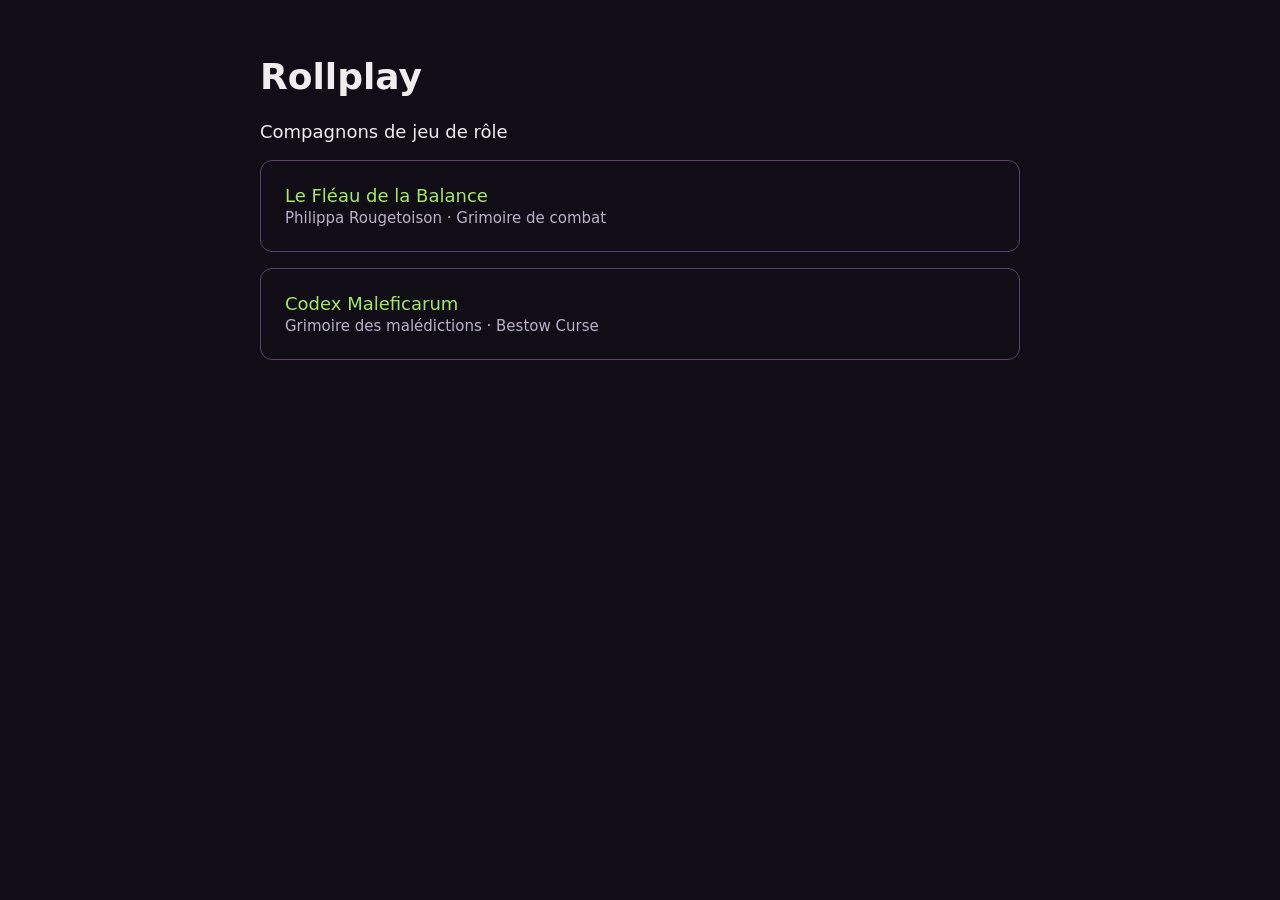
<file: index.html>
<!doctype html><html lang="fr"><meta charset="utf-8"><meta name="viewport" content="width=device-width,initial-scale=1"><title>Rollplay</title><style>body{background:#100d17;color:#eee;font:18px system-ui;max-width:760px;margin:auto;padding:32px}a{display:block;padding:24px;border:1px solid #59436b;border-radius:12px;color:#a5e66b;text-decoration:none}small{color:#bcb0c8}</style><h1>Rollplay</h1><p>Compagnons de jeu de rôle</p><a href="le-fleau-de-la-balance/">Le Fléau de la Balance<br><small>Philippa Rougetoison · Grimoire de combat</small></a><a style="margin-top:16px" href="codex-maleficarum/">Codex Maleficarum<br><small>Grimoire des malédictions · Bestow Curse</small></a></html>
</file>
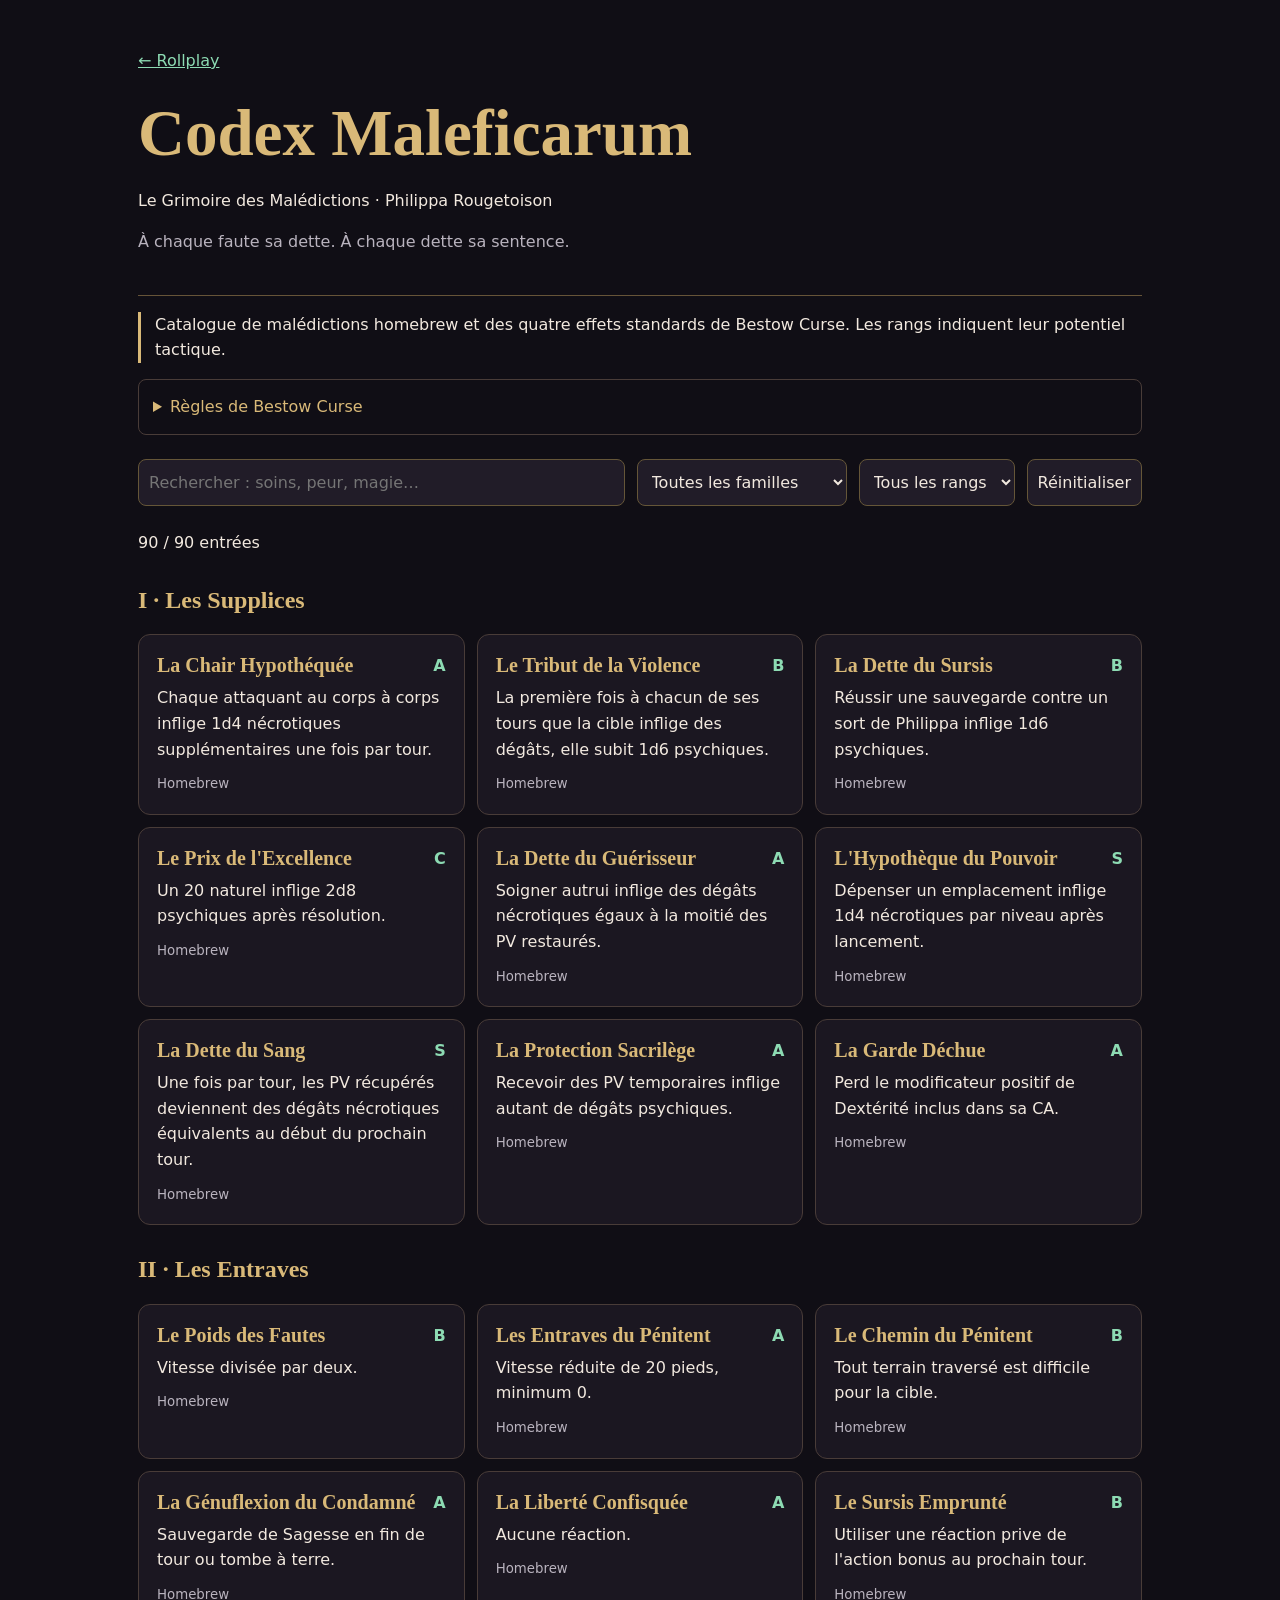
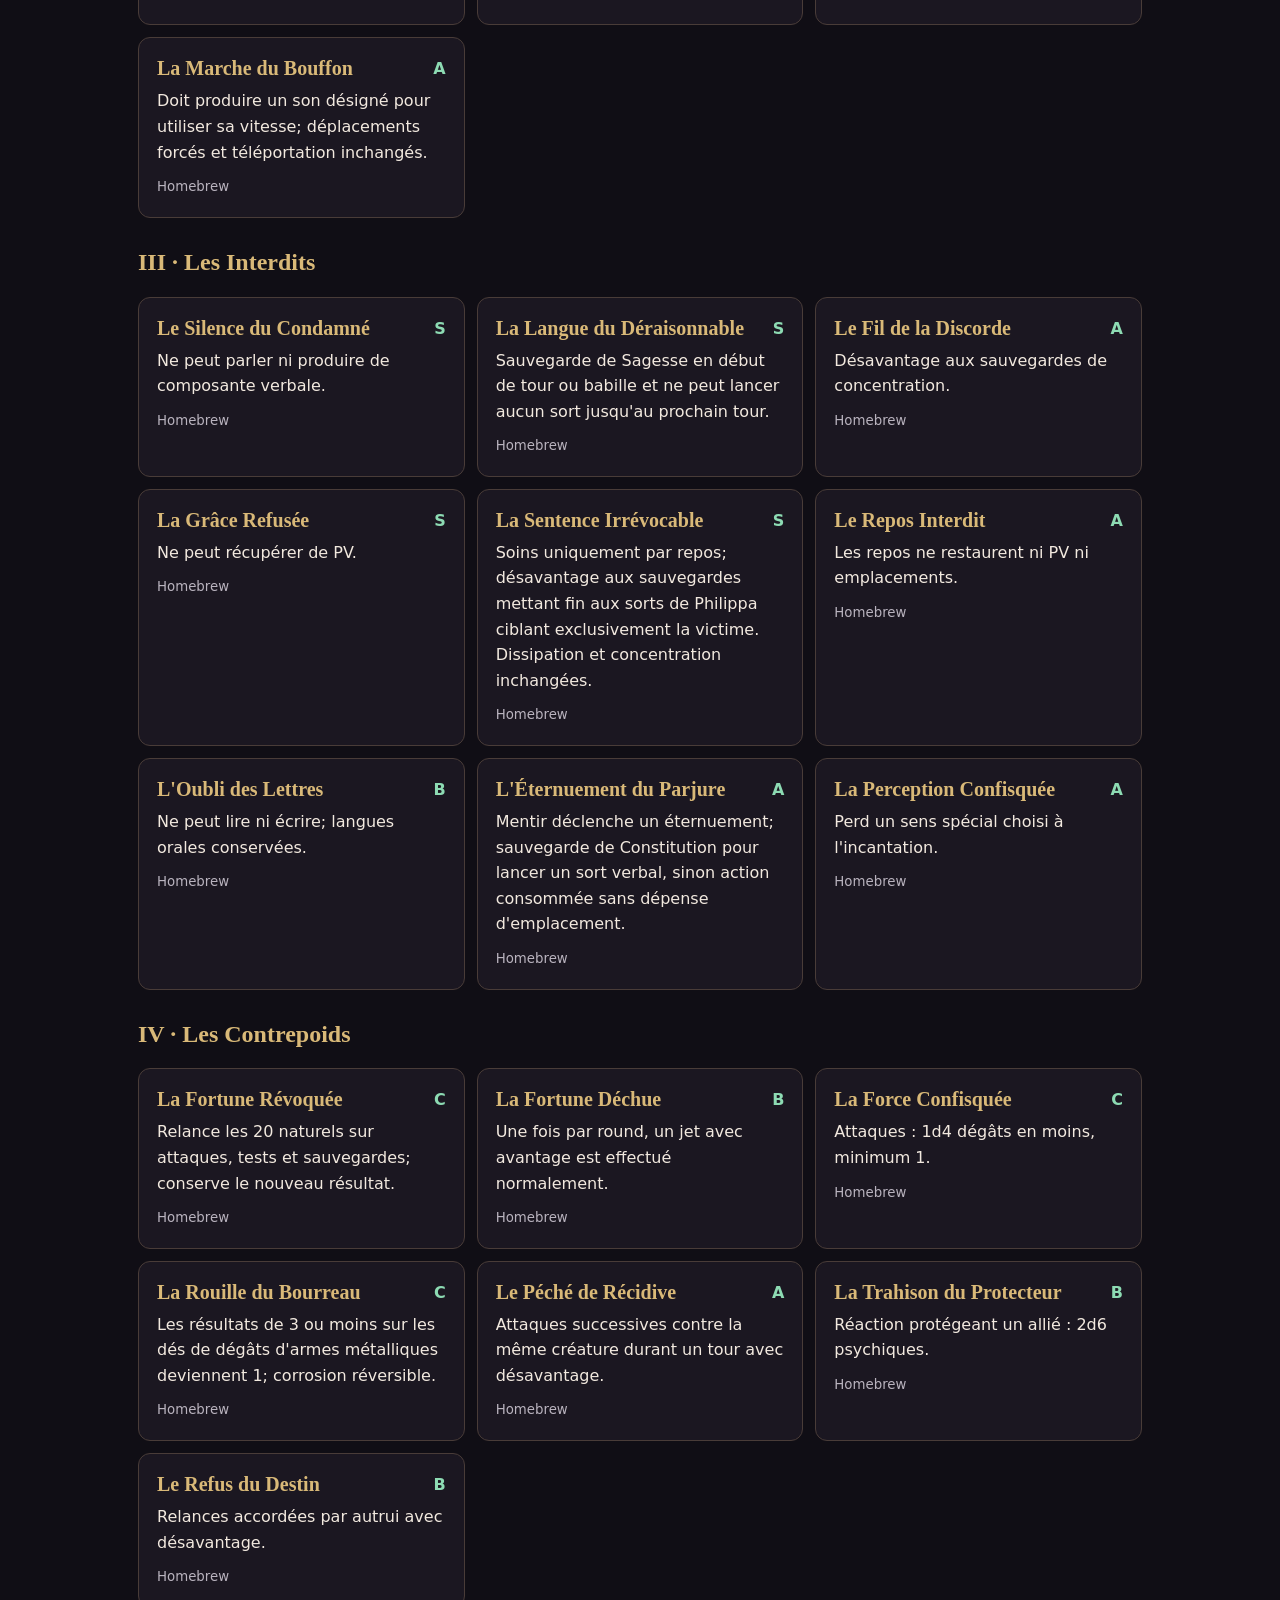
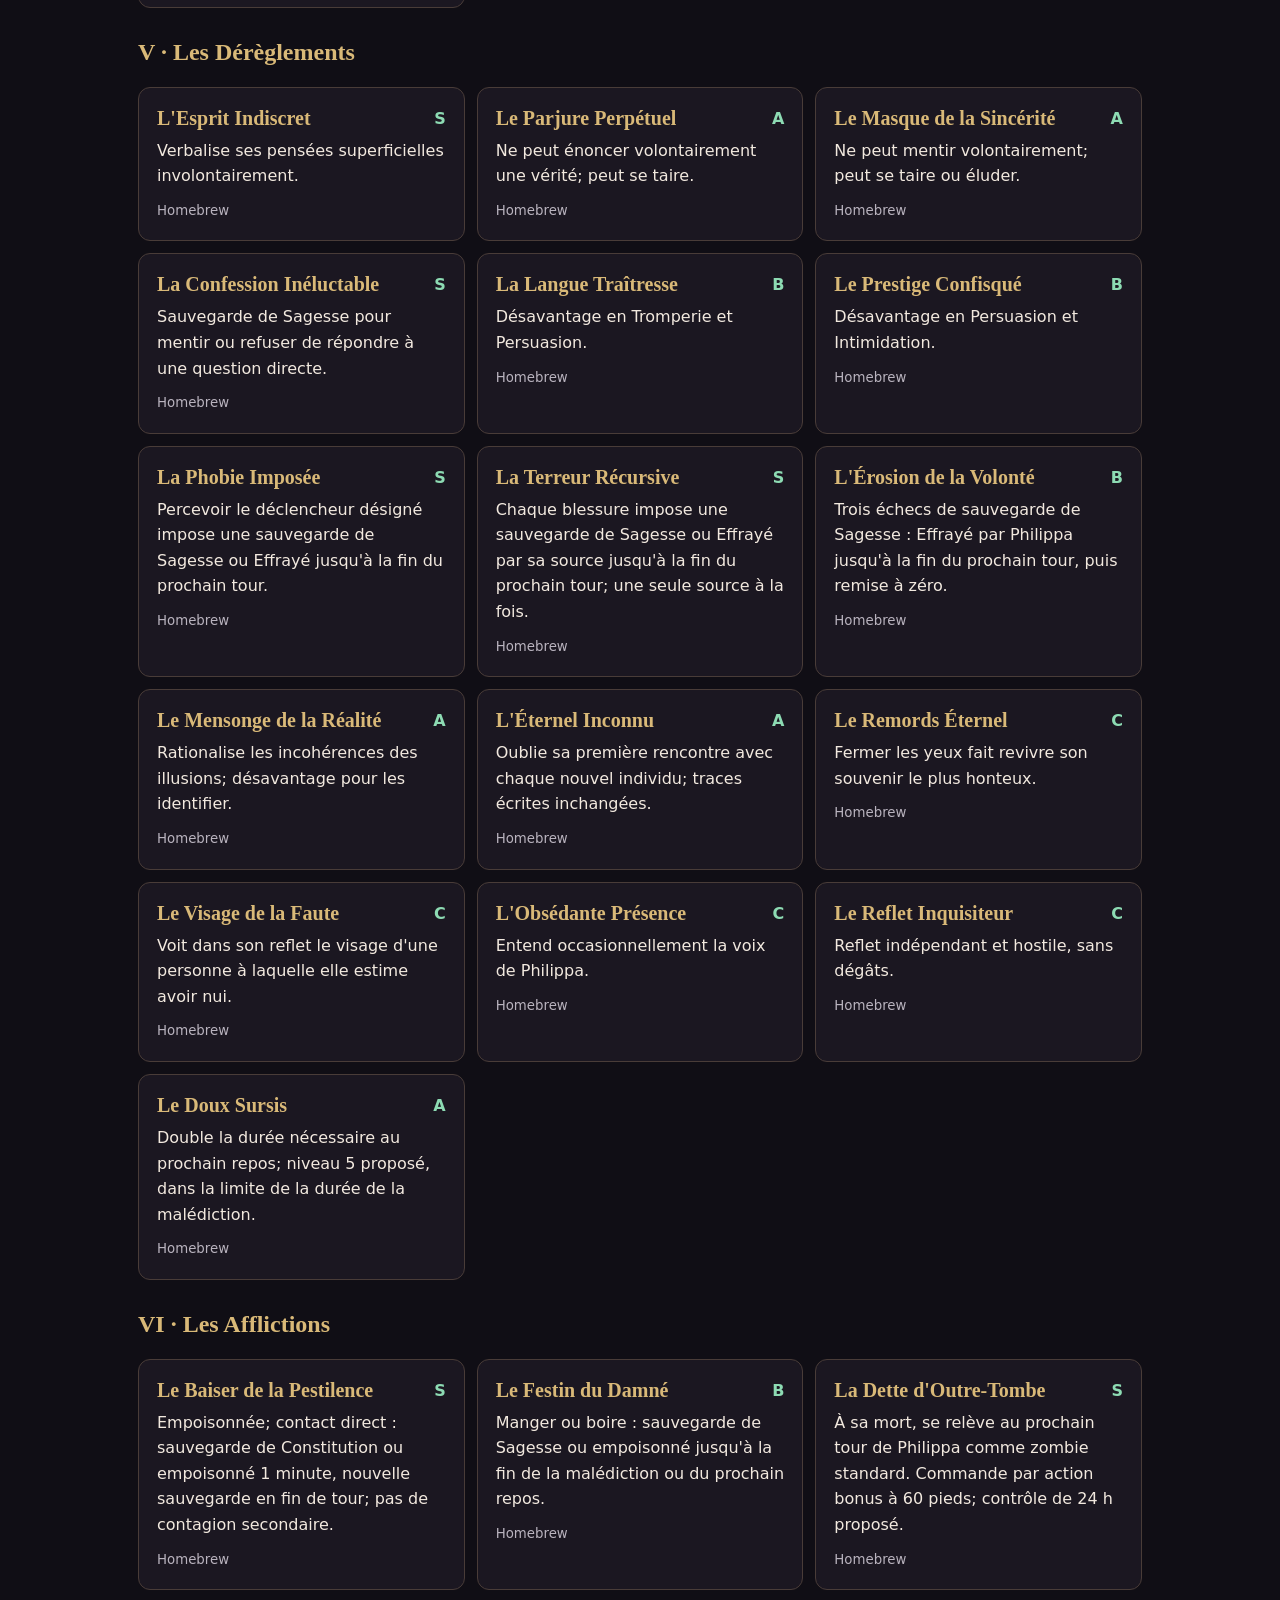
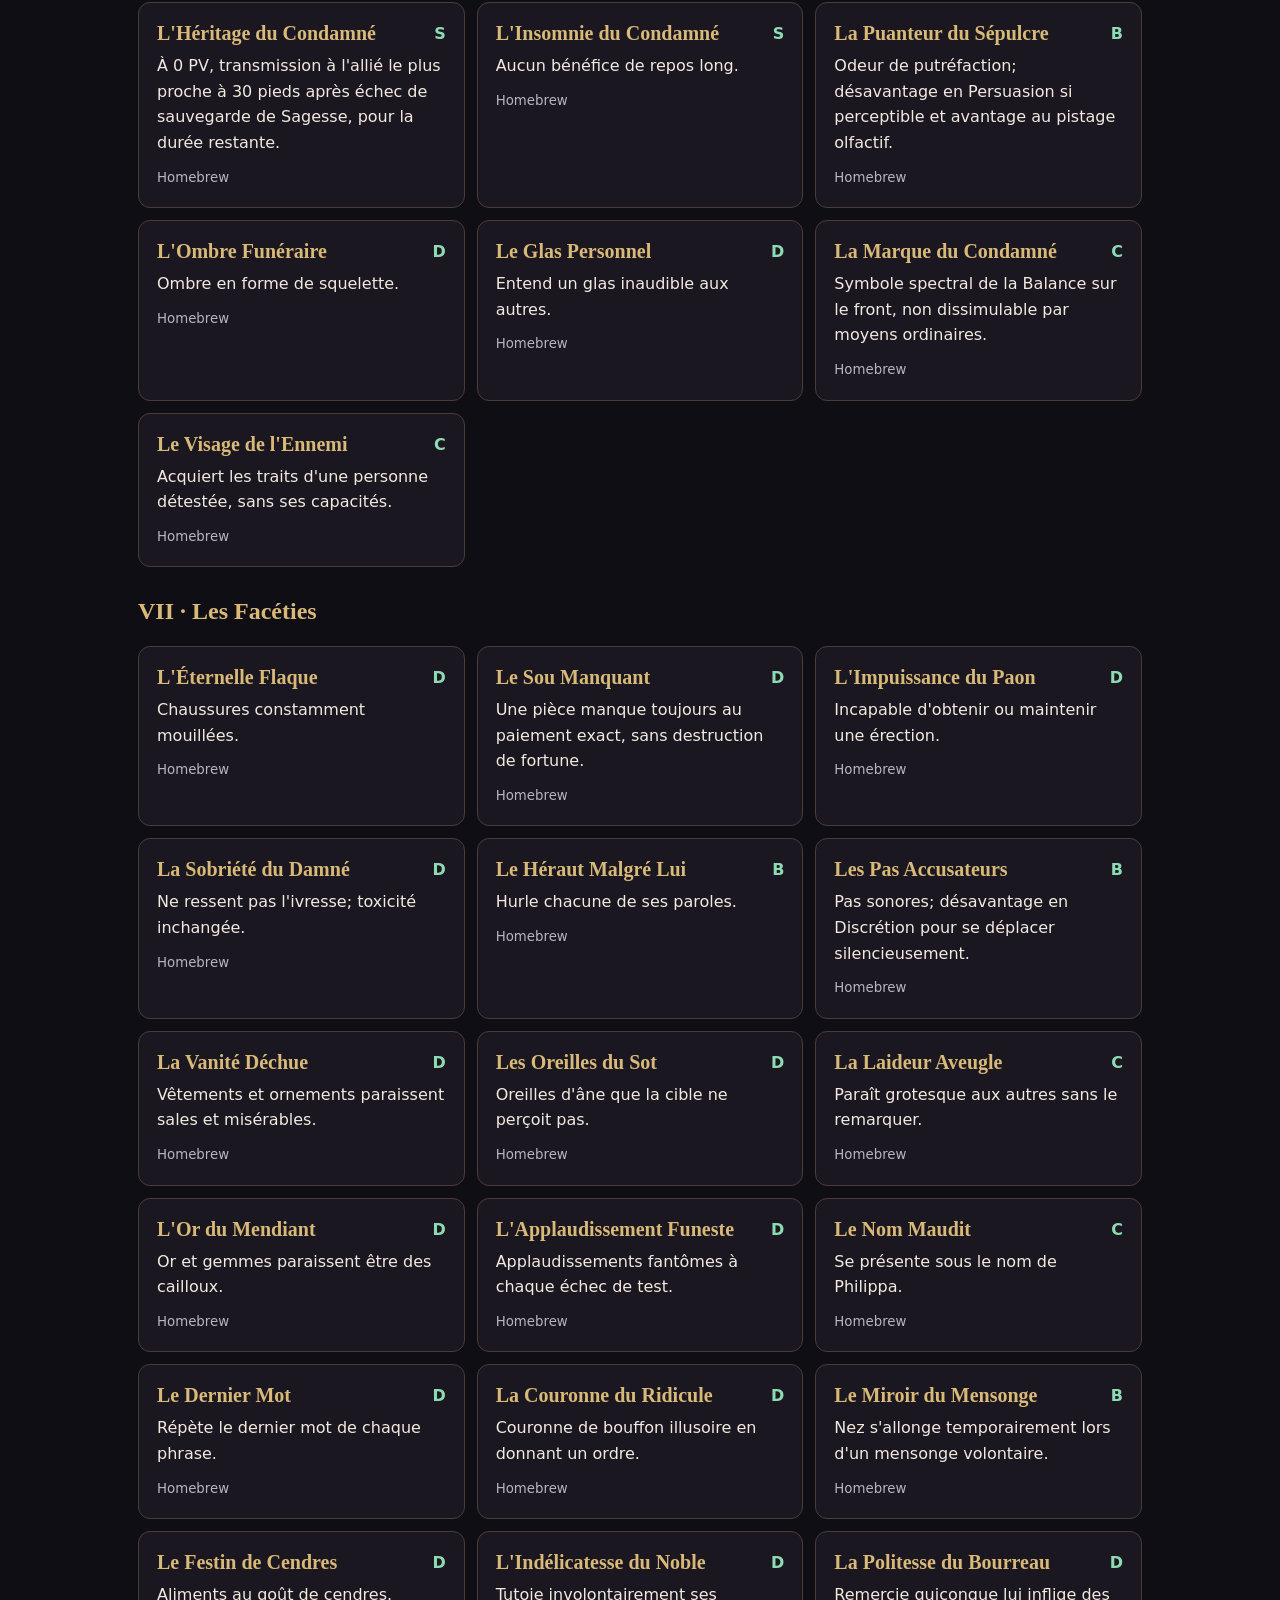
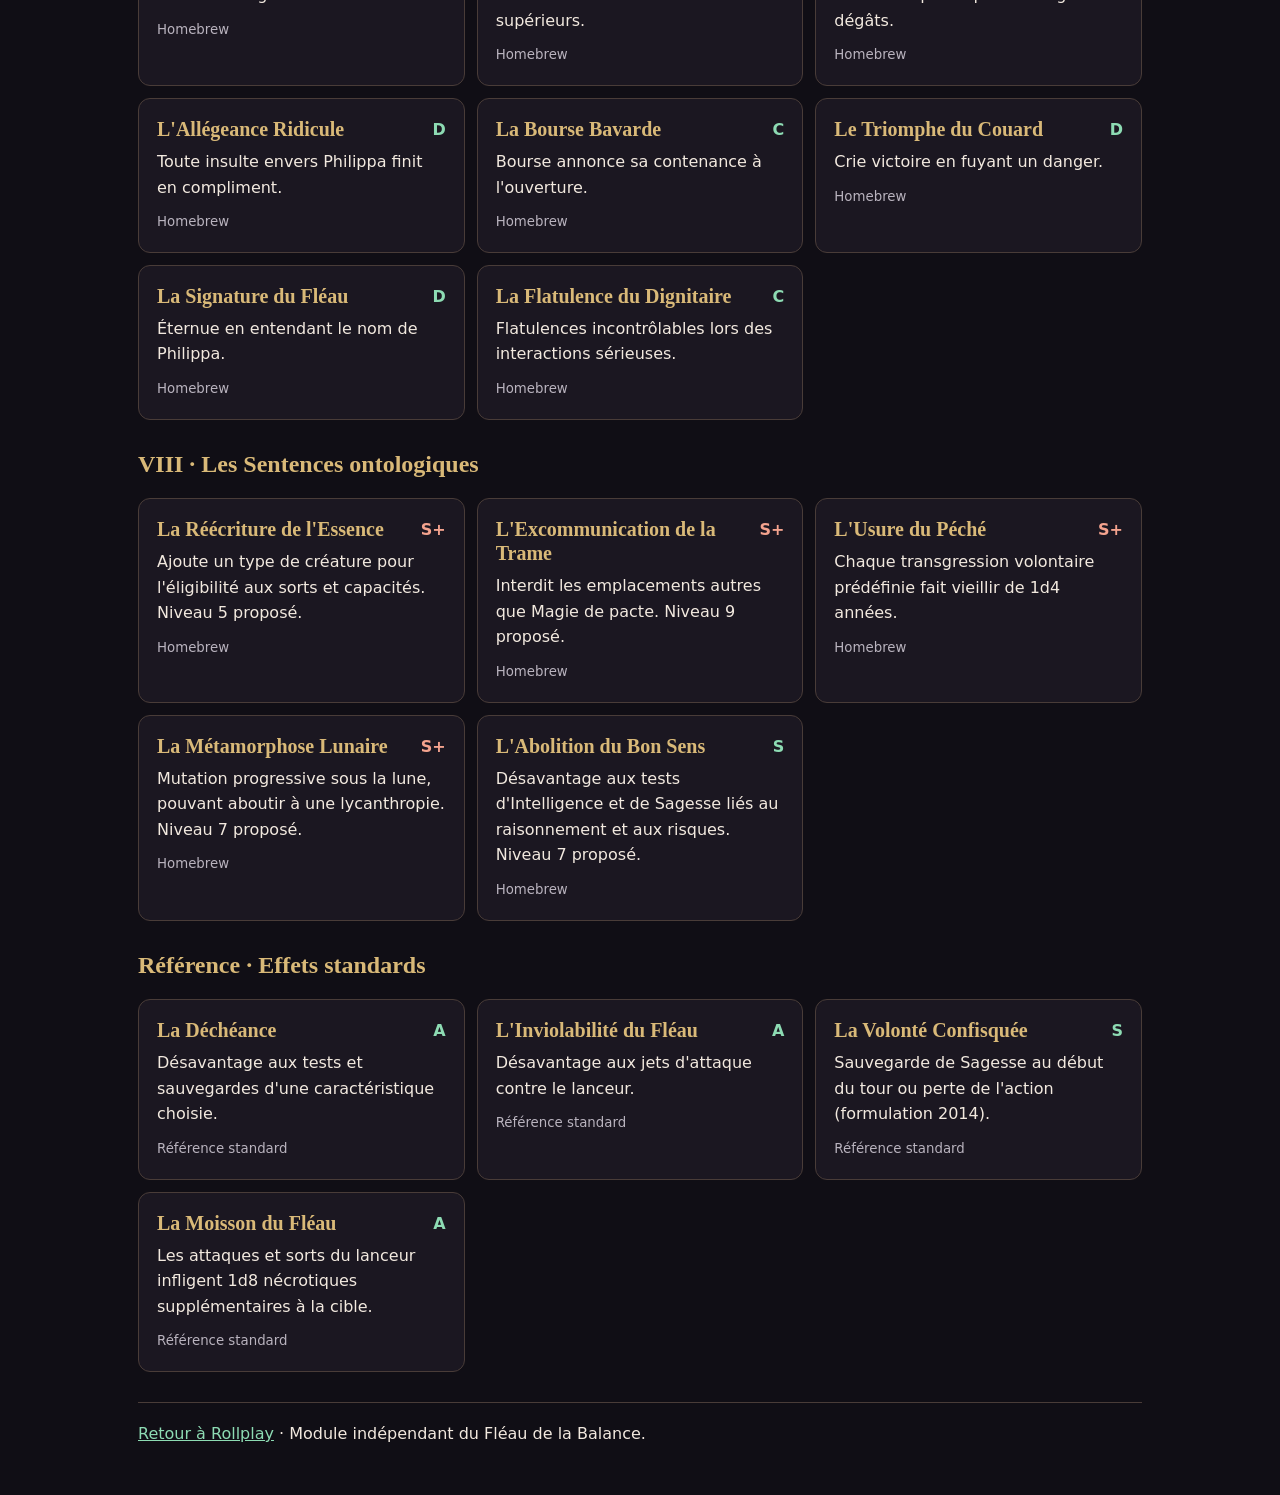
<file: codex-maleficarum/index.html>
<!doctype html><html lang="fr"><head><meta charset="utf-8"><meta name="viewport" content="width=device-width,initial-scale=1"><title>Codex Maleficarum · Rollplay</title><style>:root{color-scheme:dark;--gold:#d9b978;--green:#8ddbb3;--muted:#b9b3be}*{box-sizing:border-box}body{margin:auto;max-width:1100px;padding:clamp(16px,4vw,48px);background:#100e15;color:#f2e9df;font:16px/1.6 system-ui}a{color:var(--green)}h1,h2,h3{font-family:Georgia,serif;color:var(--gold);line-height:1.2}h1{font-size:clamp(34px,6vw,65px);margin:20px 0 8px}header{border-bottom:1px solid #665438;padding-bottom:24px}small,.muted{color:var(--muted)}.filters{display:flex;flex-wrap:wrap;gap:12px;margin:24px 0}input,select,button{font:inherit;padding:10px;border:1px solid #655638;border-radius:8px;background:#211c28;color:#f2e9df}input{flex:1;min-width:210px}button{cursor:pointer}section{margin:30px 0}.cards{display:grid;grid-template-columns:repeat(auto-fit,minmax(min(100%,270px),1fr));gap:12px}article{background:#1b1721;border:1px solid #493c38;border-radius:12px;padding:18px}article h3{margin:0 0 8px;font-size:20px}article p{margin:8px 0}.rank{float:right;color:var(--green);font-weight:bold}.danger{color:#f4a38e}details{border:1px solid #493c38;padding:14px;border-radius:8px}summary{cursor:pointer;color:var(--gold)}.warning{border-left:3px solid var(--gold);padding-left:14px}footer{border-top:1px solid #493c38;padding-top:18px}</style></head><body><header><a href="../">← Rollplay</a><h1>Codex Maleficarum</h1><p>Le Grimoire des Malédictions · Philippa Rougetoison</p><p class="muted">À chaque faute sa dette. À chaque dette sa sentence.</p></header><p class="warning">Catalogue de malédictions homebrew et des quatre effets standards de Bestow Curse. Les rangs indiquent leur potentiel tactique.</p><details><summary>Règles de Bestow Curse</summary><p>Contact, sauvegarde initiale de Sagesse. Niveau 3 : concentration, 1 minute ; niveau 4 : concentration, 10 minutes ; niveaux 5–6 : 8 heures ; niveaux 7–8 : 24 heures ; niveau 9 : jusqu'à dissipation. À partir du niveau 5, pas de concentration. Les effets du même sort ne se cumulent normalement pas. </p><p>S+ : exceptionnelle ; S : majeure ; A : excellente ; B : situationnelle ; C : spécialisée ; D : narrative.</p></details><div class="filters"><input id="q" type="search" placeholder="Rechercher : soins, peur, magie…" aria-label="Rechercher"><select id="family" aria-label="Famille"><option value="">Toutes les familles</option></select><select id="rank" aria-label="Rang"><option value="">Tous les rangs</option></select><button id="reset">Réinitialiser</button></div><p id="count" role="status"></p><main id="results"></main><footer><a href="../">Retour à Rollplay</a> · Module indépendant du Fléau de la Balance.</footer><script>const data=[["Offensif","La Chair Hypothéquée","A","Chaque attaquant au corps à corps inflige 1d4 nécrotiques supplémentaires une fois par tour."],["Offensif","Le Tribut de la Violence","B","La première fois à chacun de ses tours que la cible inflige des dégâts, elle subit 1d6 psychiques."],["Offensif","La Dette du Sursis","B","Réussir une sauvegarde contre un sort de Philippa inflige 1d6 psychiques."],["Offensif","Le Prix de l'Excellence","C","Un 20 naturel inflige 2d8 psychiques après résolution."],["Offensif","La Dette du Guérisseur","A","Soigner autrui inflige des dégâts nécrotiques égaux à la moitié des PV restaurés."],["Offensif","L'Hypothèque du Pouvoir","S","Dépenser un emplacement inflige 1d4 nécrotiques par niveau après lancement."],["Offensif","La Dette du Sang","S","Une fois par tour, les PV récupérés deviennent des dégâts nécrotiques équivalents au début du prochain tour."],["Offensif","La Protection Sacrilège","A","Recevoir des PV temporaires inflige autant de dégâts psychiques."],["Offensif","La Garde Déchue","A","Perd le modificateur positif de Dextérité inclus dans sa CA."],["Contrôle physique","Le Poids des Fautes","B","Vitesse divisée par deux."],["Contrôle physique","Les Entraves du Pénitent","A","Vitesse réduite de 20 pieds, minimum 0."],["Contrôle physique","Le Chemin du Pénitent","B","Tout terrain traversé est difficile pour la cible."],["Contrôle physique","La Génuflexion du Condamné","A","Sauvegarde de Sagesse en fin de tour ou tombe à terre."],["Contrôle physique","La Liberté Confisquée","A","Aucune réaction."],["Contrôle physique","Le Sursis Emprunté","B","Utiliser une réaction prive de l'action bonus au prochain tour."],["Contrôle physique","La Marche du Bouffon","A","Doit produire un son désigné pour utiliser sa vitesse; déplacements forcés et téléportation inchangés."],["Neutralisation","Le Silence du Condamné","S","Ne peut parler ni produire de composante verbale."],["Neutralisation","La Langue du Déraisonnable","S","Sauvegarde de Sagesse en début de tour ou babille et ne peut lancer aucun sort jusqu'au prochain tour."],["Neutralisation","Le Fil de la Discorde","A","Désavantage aux sauvegardes de concentration."],["Neutralisation","La Grâce Refusée","S","Ne peut récupérer de PV."],["Neutralisation","La Sentence Irrévocable","S","Soins uniquement par repos; désavantage aux sauvegardes mettant fin aux sorts de Philippa ciblant exclusivement la victime. Dissipation et concentration inchangées."],["Neutralisation","Le Repos Interdit","A","Les repos ne restaurent ni PV ni emplacements."],["Neutralisation","L'Oubli des Lettres","B","Ne peut lire ni écrire; langues orales conservées."],["Neutralisation","L'Éternuement du Parjure","A","Mentir déclenche un éternuement; sauvegarde de Constitution pour lancer un sort verbal, sinon action consommée sans dépense d'emplacement."],["Neutralisation","La Perception Confisquée","A","Perd un sens spécial choisi à l'incantation."],["Défensif","La Fortune Révoquée","C","Relance les 20 naturels sur attaques, tests et sauvegardes; conserve le nouveau résultat."],["Défensif","La Fortune Déchue","B","Une fois par round, un jet avec avantage est effectué normalement."],["Défensif","La Force Confisquée","C","Attaques : 1d4 dégâts en moins, minimum 1."],["Défensif","La Rouille du Bourreau","C","Les résultats de 3 ou moins sur les dés de dégâts d'armes métalliques deviennent 1; corrosion réversible."],["Défensif","Le Péché de Récidive","A","Attaques successives contre la même créature durant un tour avec désavantage."],["Défensif","La Trahison du Protecteur","B","Réaction protégeant un allié : 2d6 psychiques."],["Défensif","Le Refus du Destin","B","Relances accordées par autrui avec désavantage."],["Mental et social","L'Esprit Indiscret","S","Verbalise ses pensées superficielles involontairement."],["Mental et social","Le Parjure Perpétuel","A","Ne peut énoncer volontairement une vérité; peut se taire."],["Mental et social","Le Masque de la Sincérité","A","Ne peut mentir volontairement; peut se taire ou éluder."],["Mental et social","La Confession Inéluctable","S","Sauvegarde de Sagesse pour mentir ou refuser de répondre à une question directe."],["Mental et social","La Langue Traîtresse","B","Désavantage en Tromperie et Persuasion."],["Mental et social","Le Prestige Confisqué","B","Désavantage en Persuasion et Intimidation."],["Mental et social","La Phobie Imposée","S","Percevoir le déclencheur désigné impose une sauvegarde de Sagesse ou Effrayé jusqu'à la fin du prochain tour."],["Mental et social","La Terreur Récursive","S","Chaque blessure impose une sauvegarde de Sagesse ou Effrayé par sa source jusqu'à la fin du prochain tour; une seule source à la fois."],["Mental et social","L'Érosion de la Volonté","B","Trois échecs de sauvegarde de Sagesse : Effrayé par Philippa jusqu'à la fin du prochain tour, puis remise à zéro."],["Mental et social","Le Mensonge de la Réalité","A","Rationalise les incohérences des illusions; désavantage pour les identifier."],["Mental et social","L'Éternel Inconnu","A","Oublie sa première rencontre avec chaque nouvel individu; traces écrites inchangées."],["Mental et social","Le Remords Éternel","C","Fermer les yeux fait revivre son souvenir le plus honteux."],["Mental et social","Le Visage de la Faute","C","Voit dans son reflet le visage d'une personne à laquelle elle estime avoir nui."],["Mental et social","L'Obsédante Présence","C","Entend occasionnellement la voix de Philippa."],["Mental et social","Le Reflet Inquisiteur","C","Reflet indépendant et hostile, sans dégâts."],["Mental et social","Le Doux Sursis","A","Double la durée nécessaire au prochain repos; niveau 5 proposé, dans la limite de la durée de la malédiction."],["Funéraire et corporel","Le Baiser de la Pestilence","S","Empoisonnée; contact direct : sauvegarde de Constitution ou empoisonné 1 minute, nouvelle sauvegarde en fin de tour; pas de contagion secondaire."],["Funéraire et corporel","Le Festin du Damné","B","Manger ou boire : sauvegarde de Sagesse ou empoisonné jusqu'à la fin de la malédiction ou du prochain repos."],["Funéraire et corporel","La Dette d'Outre-Tombe","S","À sa mort, se relève au prochain tour de Philippa comme zombie standard. Commande par action bonus à 60 pieds; contrôle de 24 h proposé."],["Funéraire et corporel","L'Héritage du Condamné","S","À 0 PV, transmission à l'allié le plus proche à 30 pieds après échec de sauvegarde de Sagesse, pour la durée restante."],["Funéraire et corporel","L'Insomnie du Condamné","S","Aucun bénéfice de repos long."],["Funéraire et corporel","La Puanteur du Sépulcre","B","Odeur de putréfaction; désavantage en Persuasion si perceptible et avantage au pistage olfactif."],["Funéraire et corporel","L'Ombre Funéraire","D","Ombre en forme de squelette."],["Funéraire et corporel","Le Glas Personnel","D","Entend un glas inaudible aux autres."],["Funéraire et corporel","La Marque du Condamné","C","Symbole spectral de la Balance sur le front, non dissimulable par moyens ordinaires."],["Funéraire et corporel","Le Visage de l'Ennemi","C","Acquiert les traits d'une personne détestée, sans ses capacités."],["Roleplay","L'Éternelle Flaque","D","Chaussures constamment mouillées."],["Roleplay","Le Sou Manquant","D","Une pièce manque toujours au paiement exact, sans destruction de fortune."],["Roleplay","L'Impuissance du Paon","D","Incapable d'obtenir ou maintenir une érection."],["Roleplay","La Sobriété du Damné","D","Ne ressent pas l'ivresse; toxicité inchangée."],["Roleplay","Le Héraut Malgré Lui","B","Hurle chacune de ses paroles."],["Roleplay","Les Pas Accusateurs","B","Pas sonores; désavantage en Discrétion pour se déplacer silencieusement."],["Roleplay","La Vanité Déchue","D","Vêtements et ornements paraissent sales et misérables."],["Roleplay","Les Oreilles du Sot","D","Oreilles d'âne que la cible ne perçoit pas."],["Roleplay","La Laideur Aveugle","C","Paraît grotesque aux autres sans le remarquer."],["Roleplay","L'Or du Mendiant","D","Or et gemmes paraissent être des cailloux."],["Roleplay","L'Applaudissement Funeste","D","Applaudissements fantômes à chaque échec de test."],["Roleplay","Le Nom Maudit","C","Se présente sous le nom de Philippa."],["Roleplay","Le Dernier Mot","D","Répète le dernier mot de chaque phrase."],["Roleplay","La Couronne du Ridicule","D","Couronne de bouffon illusoire en donnant un ordre."],["Roleplay","Le Miroir du Mensonge","B","Nez s'allonge temporairement lors d'un mensonge volontaire."],["Roleplay","Le Festin de Cendres","D","Aliments au goût de cendres."],["Roleplay","L'Indélicatesse du Noble","D","Tutoie involontairement ses supérieurs."],["Roleplay","La Politesse du Bourreau","D","Remercie quiconque lui inflige des dégâts."],["Roleplay","L'Allégeance Ridicule","D","Toute insulte envers Philippa finit en compliment."],["Roleplay","La Bourse Bavarde","C","Bourse annonce sa contenance à l'ouverture."],["Roleplay","Le Triomphe du Couard","D","Crie victoire en fuyant un danger."],["Roleplay","La Signature du Fléau","D","Éternue en entendant le nom de Philippa."],["Roleplay","La Flatulence du Dignitaire","C","Flatulences incontrôlables lors des interactions sérieuses."],["Ontologique","La Réécriture de l'Essence","S+","Ajoute un type de créature pour l'éligibilité aux sorts et capacités. Niveau 5 proposé."],["Ontologique","L'Excommunication de la Trame","S+","Interdit les emplacements autres que Magie de pacte. Niveau 9 proposé."],["Ontologique","L'Usure du Péché","S+","Chaque transgression volontaire prédéfinie fait vieillir de 1d4 années."],["Ontologique","La Métamorphose Lunaire","S+","Mutation progressive sous la lune, pouvant aboutir à une lycanthropie. Niveau 7 proposé."],["Ontologique","L'Abolition du Bon Sens","S","Désavantage aux tests d'Intelligence et de Sagesse liés au raisonnement et aux risques. Niveau 7 proposé."],["Officiel","La Déchéance","A","Désavantage aux tests et sauvegardes d'une caractéristique choisie."],["Officiel","L'Inviolabilité du Fléau","A","Désavantage aux jets d'attaque contre le lanceur."],["Officiel","La Volonté Confisquée","S","Sauvegarde de Sagesse au début du tour ou perte de l'action (formulation 2014)."],["Officiel","La Moisson du Fléau","A","Les attaques et sorts du lanceur infligent 1d8 nécrotiques supplémentaires à la cible."]];const names={"Offensif":"I · Les Supplices","Contrôle physique":"II · Les Entraves","Neutralisation":"III · Les Interdits","Défensif":"IV · Les Contrepoids","Mental et social":"V · Les Dérèglements","Funéraire et corporel":"VI · Les Afflictions","Roleplay":"VII · Les Facéties","Ontologique":"VIII · Les Sentences ontologiques","Officiel":"Référence · Effets standards"};const el=id=>document.getElementById(id);const norm=s=>s.normalize("NFD").replace(/[\u0300-\u036f]/g,"").toLowerCase();for(const f of Object.keys(names))el("family").add(new Option(f,f));for(const r of ["S+","S","A","B","C","D"])el("rank").add(new Option(r,r));function node(tag,txt,cls){const e=document.createElement(tag);if(txt)e.textContent=txt;if(cls)e.className=cls;return e}function render(){const rows=data.filter(x=>(!el("family").value||x[0]===el("family").value)&&(!el("rank").value||x[2]===el("rank").value)&&norm(x.join(" ")).includes(norm(el("q").value)));el("count").textContent=rows.length+" / "+data.length+" entrées";el("results").replaceChildren();for(const f of Object.keys(names)){const subset=rows.filter(x=>x[0]===f);if(!subset.length)continue;const section=node("section");section.append(node("h2",names[f]));const grid=node("div","","cards");for(const x of subset){const card=node("article");card.append(node("span",x[2],"rank"+(x[2]==="S+"?" danger":"")),node("h3",x[1]),node("p",x[3]),node("small",f==="Officiel"?"Référence standard":"Homebrew"));grid.append(card)}section.append(grid);el("results").append(section)}if(!rows.length)el("results").append(node("p","Aucun résultat."))}for(const id of ["q","family","rank"])el(id).addEventListener("input",render);el("reset").onclick=()=>{for(const id of ["q","family","rank"])el(id).value="";render()};render();</script></body></html>
</file>
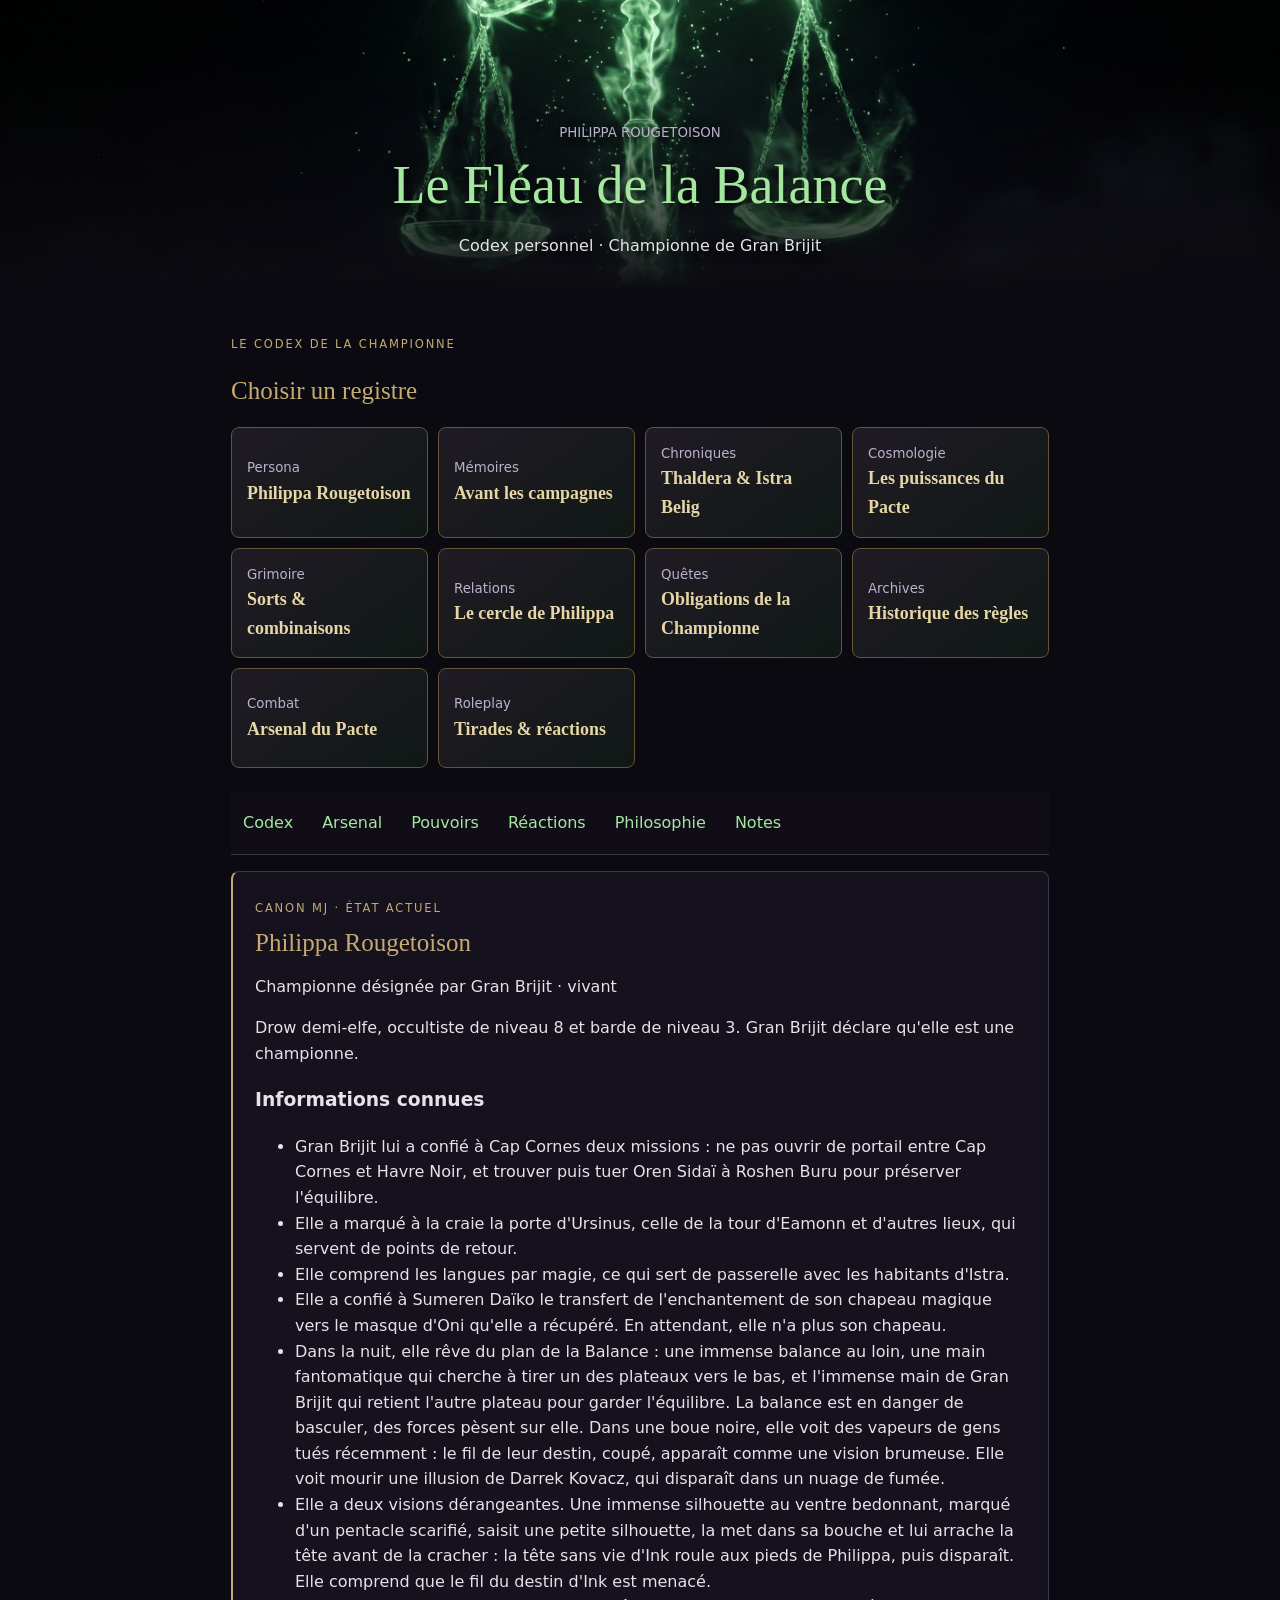
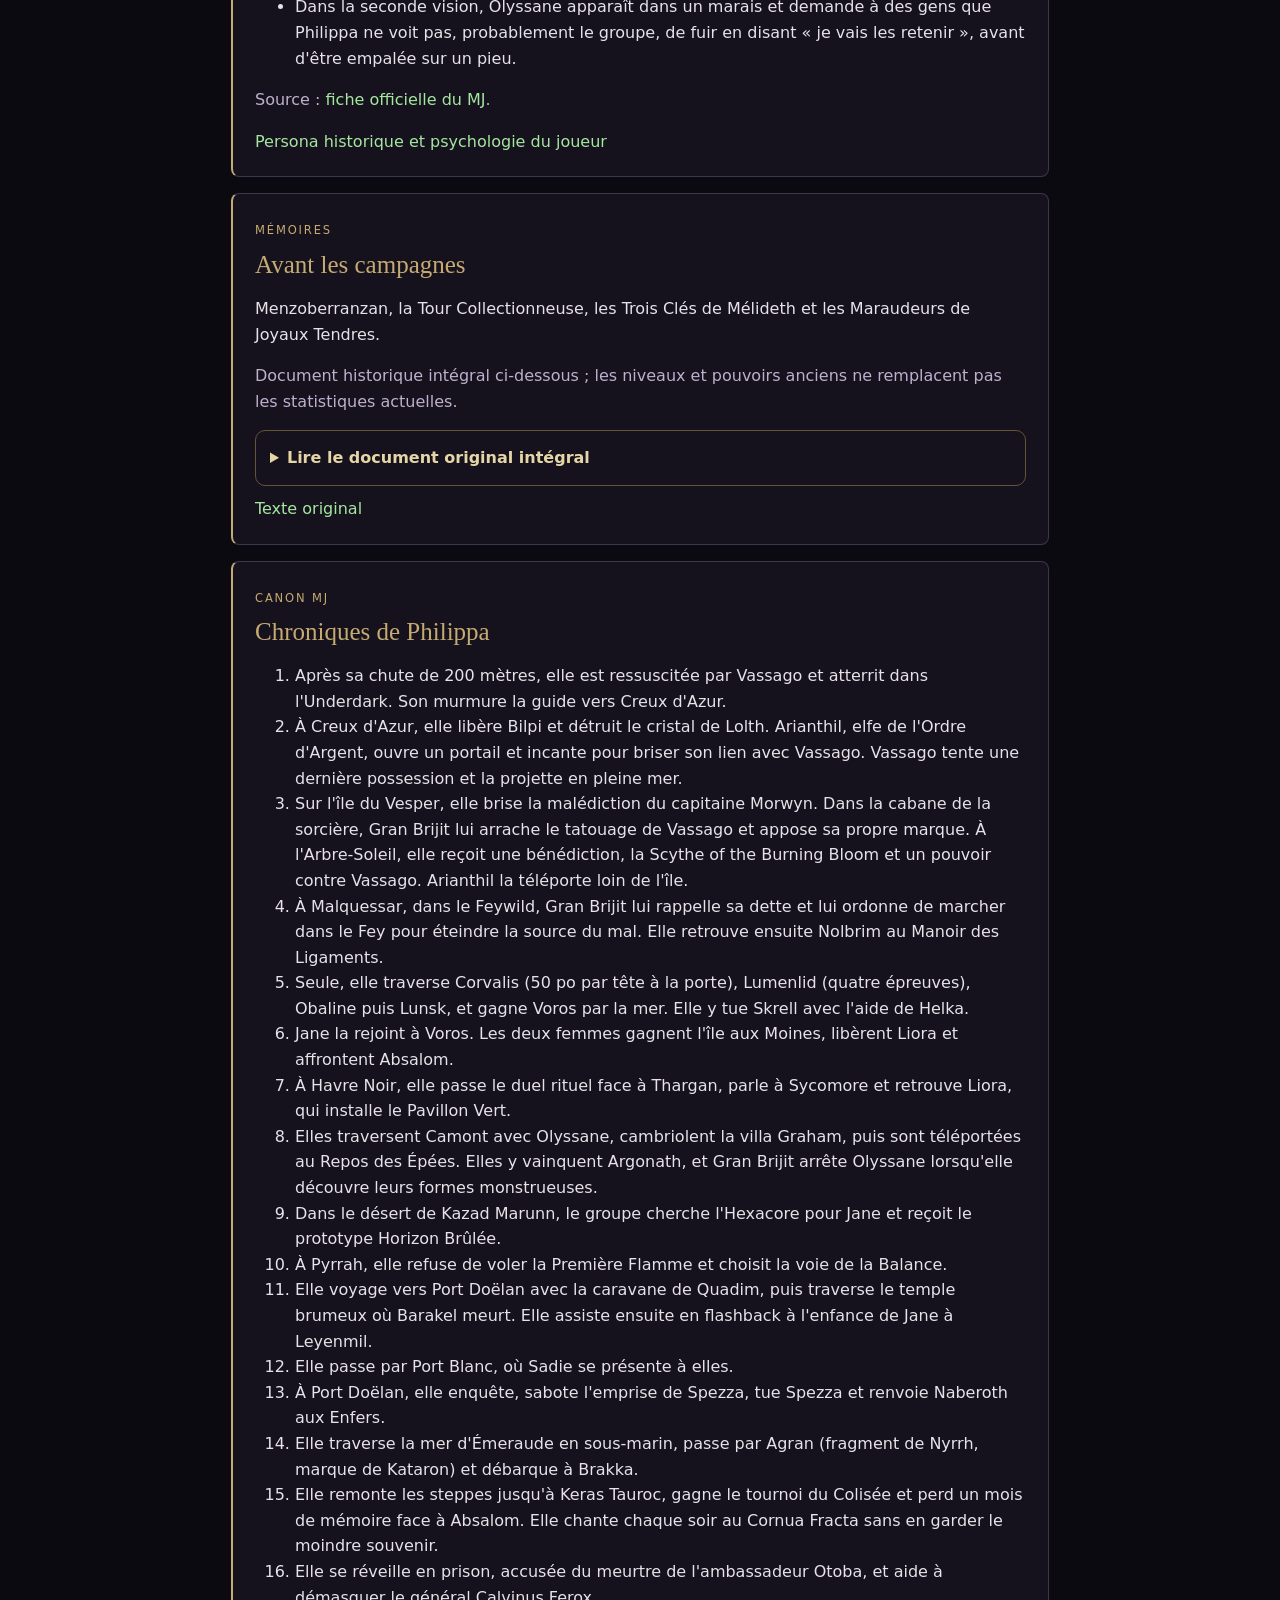
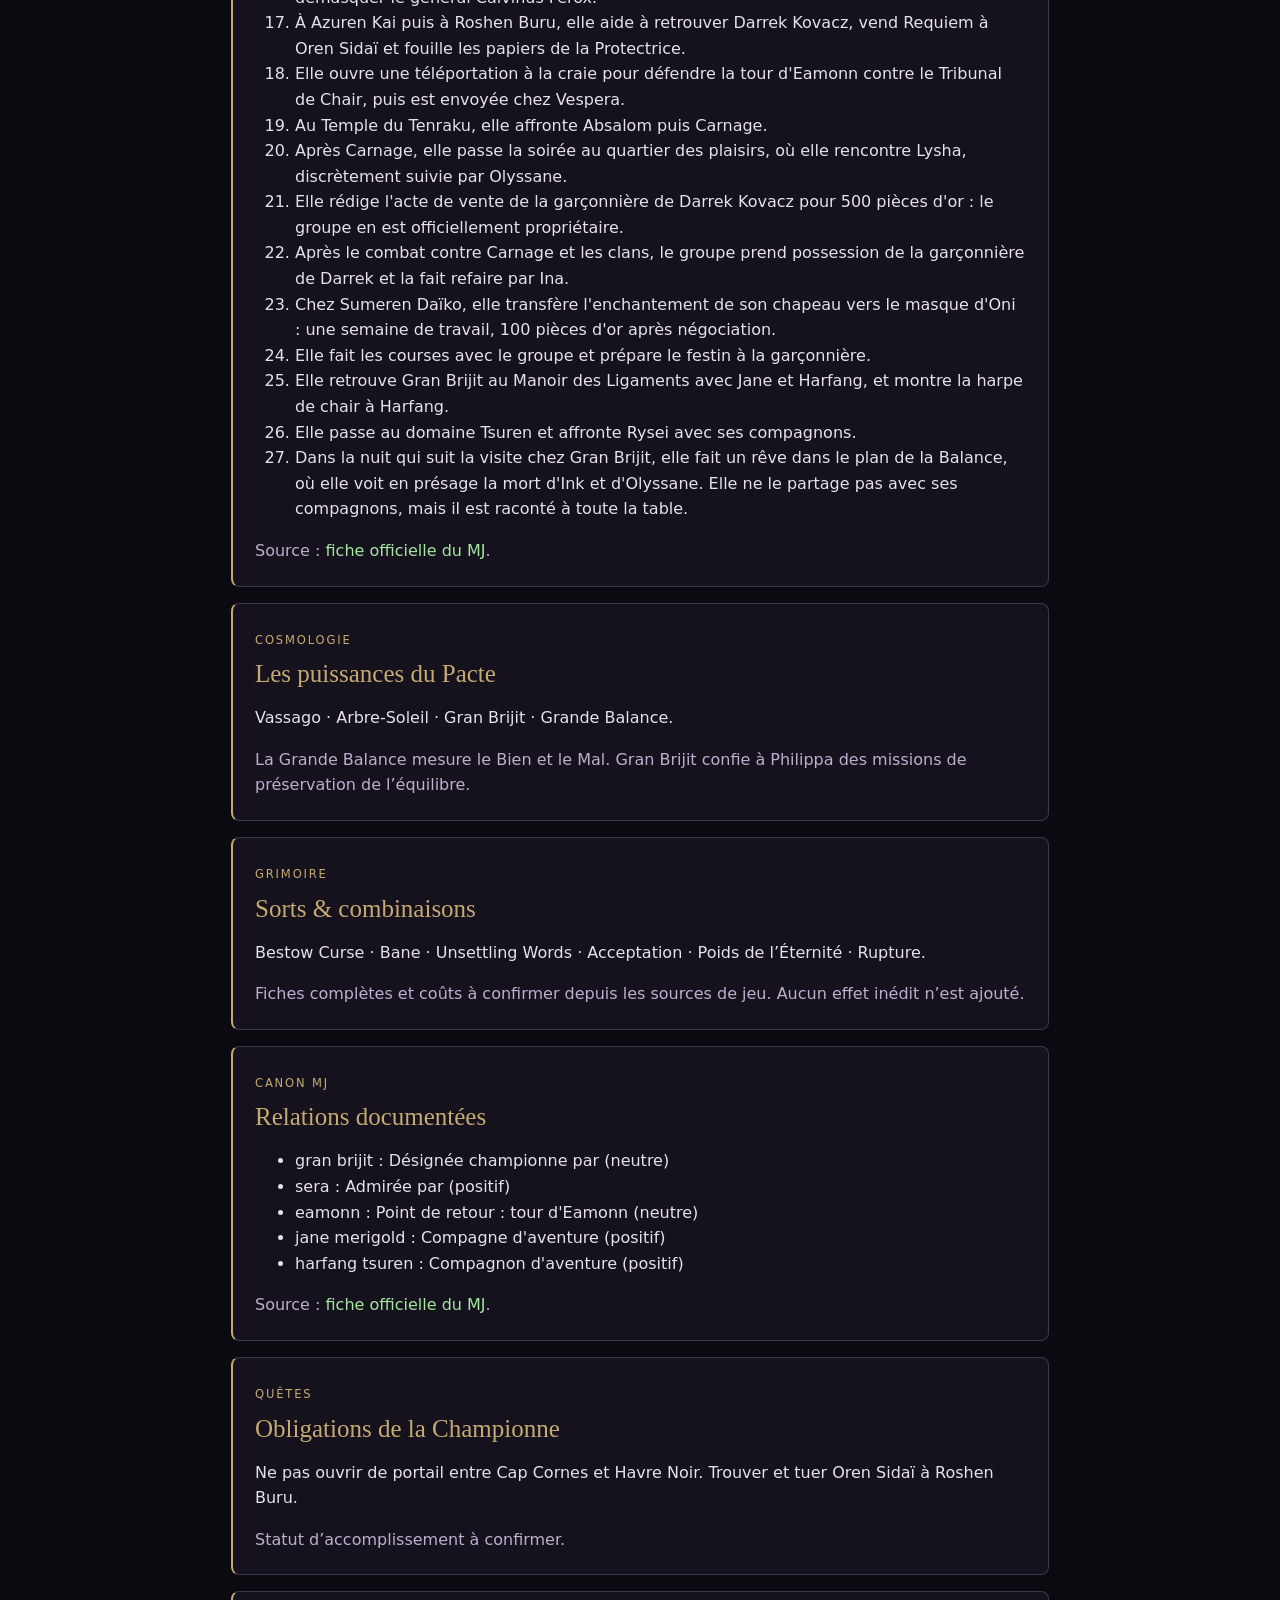
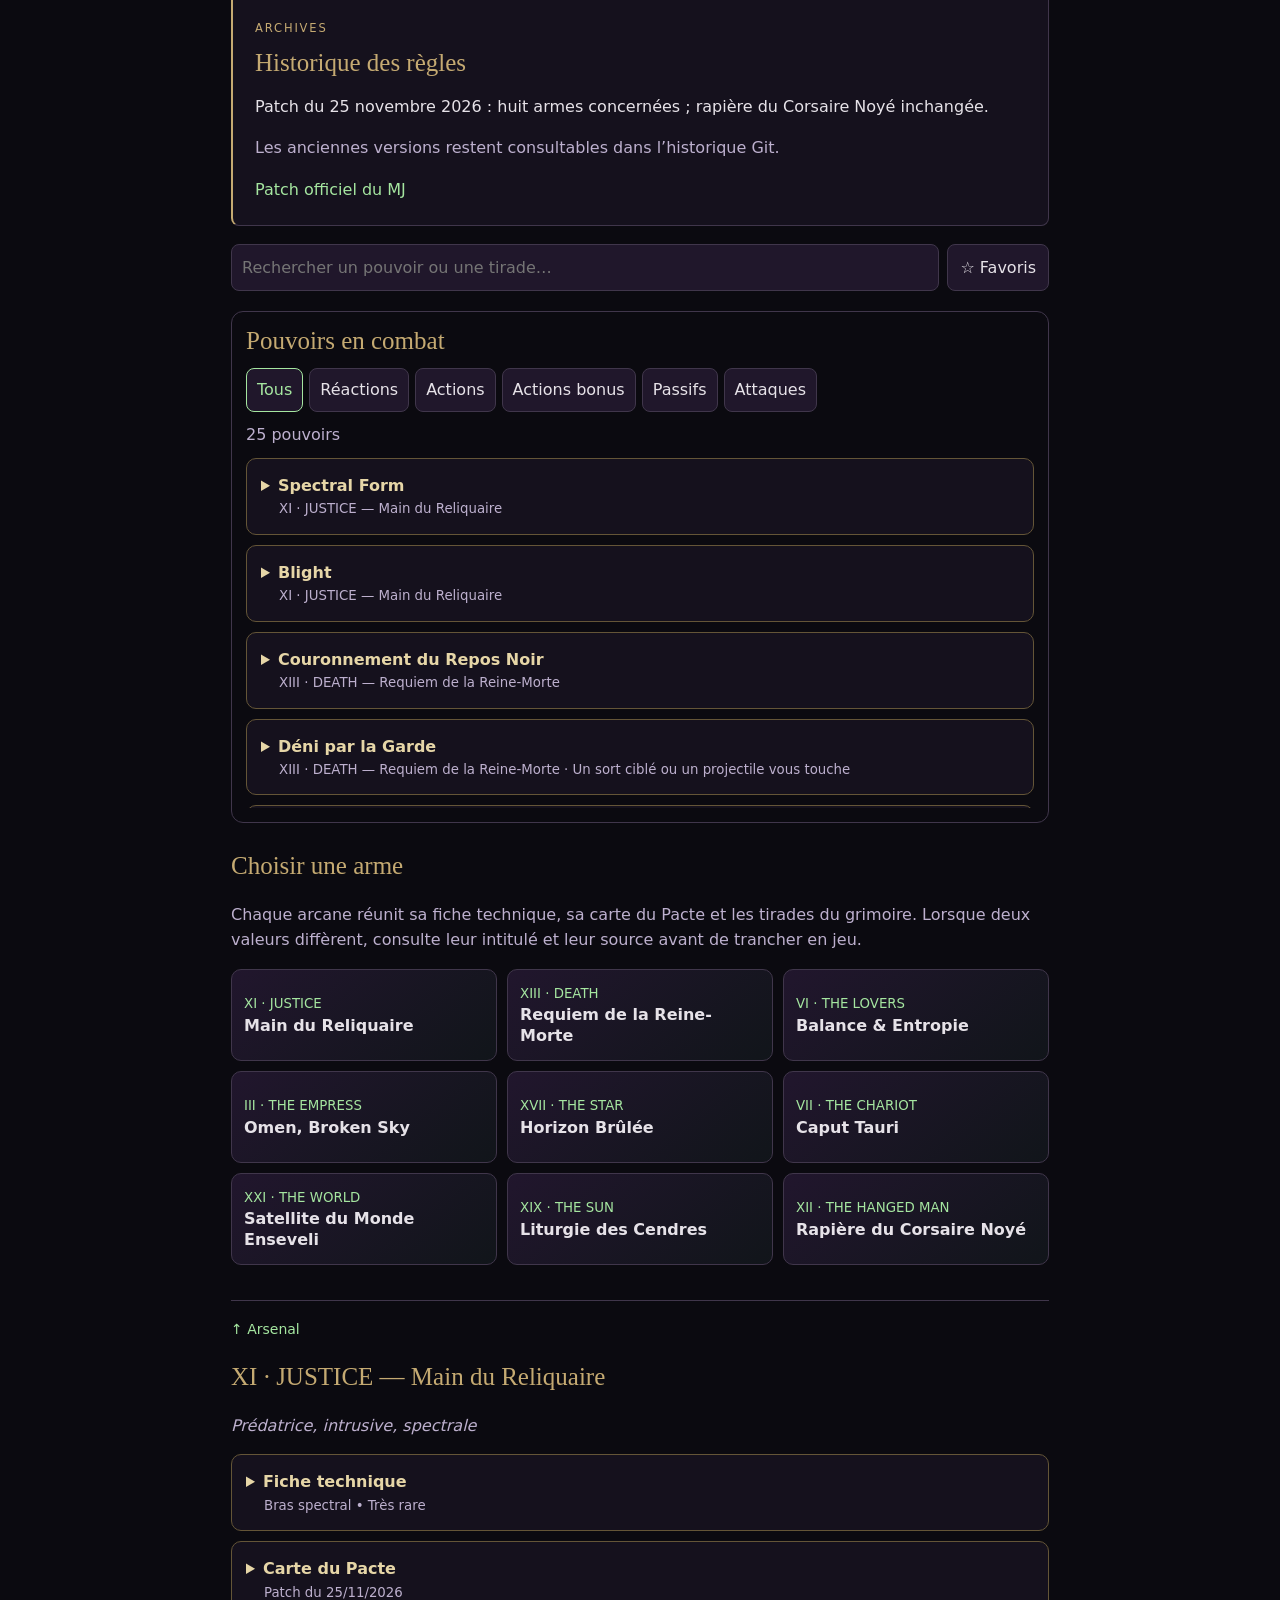
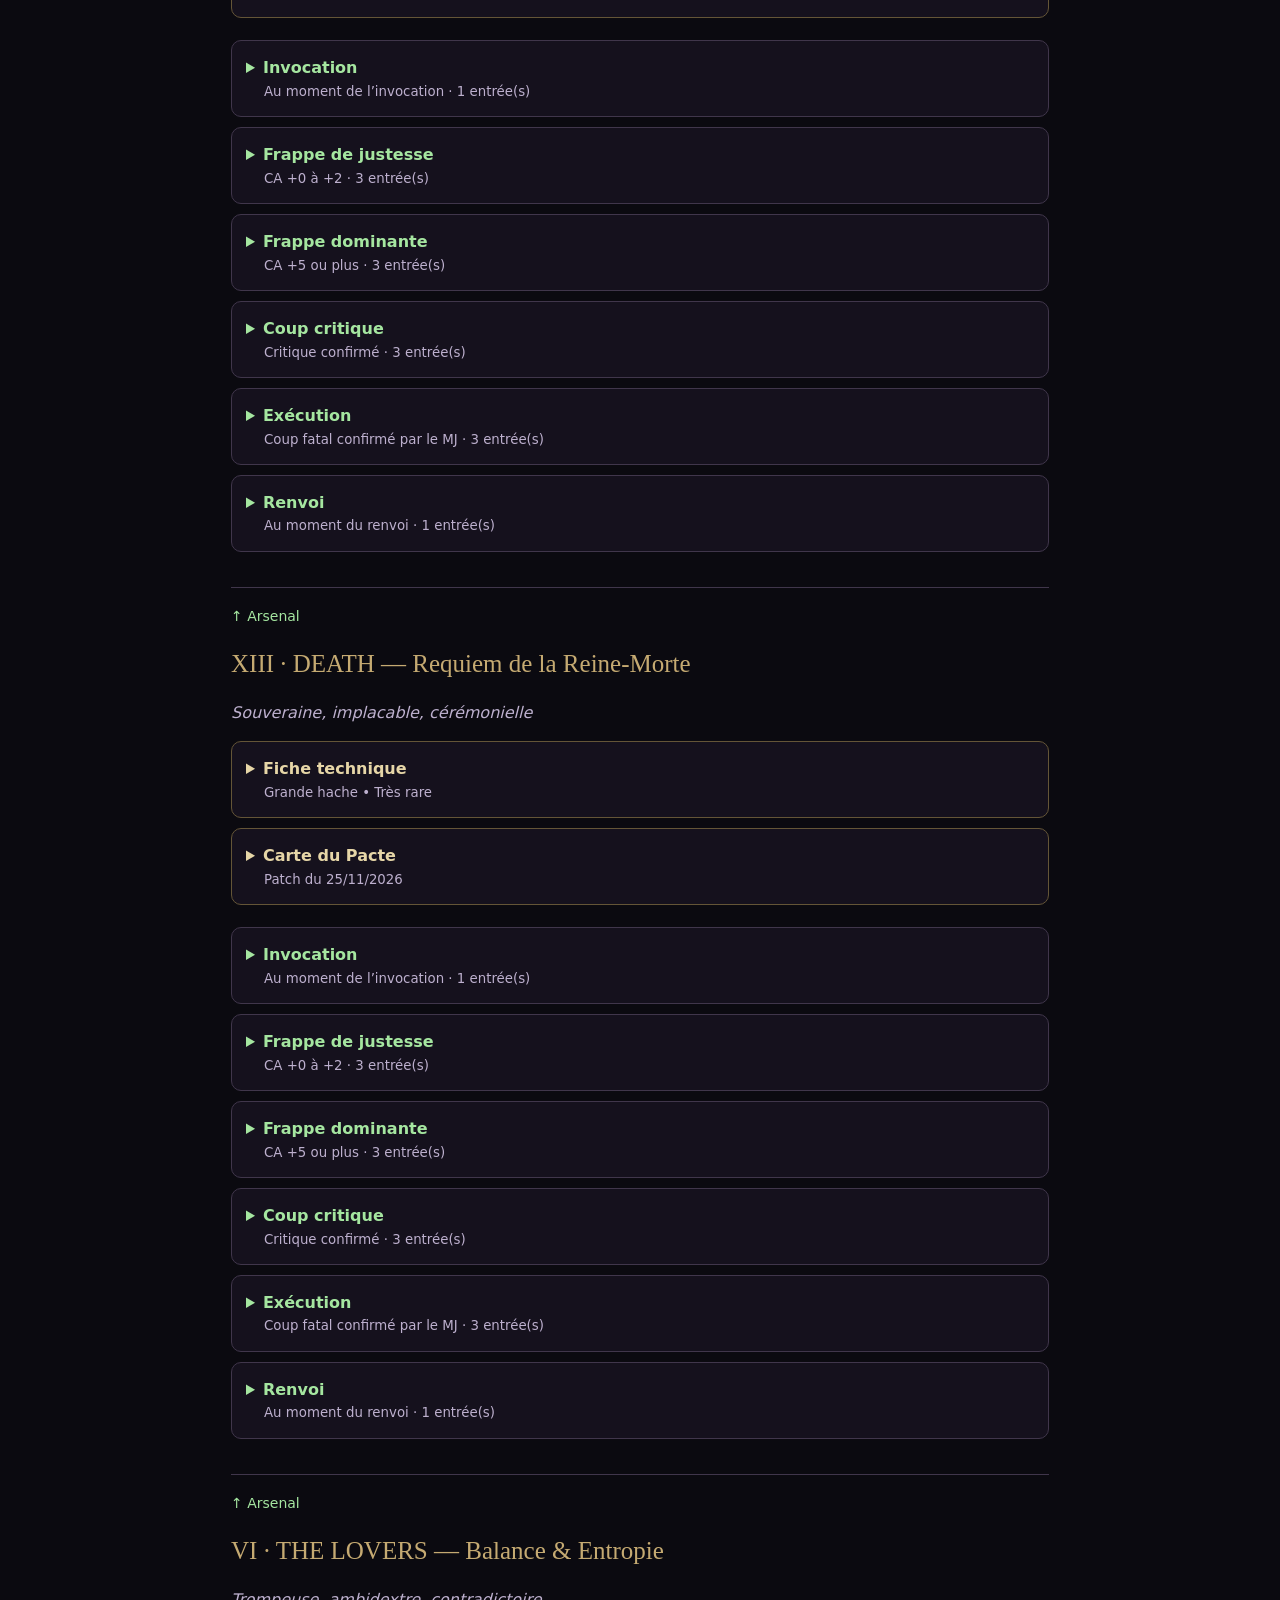
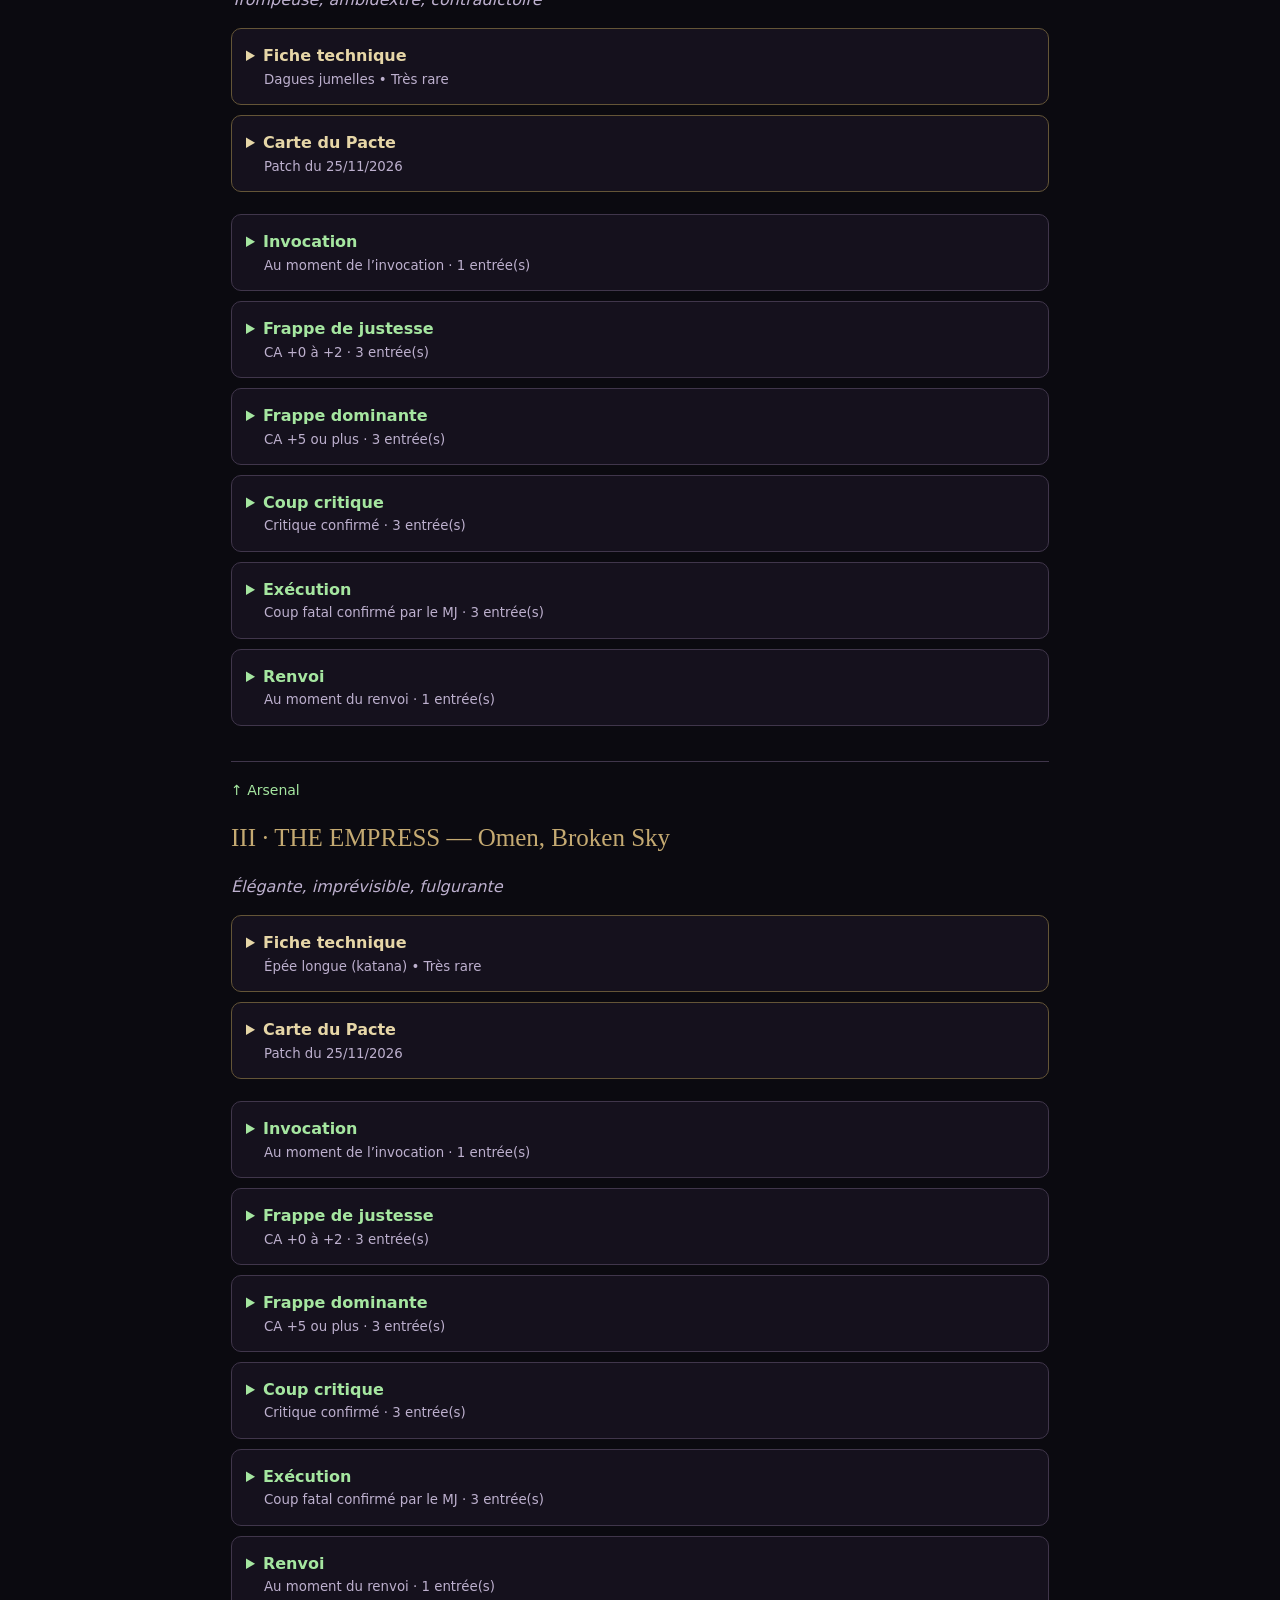
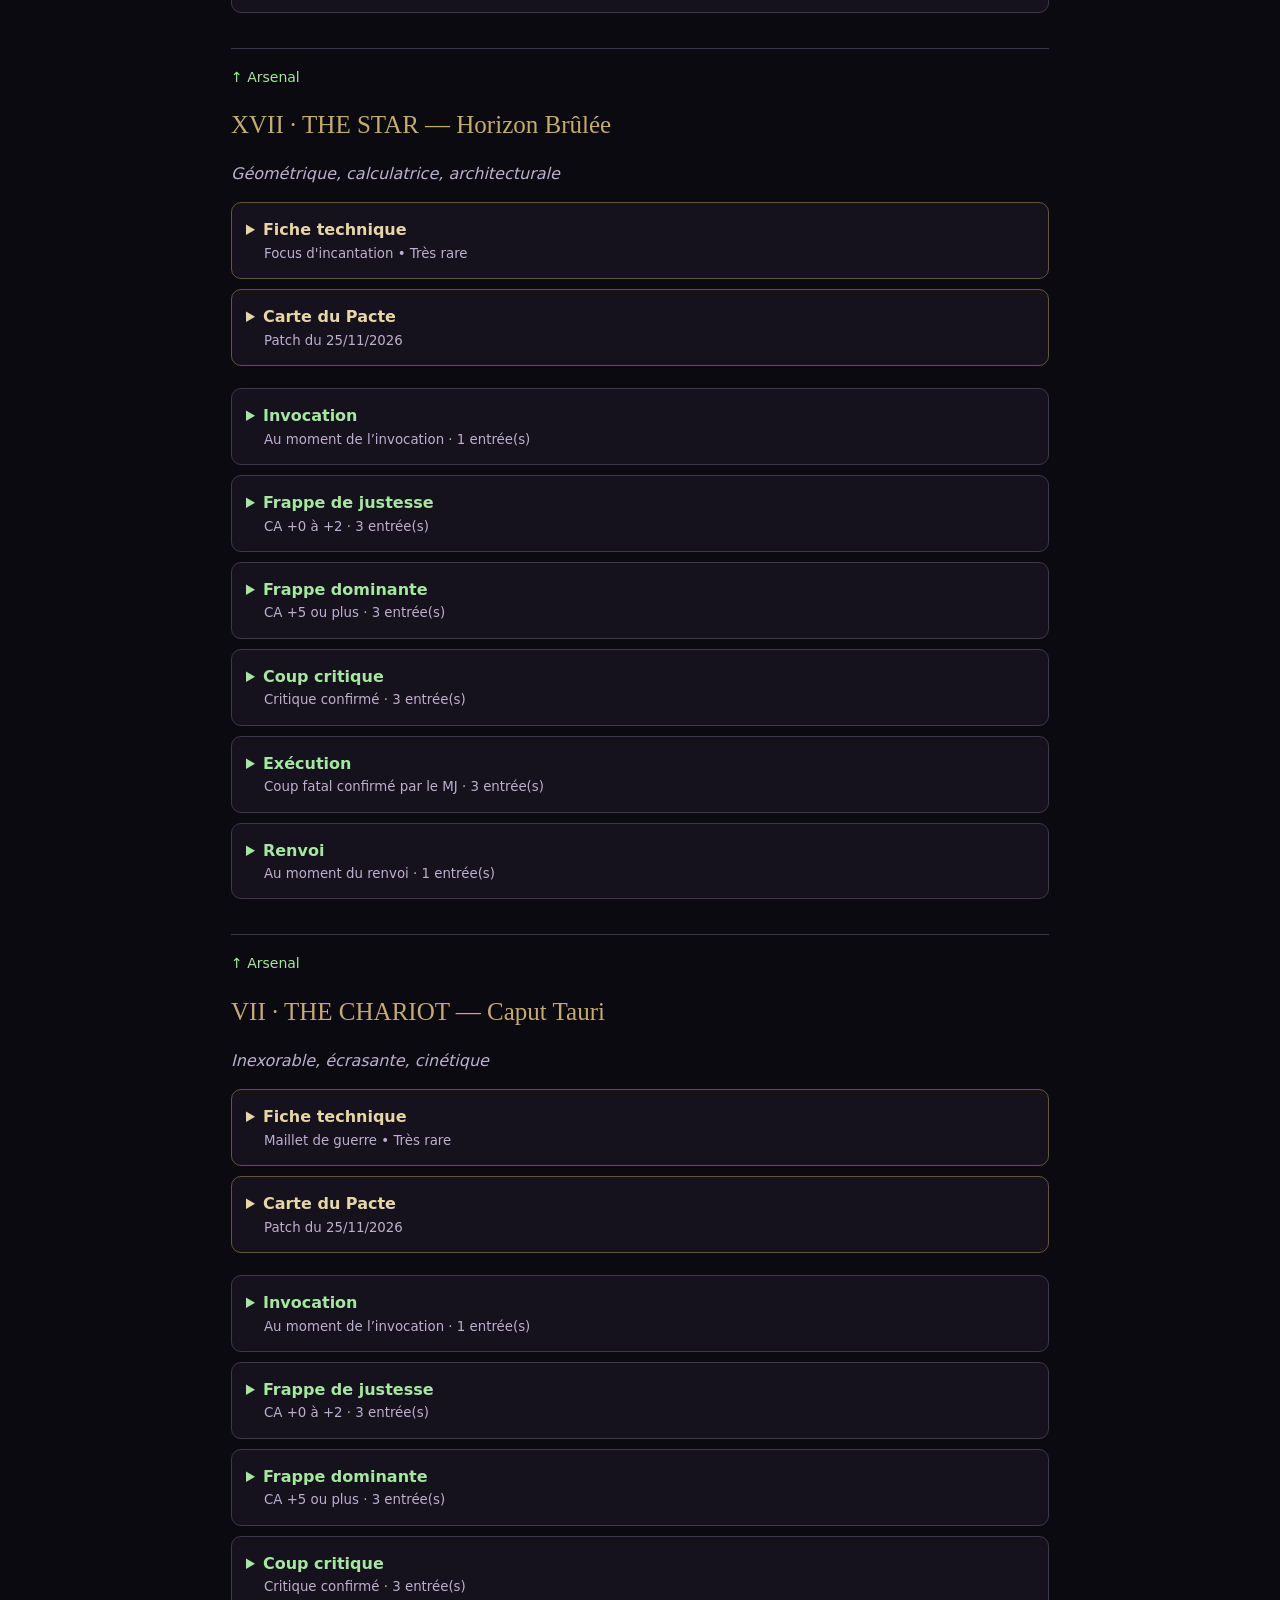
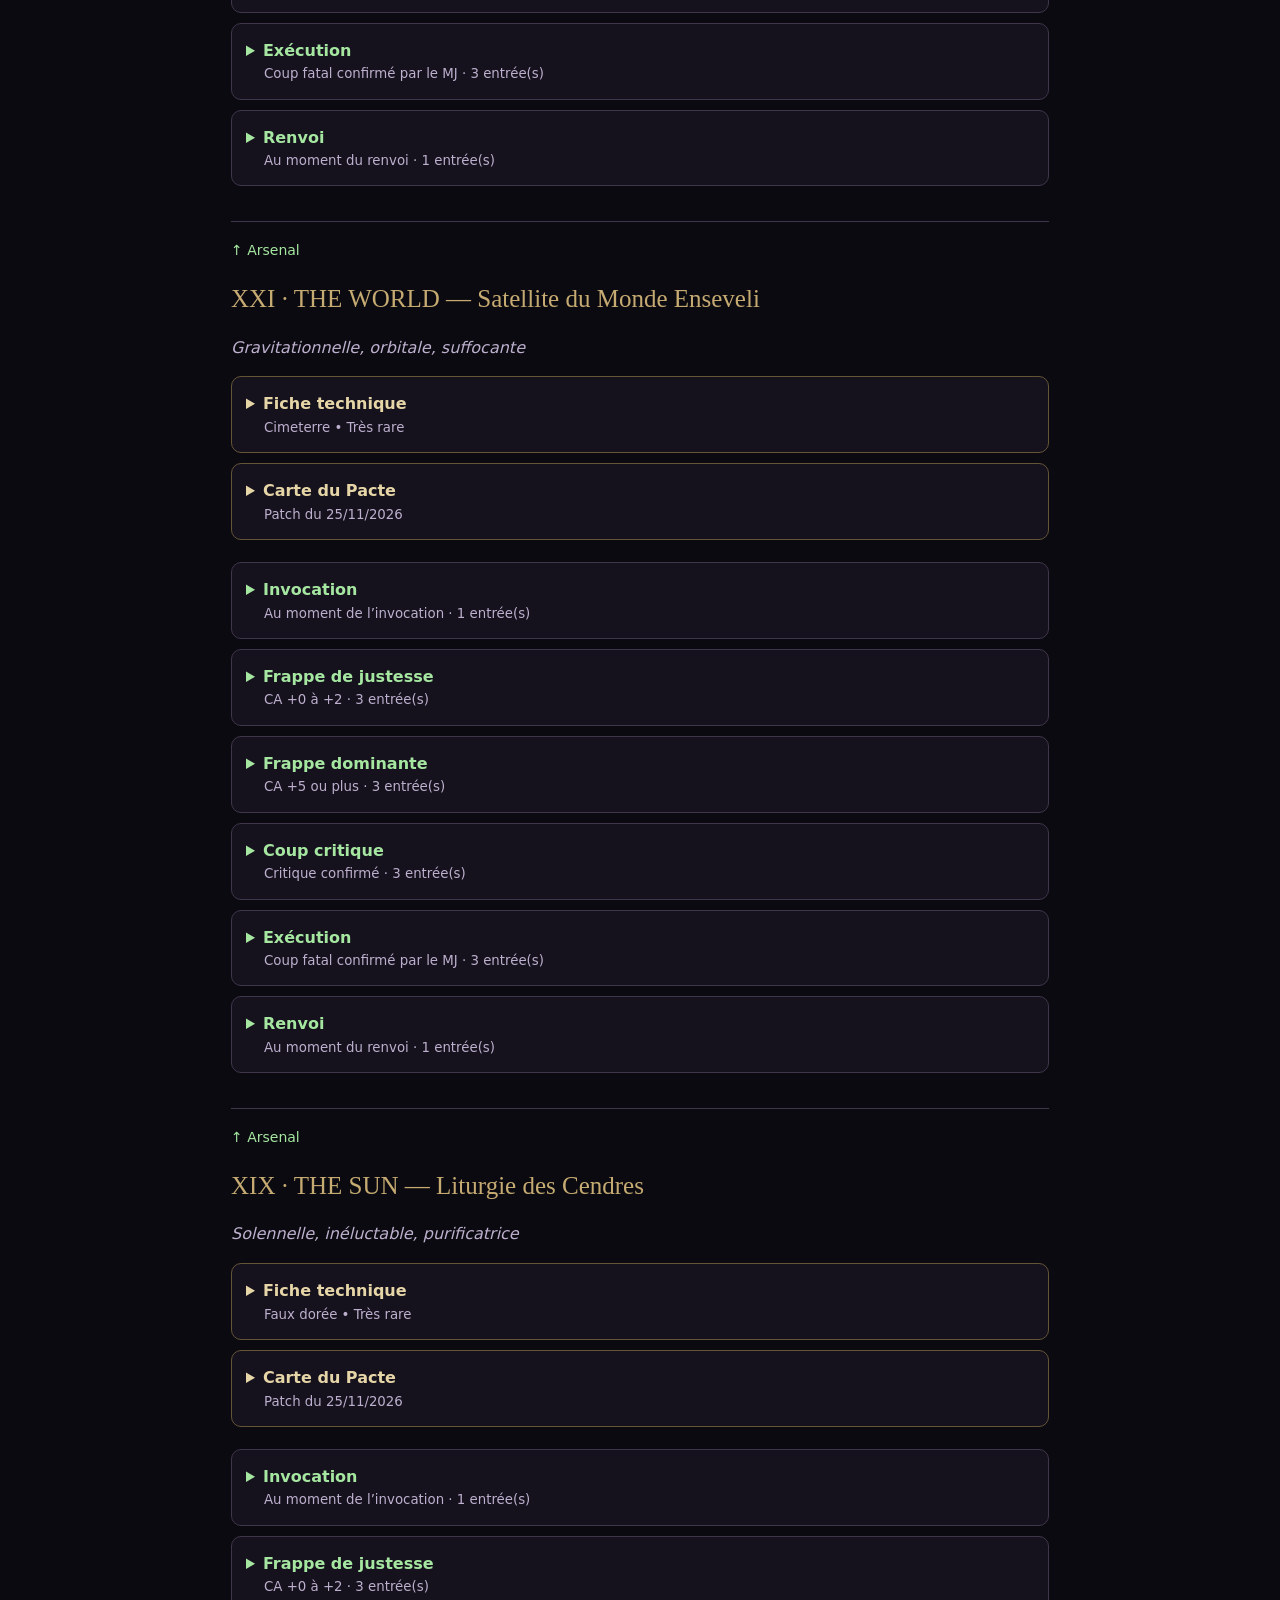
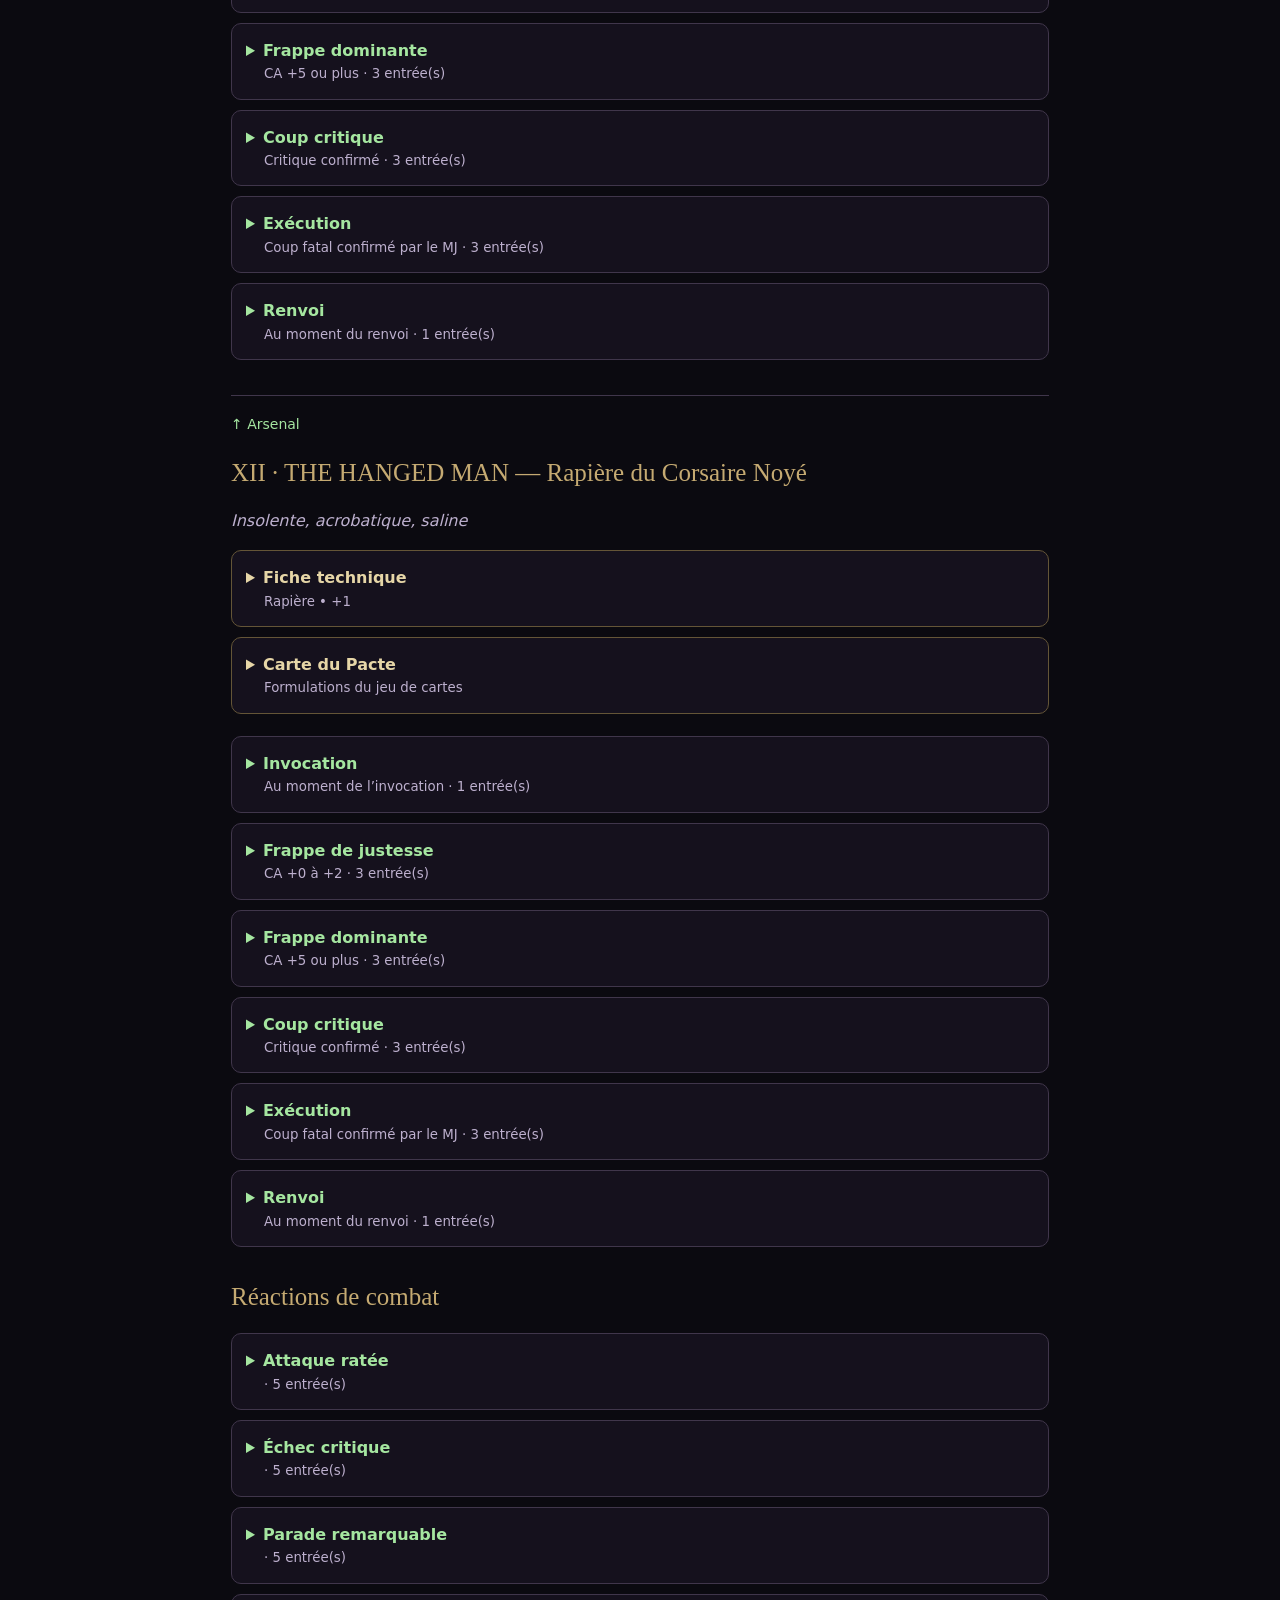
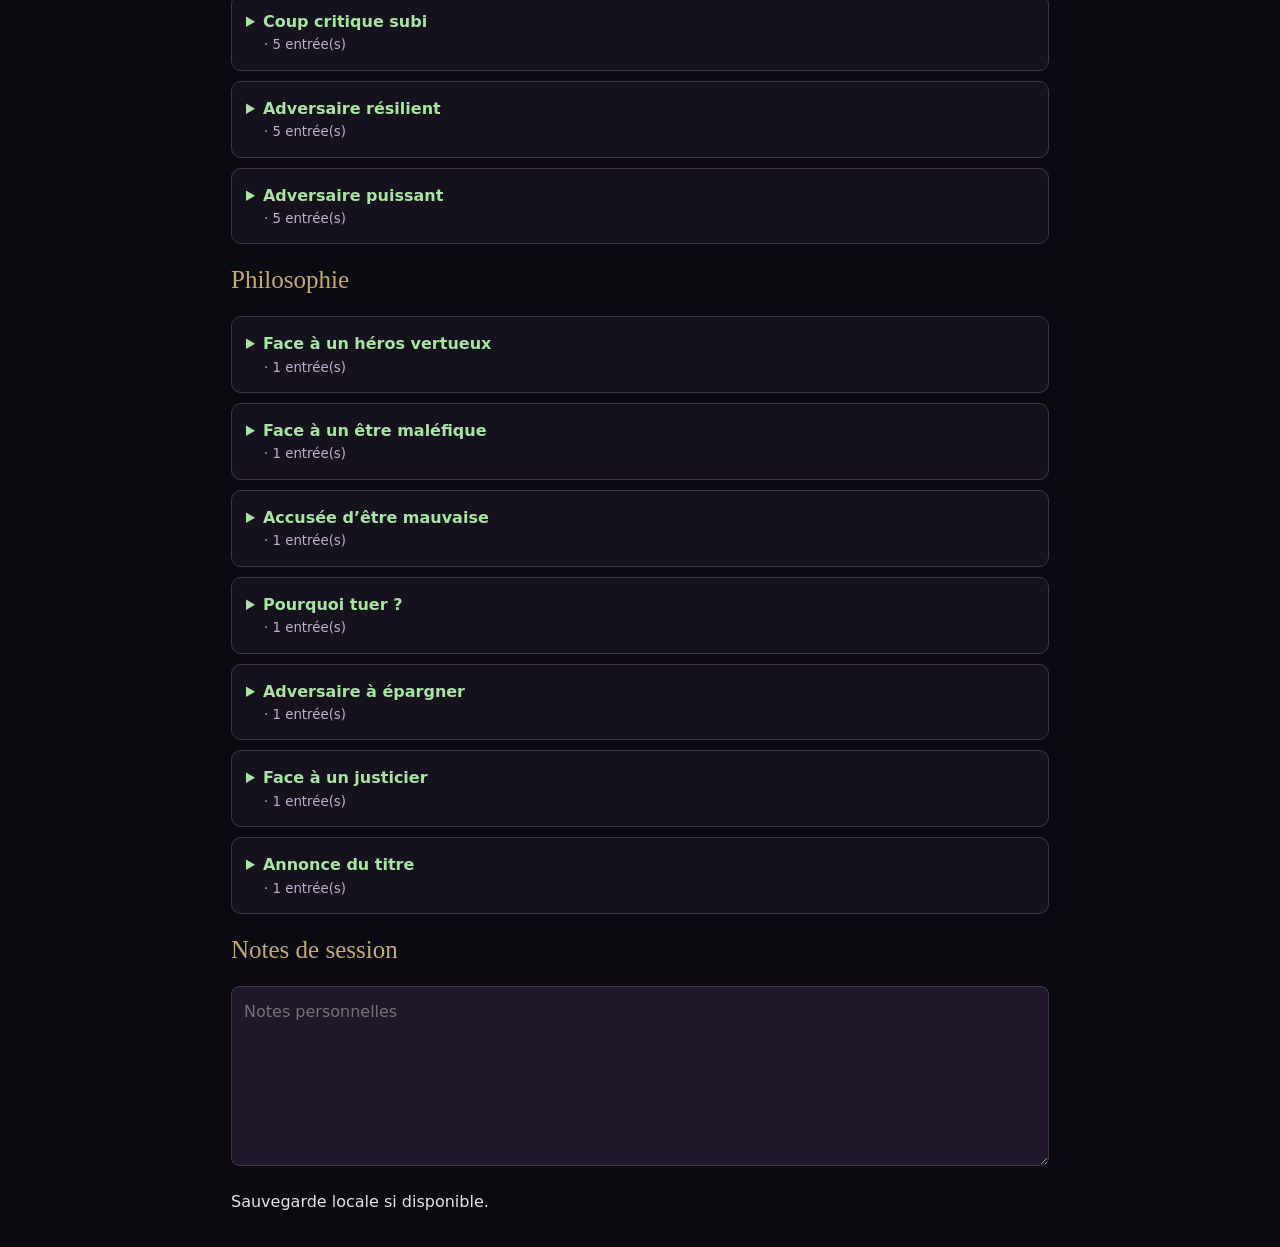
<file: le-fleau-de-la-balance/index.html>
<!doctype html><html lang="fr"><head><meta charset="utf-8"><meta name="viewport" content="width=device-width,initial-scale=1"><title>Le Fléau de la Balance</title><link rel="stylesheet" href="assets/style.css"><script defer src="assets/app.js"></script></head><body><header><div class="hero"><small>PHILIPPA ROUGETOISON</small><h1>Le Fléau de la Balance</h1><p>Codex personnel · Championne de Gran Brijit</p></div></header><main><div class="codex-home"><small>LE CODEX DE LA CHAMPIONNE</small><h2>Choisir un registre</h2><div class="codex-grid"><a href="#persona"><small>Persona</small><strong>Philippa Rougetoison</strong></a><a href="#memoires"><small>Mémoires</small><strong>Avant les campagnes</strong></a><a href="#chroniques"><small>Chroniques</small><strong>Thaldera &amp; Istra Belig</strong></a><a href="#cosmologie"><small>Cosmologie</small><strong>Les puissances du Pacte</strong></a><a href="#grimoire"><small>Grimoire</small><strong>Sorts &amp; combinaisons</strong></a><a href="#relations"><small>Relations</small><strong>Le cercle de Philippa</strong></a><a href="#quetes"><small>Quêtes</small><strong>Obligations de la Championne</strong></a><a href="#archives"><small>Archives</small><strong>Historique des règles</strong></a><a href="#arsenal"><small>Combat</small><strong>Arsenal du Pacte</strong></a><a href="#reactions"><small>Roleplay</small><strong>Tirades & réactions</strong></a></div></div><nav><a href="#persona">Codex</a><a href="#arsenal">Arsenal</a><a id="quick-power-link" href="#capacites" hidden>Pouvoirs</a><a href="#reactions">Réactions</a><a href="#philosophie">Philosophie</a><a href="#notes">Notes</a></nav><section class="codex-entry" id="persona"><small>CANON MJ · ÉTAT ACTUEL</small><h2>Philippa Rougetoison</h2><p>Championne désignée par Gran Brijit · vivant</p><p>Drow demi-elfe, occultiste de niveau 8 et barde de niveau 3. Gran Brijit déclare qu'elle est une championne.</p><h3>Informations connues</h3><ul><li>Gran Brijit lui a confié à Cap Cornes deux missions : ne pas ouvrir de portail entre Cap Cornes et Havre Noir, et trouver puis tuer Oren Sidaï à Roshen Buru pour préserver l'équilibre.</li><li>Elle a marqué à la craie la porte d'Ursinus, celle de la tour d'Eamonn et d'autres lieux, qui servent de points de retour.</li><li>Elle comprend les langues par magie, ce qui sert de passerelle avec les habitants d'Istra.</li><li>Elle a confié à Sumeren Daïko le transfert de l'enchantement de son chapeau magique vers le masque d'Oni qu'elle a récupéré. En attendant, elle n'a plus son chapeau.</li><li>Dans la nuit, elle rêve du plan de la Balance : une immense balance au loin, une main fantomatique qui cherche à tirer un des plateaux vers le bas, et l'immense main de Gran Brijit qui retient l'autre plateau pour garder l'équilibre. La balance est en danger de basculer, des forces pèsent sur elle. Dans une boue noire, elle voit des vapeurs de gens tués récemment : le fil de leur destin, coupé, apparaît comme une vision brumeuse. Elle voit mourir une illusion de Darrek Kovacz, qui disparaît dans un nuage de fumée.</li><li>Elle a deux visions dérangeantes. Une immense silhouette au ventre bedonnant, marqué d'un pentacle scarifié, saisit une petite silhouette, la met dans sa bouche et lui arrache la tête avant de la cracher : la tête sans vie d'Ink roule aux pieds de Philippa, puis disparaît. Elle comprend que le fil du destin d'Ink est menacé.</li><li>Dans la seconde vision, Olyssane apparaît dans un marais et demande à des gens que Philippa ne voit pas, probablement le groupe, de fuir en disant « je vais les retenir », avant d'être empalée sur un pieu.</li></ul><p class="codex-muted">Source : <a href="https://github.com/Calintz17/Thaldera/blob/main/data/monde.json">fiche officielle du MJ</a>.</p><p><a href="#memoires">Persona historique et psychologie du joueur</a></p></section><section class="codex-entry" id="memoires"><small>MÉMOIRES</small><h2>Avant les campagnes</h2><p>Menzoberranzan, la Tour Collectionneuse, les Trois Clés de Mélideth et les Maraudeurs de Joyaux Tendres.</p><p class="codex-muted">Document historique intégral ci-dessous ; les niveaux et pouvoirs anciens ne remplacent pas les statistiques actuelles.</p><details class="arsenal-reference"><summary>Lire le document original intégral</summary><div class="arsenal-body" style="white-space:pre-wrap;overflow-wrap:anywhere">PHILIPPA ROUGETOISON





PRESENTATION 

Alias : Mon trésor, Fili, Ti’pitite
Âge : 27 ans
Genre : Féminin
Origine : Outre-terre (née d’une lignée drow métissée et d’une humaine esclave)
Taille : 1m78
Corpulence : Fine et athlétique — silhouette vive et nerveuse, élégance acérée
Posture : Détendue mais maîtresse d’elle — gestuelle maîtrisée, regard perçant
Peau : Sénoise et chaleureureuse 
Cheveux : Longs, ondulés, rouge profond aux reflets cuivre
Détail capillaire : Souvent nouée en tresse, ou en  queue-de-cheval
Yeux : Écarlate
Signe distinctif : Bras gauche magique, offert par l’arbre-soleil
Forme des mains : Longues, élégantes, doigts fins et précis




 COMPÉTENCES ET CAPACITÉS
Pouvoir magique : Warlock 6, Barde 2
Warlock : Pacte de la Lame (Vassago) + Pacte de l’Hexblade
Maîtrise : Invocation d’armes et d’esprits, 
Spécialité : Magelame de contrôle — manipule les esprits liés                                      
Style : Envoûteuse et adaptation : charme, violence, feu

 MENTALITÉS &amp; PSYCHÉE
Pardon : Rare. Pardonne par stratégie, jamais par oubli.
Perception &amp; Intuition : Détecteur d’indices.
Traumatismes : Profonds et répétés — trahison, possession, perte de contrôle.
Gestion des traumas : Lutte permanente, mécanismes de fuite émotionnelle.
Stress : Stratège adaptatif — garde son sang-froid en apparence, brûle en silence.
Obsessions : Contrôle, pouvoir, reconnaissance, Collection
Réaction face au danger : Réactive et méthodique — anticipe et frappe.
Niveau de violence : Pragmatique, parfois sadique sous stress extrême.
Expression des émotions : Mesurée, joue avec les apparences.
Style de communication : Manipulatrice et rusée — charme, ironie, persuasion, provocation
Confiance en soi : Faux confiante — affiche une assurance flamboyante, cache des doutes.
Estime de soi : Perfectionniste intranquille — se juge par ses succès magiques.
Mission externe : Faire tomber La Griffe.
Obligation interne : Briser la domination de Vassago. Comprendre ce que signifie le mot liberté pour elle.
Contradiction interne : Soif de liberté vs dépendance au pouvoir.
Alignement : Chaotique Bon — fait le bien à sa manière, souvent en défiant l’ordre établi. 
MBTI : ENTP – L’Innovatrice manipulatrice. Charismatique, curieuse, provocatrice intellectuelle. Elle débat, séduit, déconstruit, recrée.
 “La vérité n’a de valeur que si elle brûle quelque chose.”
Ennéagramme : Individualiste et Performeur → recherche d’identité et de reconnaissance à travers la création et la mise en scène. 
Blessure centrale : rejet et sentiment d’être “un outil sans essence propre”.
Archétype : Le Bouffon - Joyeux et espiègle, le Bouffon utilise l'humour et la ruse pour amuser les autres et défier les conventions, cherchant à vivre le moment présent avec légèreté.
Drivers : Sois-fort + Fais-plaisir. Cache la vulnérabilité sous la maîtrise, offre l’illusion d’une douceur contrôlée. Cherche la reconnaissance par l’utilité et la brillance.
SLUAI (Sociabilité) : SLUEC – Autonome Émotif Ouvert. Indépendante, sensible, réceptive, en quête d’intensité. Apprécie les liens rares mais vrais. Se retire quand elle se sent trahie.
Intégrité : Praticienne de l’éthique. Tente d’être juste mais joue souvent avec la morale si le but est supérieur. 
“Mentir pour sauver une âme vaut mieux que dire la vérité pour la condamner.”
Créativité : Visionnaire Inspirée. Fusionne art, magie et rhétorique en un seul acte. Sa créativité sert autant la beauté que la manipulation.
Ouverture : Curieuse critique. Analyse tout, change souvent d’avis, mais garde son centre de gravité moral ( Fluctuable hein ) 
Égocentrisme : Stratège opportuniste. Voit les relations comme des échanges de pouvoir ou de savoir, mais sans cynisme total.
 Optimisme : Réaliste inquiet. Espère le mieux, prévoit le pire.
Gestion du stress : Stratège adaptatif. Utilise la magie, la provocation,  la musique et l’humour noir pour se rééquilibrer.
 Traumatologie : Sévère et complexe. Possession démoniaque, exil, perte d’identité : elle fonctionne en dépit de la douleur.
Gestion des traumas : Lutte permanente. Philippa a appris à danser sur la braise de ses blessures sans les éteindre.


Traits dominants
Séductrice provocatrice – chaque mot est une pique ou une provocation .


Contrôle émotionnel extrême – exprime ce qu’elle choisit de laisser paraître.


Curiosité métaphysique – fascinée par la structure du destin et de la divinité.


Fierté spirituelle – refuse de n’être qu’un instrument des dieux.


Humour noir et charme cynique – déflecteurs constants de son angoisse existentielle.
Contradiction centrale Philippa veut être libre des dieux… mais sa magie, sa survie et son identité viennent d’eux. Cette tension nourrit son génie, sa colère et son charisme.

METHODE DE COMBAT 
Philippa ne transporte pas ses armes comme tout le monde. Elle les cache dans des cartes de tarot, soigneusement marouflées de glyphes infernaux et de bénédictions du Soleil-Arbre. Quatre cartes, quatre armes, quatre caprices du destin. The Sun — sa faux brûlante — ne surgit que lorsqu’elle tire la carte à l’envers, comme si l’arme se moquait d’elle et choisissait elle-même le moment d’exploser dans la bataille. The Tower, son arbalète lourde, apparaît pour lui offrir la possibilités de “silence” ses ennemis. Les dagues jumelles Orgueil et Entropie se manifestent toujours ensemble, offrant la lumière et l’invisibilité — autant dire que c’est une loterie permanente. Enfin, The Shard, une pierre de mage, qui a tendan ce à sortir dans les pire moment . Résultat : Philippa combat au rythme du tarot, naviguant entre hasard, stratégie et mauvaise foi cosmique — incapable de savoir si la prochaine carte va lui donner une arme, une victoire, ou un gros problème.


Son bras magique ne rentre pas dans son jeu de tarot. C’est un héritage étrange : un mélange de bénédiction, de dette et de fardeau. Gravé d’arabesque corruscnte qui s’illuminent comme des étoiles filante, il pulse au rythme des frappes monastiques d’un culte qui n’existe plus. Au repos, on dirait une sculpture de chair et de muscle, mais en combat il se transforme : chaque frappe laisse une traînée lumineuse et brulante. Ce bras lui permet de bloquer une lame de géant, d’esquiver comme un ascète, d’attaquer avec une brutalité solaire. Il fait de Philipa une moniale ratée, une sorcière improvisée, une guerrière involontaire — mais son bras, lui sert de secret et attend qu’on l’appelle, prêt à frapper.
Philippa ne se bat jamais “proprement”. Elle n’a pas de style académique, ni d’école martiale clairement définie : elle a un système — chaotique, brillant, dangereux — qui n'appartient qu’à elle.
1. Elle improvise — toujours.
Philippa ne planifie pas un combat. Elle réagit, puis explose.
Elle tire une carte au hasard en amont du combat, dégaine l’arme qu’elle obtient, et construit toute la séquence autour de ce tirage imprévisible. C’est une combattante adverse-réactive : elle crée le chaos, puis s’y déplace comme si elle en était la maîtresse.
2. Elle utilise le tarot comme moteur tactique
Chaque arme tire son propre style — et Philippa adapte instantanément sa manière de bouger :
The Sun (faux-flamme) → frappes circulaires, balayages, ruptures de ligne, menace dissuasive. On cherche a impressionner et intimider.


The Tower (arbalète) → immobilisation, tirs de rupture, finition à distance. On cherche a couvrir le compagnon ou éliminer les faibles menaces.


Orgueil &amp; Entropie (dagues) → combat rapproché, feintes, harcèlement, attaques sournoises. On cherche l’invisibilté et les coups critiques.


The Shard (pierre de mage) → contrôle de la distance, Contre-attaque, magie létale. Pour soutenir un pair ou déranger l’adversaire.


Sa stratégie consiste à embrasser le hasard, et à transformer ce chaos en supériorité temporaire.

3. Son bras magique : le dernier recours
Son bras n’est pas juste une arme. C’est un cadre, un rythme, un souffle. Il impose à Philippa une méthode monastique malgré elle :
gestes courts, précis,


économie de mouvement,


ancrage au sol et suite au corps à corps


frappes éclair comme un moine martial.


4. Elle détourne l’attention : magie, sarcasme et illusions
Philippa parle pendant qu’elle combat.  Elle insulte, provoque, persifle — et pendant ce temps :
son bras charge une frappe,


une carte apparait entre ses doigts,


elle applique les ténèbres dans la zone


Elle est brillante pour créer de micro-ouvertures, souvent verbales.

6. Sa stratégie globale : ouvrir, surprendre, punir
Si on devait la résumer en trois étapes :
1. Déséquilibrer
Un mot, une feinte, un tirage soudain → le rythme adverse se brise.
2. Surprendre
Elle surgit là où l’ennemi ne pense pas :
 hauteur, flanc, retournement, ou carrément un changement d’arme instantané.
3. Punir
Quand elle voit une ouverture, elle frappe très fort,
 quel que soit l’outil en main.

7. Mais elle ne sait pas s’arrêter
C’est une force et une faiblesse. Stratégiquement, cela donne : un style nerveux et rapide mais elle s’expose trop rapidement sans pouvoir tenir la durée.  Elle se bat comme quelqu’un qui n’a pas le droit de perdre — parce qu’en vérité, elle a pas une constitution/vitalité capable d’encaisser trois tours de combat.

🔥 En résumé
La stratégie de Philippa, c’est : le chaos maîtrisé. Un mélange d’arts martiaux accidentels, de magie choisie par d’autres, de tarot instable, et de volonté brute. Elle ne danse pas dans le combat.  Elle improvise la musique, casse les instruments, puis invente une nouvelle mélodie avec les débris.

Lecture psychologique de Philippa Rougetoison.
I. Identité mouvante
Philippa Rougetoison est une femme qui ne tient jamais tout à fait en place, ni dans un rôle, ni dans une foi. Elle est née entre les mondes : drow sans en être une, humaine sans y appartenir, disciple de deux entités qui s’excluent mutuellement. Chez elle, la personnalité n’est pas une essence : c’est un masque vivant, une scène de théâtre en perpétuelle réécriture. Elle vit dans la tension du paradoxe. Tout ce qu’elle aime la consume — et tout ce qu’elle hait la définit. Elle s’est liée à un démon par désir de puissance, et à un Arbre par instinct de survie. De cette double alliance est née une fracture qu’elle maquille d’ironie, de parfum, et d’une éloquence féline. Chaque mot qu’elle prononce est une provocation autant qu’un mensonge, une tentative de reprendre le contrôle du monde qui a, un jour, décidé à sa place. Philippa n’est ni une victime ni une prédatrice. Elle est une alchimiste du pouvoir, fascinée par la transformation : des émotions en armes, de la foi en magie, du chaos en harmonie. Elle ne cherche pas la vérité : elle veut fabriquer sa propre version de la vérité.

II. Le charisme comme bouclier
Chez Philippa, l'attitude est une défense. Elle tergiverse trop, trop vite, trop évidemment — comme si chaque vérité pouvait la trahir. Ses réflexes sont instinctifs : elle ressent, elle séduit et détourne. Elle a hérité de Vassago le goût de plaire et du piège dialectique, et de Grande-Brigitte l’envie de briller et d’être acceptée.. 
Sous la maîtrise, il y a la peur : peur de redevenir l’esclave d’un autre, peur d’être effacée par la voix du démon, peur de ne plus savoir qui elle est quand elle ne joue plus aucun rôle.
Son humour noir est un anesthésiant. Sa beauté, une arme. Sa musique, une confession déguisée. Tout chez elle est une forme de coping artistique : chaque sort, chaque chanson, chaque sourire est une tentative de donner forme à un chaos intérieur.

III. La psyché de la survivante
Philippa porte les marques des survivants :
une mémoire trop nette,


un instinct de fuite raffiné,


un talent exceptionnel pour faire croire qu’elle va bien.


Elle ne panique jamais ; elle calcule et réévalue. Même blessée, même seule, elle garde cette lueur derrière les yeux — une intelligence animale, celle des créatures qui refusent d’être chassées.
Mais elle souffre d’un mal plus subtil : la désincarnation. Elle vit souvent hors de son propre corps, comme si la chair n’était qu’un vêtement. Ce bras magique qu’elle arbore n’est pas qu’un artefact — c’est une métaphore parfaite de son esprit : un membre reconstruit, plus fort que l’original, mais étranger à elle-même.
Sous ses sarcasmes se cache une mélancolie aiguë. Elle envie les gens simples, ceux qui croient encore sans douter. Mais elle ne peut plus revenir en arrière : son expérience l’a vaccinée contre la candeur.
Face à Vassago, elle a longtemps été l’élève brillante, docile, puis la rebelle. Mais une part d’elle reste dépendante de cette noirceur : il est son démon intérieur, le seul qui ait su lui offrir un miroir de puissance. Sa quête est celle de la réconciliation intérieure : trouver un point d’équilibre entre la domination infernale et la compassion divine. Ce n’est pas une lutte du bien contre le mal, mais une négociation permanente entre deux moitiés d’elle-même. Elle se voit comme un instrument sacrilège : forgée pour servir, mais consciente, donc insoumise.

IV. Le cœur et la faille
Philippa aime avec excès. Son attachement est une forme de dévoration : elle ne supporte pas la tiédeur. Quand elle aime, elle s’expose — et aussitôt se punit de cette faiblesse. Son orgueil la protège, mais la condamne aussi à la solitude. Elle veut être admirée, redoutée, désirée, mais au fond, elle cherche une chose bien plus simple : être crue. Sa relation aux autres oscille entre séduction et méfiance. Elle attire par sa chaleur, puis repousse par sa lucidité. Peu de gens supportent de la regarder vraiment, car elle les regarde en retour, de trop près. Et quand elle comprend vos failles, elle les effleure du bout des doigts — non par cruauté, mais par curiosité. Comme un chat qui teste la texture du monde avant d’y croire.

VI. Portrait final : l’Amphibie du feu
Philippa Rougetoison n’est pas une héroïne, ni une simple manipulatrice. C’est une créature liminale, faite pour survivre entre deux plans, deux dieux, deux vérités. Elle incarne la complexité de la rédemption : celle qui comprend, mais qui ne sait toujours pas la différence entre le pouvoir et la liberté. Sa lumière vient de son ombre. Son rire cache sa fatigue. Et sous chaque victoire, une voix rauque lui murmure encore :
« Tu n’as gagné que le droit de recommencer. »
Philippa Rougetoison incarne l’équilibre impossible entre la domination et la rédemption. Son esprit est un duel entre Vassago, la tentation du contrôle absolu, et Grande-Brigitte, l’espoir de son libre-arbitre. Elle avance en funambule sur cette ligne de feu, armée de musique et d’ironie. Chaque victoire la rapproche d’elle-même, mais chaque sort la consume un peu plus.
« J’apprends à briller sans brûler. Mais parfois, j’oublie la différence. »


Souvenirs de Philippa Rougetoison 
I. Enfant illétigime, née de rien
 Sous la terre, je n’avais pas encore de nom. Je me souviens du son avant la lumière. Des cris avant les mots. Et d’un battement de cœur — celui de ma mère, esclave — qui sonnait comme un tambour dans une caverne humide. Je suis née dans le sang, dans le sel, dans l’écho des chaînes. Les prêtresses disaient que ma naissance était une faute, une tache dans le tissu parfait de leur cité. Mon père, archimage de Sorcere, voyait un cobaye parfait. Les Drows ne voient pas la vie comme un don : c’est une hiérarchie. On naît utile, ou on meurt inutile. Ma mère s’appelait Selyra, une simple ensorceleuse des forêts du nord. Elle fut capturée lors d’un raid de nuit sur la surface — un de ces pillages rituels que les Maisons drows appellent “moissons”. On descend sur le monde d’en haut, on brûle, on prend, on ramène. Les cris de ceux qu’ils enlèvent s’éteignent dans les tunnels, avalés par les pierres. Ma mère était belle, disent ceux qui l’ont vue avant qu’elle se brise : des cheveux couleur de cuivre. Une peau aussi noire et que sa voix était d’eau claire.
Mon père, Gromph Baenre, appartenait à la Maison Baenre, une lignée matriarcale cruelle et érudite, dirigée par la Matrone Mère Yvonnel Baenre, ma grand-mère de ténèbres. Gromph est un individu cynique, mégalomane et obsédé par le pouvoir arcanique. C’est l'un des lanceurs de sorts profanes les plus puissants de tout l'Outreterre. Un maître des glyphes, un collectionneur de souffrances. Il ne m’a jamais regardée autrement que comme une erreur utile. Je sais que j’ai deux soeurs célèbres : Liriel Baenre et Yvonnel Baenre II. Quand à moi, je devins un cobaye avant même de savoir marcher.
J’ai grandis dans un labyrinthe de pierre et de verre sombre où la lumière n’existe pas, seulement la lueur des sorts. Là-bas, tout est échange, trahison, domination. Les prêtresses gouvernent, les mages intriguent, les esclaves prient pour mourir avant la prochaine expérience. Ma mère et moi vivions dans les bas-quartiers du complexe de Narbonel, dans une caserne d’esclave. Elle nettoyait les instruments, cuisinait, préparait les potions, soignait ceux qu’on ne voulait pas encore jeter. Je dormais sous les tables, entre les odeurs et de poisson et de viandes de rothés. 
Père a fait de nous des sujets.
Ses mages testaient des sorts de transfert d’âme, des glyphes de transformation, des poisons mentaux. Je me souviens de la brûlure du premier cercle magique, tracé sur ma peau nue. Je me souviens du rire de Zyn’Dar quand je survivis. Il disait que j’avais “le sang des deux mondes” — une anomalie stable, parfaite pour ses recherches. Ma mère priait encore la surface et la soleil d’automne. Je ne comprenais pas. Je n’avais jamais vu le jour.








II. Menzoberranzan
Menzoberranzan est située dans le Nord de l'Outreterre (Underdark), à environ 3 kilomètres sous la surface de Faerûn.
La Caverne Immense : La cité s'étend dans une immense caverne en forme de flèche, longue de plusieurs kilomètres et haute de plus de 300 mètres.
L'Éclairage Féerique : Le plafond et les murs de la caverne sont illuminés par un feu féerique (faerzress), une lumière magique aux teintes de bleu, de vert et de violet qui donne aux tunnels un éclat spectral.
Architecture Gothique : Les habitations sont sculptées dans d'énormes stalagmites et stalactites de pierre, donnant l'impression de tours gothiques sombres. Les Maisons Nobles construisent des domaines massifs et complexes, souvent en forme d'araignée ou ornés de motifs arachnéens.
Narbondel : La caractéristique la plus unique est Narbondel, une immense colonne de basalte au centre de la ville. L'Archimage de Sorcere la recouvre rituellement de flammes magiques du bas vers le haut chaque jour, servant ainsi de seule horloge pour les drows.
III. Les Districts Clés
La ville est divisée en plusieurs zones distinctes :
Quartier des Maisons Nobles : Le secteur le plus somptueux où résident les huit Maisons les plus puissantes (comme la Maison Baenre ou la défunte Maison Do'Urden). Ces zones sont souvent protégées par la magie et l'architecture, car seuls les nobles (pouvant léviter grâce à la magie drow) peuvent accéder à certains étages.
Tier Breche (L'Académie) : Située sur un plateau, c'est le centre éducatif avec ses trois écoles :
Arach-Tinilith : L'école des Prêtresses de Lolth (exclusivement féminine).
Sorcere : L'école des Mages (principalement masculine).
Melee Magthere : L'école des Guerriers (principalement masculine).
Donigarten (Le Lac) : Un grand lac intérieur qui fournit l'eau, les poissons, les anguilles et les rothés profonds (sortes de bovins souterrains) qui constituent l'essentiel de l'alimentation drow (principalement à base de champignons et d'animaux d'Outreterre).
Quartier du Commerce : Le secteur où se déroule l'activité commerciale avec des marchands drows (y compris des organisations puissantes comme les Bregan D'aerthe) et, occasionnellement, des marchands de la surface ou d'autres races de l'Outreterre.

IV. Culture et Structure Sociale
Menzoberranzan est l'incarnation de la dévotion à Lolth, la Déesse-Démon Araignée.
Matriarcat Absolu : La ville est régie par un matriarcat théocratique strict. Le pouvoir appartient aux Matrones Mères des Maisons Nobles, qui sont également les plus puissantes prêtresses de Lolth.
La Trahison est la Règle : L'intrigue, la conspiration, la trahison et l'assassinat sont des outils acceptés pour l'ascension sociale. Lolth récompense le succès et le chaos, et ne protège pas les faibles. L'élimination rituelle et discrète d'une Maison rivale est considérée comme une étape légitime vers le pouvoir.
Le Rôle des Mâles : Les mâles drows sont systématiquement considérés comme inférieurs, leurs rôles étant limités à l'excellence martiale (guerriers, assassins) ou arcanique (mages). Ils ne peuvent pas fonder de Maison Noble ni détenir l'autorité religieuse.
L'Esclavage : La société repose sur l'esclavage. Des milliers de non-drows (humains, nains, gnomes, orcs, etc.) sont réduits en esclavage pour le travail physique, les sacrifices et le divertissement.
En somme, Menzoberranzan est une cité de terreur permanente où la vie d'un drow (ou, pire, d'un non-drow) dépend entièrement des caprices et des plans secrets de ceux qui sont plus haut dans l'échelle du pouvoir.


V. La mort de mère
La dernière fois que je l’ai vue, elle était attachée à une table de pierre. Ils voulaient tester un rituel  — lier une âme à une autre, comme on relie deux sources de pouvoir. Zyn’Dar disait que l’amour maternel était un vecteur énergétique pur. Mon père se contenta de ricaner. Ils me forcèrent  à regarder. Je me souviens de la lumière noire qui la traversa, du cri qui fit vibrer les glyphes, du silence après. Et puis de la cendre qui s’échappa de sa bouche, fine comme un soupir. J’avais treize ans. Je n’ai pas pleuré. Les larmes n’ont pas de place dans les cavernes. Je me suis simplement figée — et j’ai senti quelque chose se casser sans bruit dans ma poitrine. Ils ont gardé son corps quelques jours, pour “observer les résidus magiques”. Moi, je suis restée près d’elle, jusqu’à ce qu’il ne reste plus rien. C’est ce jour-là que j’ai appris à ne plus appeler personne “mère”.

VI. Le livre et la fuite
Je grandissais dans l’ombre de ses meurtriers. Père disait que j’étais la preuve vivante que le croisement entre lumière et ombre pouvait engendrer un pouvoir nouveau. Je devenais son instrument, un cobaye avec qui jouer des sorts. Mais j’apprenais, en silence. Chaque nuit, je fouillais la bibliothèque inférieure. Je mémorisais les runes, les schémas, les sorts interdits.
Je ne cherchais pas la vengeance : je cherchais une porte. Un soir, entre deux tomes de conjuration, j’ai trouvé un parchemin scellé d’un fil d’argent : Transitus Arcanum — une formule de passage dimensionnel. Il manquait la moitié du texte, mais j’en compris l’essence : ouvrir, non pas où, mais quand la volonté le décide. Je l’ai volé. Et dans ma cellule, j’ai tracé les glyphes avec mon propre sang. Quand le cercle s’est activé, le sol a disparu sous mes pieds. Le cri de mon geolier, bras droit du paternel,  résonna derrière moi :
“Nous aurons ta peau trop claire !”
Je n’ai jamais répondu. Je tombai dans une lumière pâle, entre deux mondes. Et pour la première fois, le silence n’avait plus d’écho.

VII. La Tour Collectionneuse
Je me suis réveillée dans un lieu sans fin, une spirale de verre. Des vitrines, des artefacts, des êtres figés — des âmes emprisonnées dans la matière. C’était la Tour Collectionneuse, perdue dans la Gisombre, un plan intermédiaire entre rêve et oubli. Là, je l’ai rencontré. Une voix d’homme, douce et serpentine, sortit d’un miroir fissuré :
“Quelle curiosité que voilà… une âme entre les mondes.”
Il se nomma Vassago, gardien des choses perdues, démon des pactes et des souvenirs. Il disait vouloir m’aider. Je n’avais plus rien, plus personne, pas même une ombre pour me tenir compagnie. Il me proposa un marché :
“Je te donne un nom, Philippa Rougetoison, un pouvoir, un but. En échange, tu me donnes ce qu’on t’a demandé toujours refusé.”
Je ne compris pas tout. J’acceptai.  La Tour vibra. Les vitrines se brisèrent. Les esprits figés se mirent à hurler. Et moi, au milieu de ce chaos, je sentis ma magie naître — sauvage, affamée. Je venais de signer le contrat qui me rendrait libre… et prisonnière à nouveau. Je me réveillai sur une plage de la surface, nue, couverte de cendres. Le soleil me frappa au visage — ce même soleil dont ma mère m’avait parlé. Je tombai à genoux, incapable de le regarder, incapable de croire qu’il pouvait exister. Et dans ma tête, la voix de Vassago souffla :
“Bienvenue dans le vrai monde, mon trésor. Brûle-le bien.”
C’est là que commença ma vie de Philippa Rougetoison. Libre. Puissante. Et à jamais marquée par le feu des autres.  
IIX. Au service de la Tour.
« Vassago ne m’a pas libérée. Il m’a simplement offert une cage plus vaste. »
La Tour qui respire. La Tour n’était pas faite de pierre. Elle palpitait Ses murs vibraient comme un cœur lointain, et les couloirs changeaient d’angle chaque fois que je clignais des yeux. Je compris vite : ce n’était pas un lieu, mais un être. Vassago. Un esprit ancien, vaste comme une prison d’étoiles. Il ne me parla jamais en face. Sa voix naissait du métal, du verre, des artéfacts empilés dans le néant :

“Chaque chose rare mérite un écrin. Toi, Philippa, tu seras ma main.”
Et moi, naïve de survie, je crus à la promesse : tu voyageras librement. 
Libre, oui — mais pour lui. Pour rapporter ce que le monde refusait de lui céder.

L’éducation du Collectionneur
Vassago n’enseignait pas, il façonnait. Chaque retour en Gisombre était un jugement. Il observait mes trouvailles, mes fautes, mes hésitations. Ses paroles coulaient comme du venin poli :
“Ta valeur se mesure à ce que tu prends, pas à ce que tu comprends.”
Il me donna ma première arme : une faux haute comme moi, forgée d’ombre et de murmures. Une lame qui absorbait la lumière de ce qu’elle tuait. Avec elle, je tranchai mes premières vies. J’étais jeune, mais déjà sa préférée : non pas la plus puissante, mais la plus docile à ses codes. Enfin c’est ce qu’il n’avait de cesse de me repéter. Il m’appelait son “trésor”. Il me chargeait d’extraire des reliques précises, souvent dans les zones frontières — là où le monde réel et le monde fendu s’effleurent.
I.  La Crypte de Vau’Lir
Une nécropole drow abandonnée, scellée sous des toiles de siècles. Je dus m’y glisser entre des ombres encore vivantes, volatiles comme des regrets. La relique : un calice forgé dans les os d’un oracle, encore tiède d’oraison. Je le rapportai. Vassago me félicita en m’offrant la capacité d’invoquer les ténèbres pures. C’est ce soir-là que je compris que chaque récompense était une chaîne invisible.
II.  Le Vol de la Corde de Harpas
Une citadelle bardique suspendue entre deux falaises. Vassago voulait la harpe d’un ancien demi-dieu, prisonnier d’un temple dédié à Corellon. La harpe était connu pour passionner de musique quiconque effleurait sa corde. Je dus séduire un archiviste, infiltrer la salle, et tuer le garde du couloir sans bruit. Quand j’ai effleuré la corde enchantée, elle a hurlé d’un cri parfait. Vassago ricana dans ma tête.
III.  Les Cendres d’Ilmareth
Un mage déchu avait tenté d’invoquer son double à travers un miroir. Je fus envoyée pour briser le sort et rapporter les fragments du miroir. Vassago m’offrit la capacité de voir dans mes propres ténèbres.
IV. Les années du gris
Je vivais entre deux mondes. Quand je dormais dans la Gisombre, la Tour me nourrissait d’illusions : couloirs parfumés, banquets muets, musique de cristal. Quand je revenais sur la surface, je voyais la saleté, le chaos, la vérité. J’étais une voleuse, une tueuse, une érudite, une diplomate. Toujours au service de la Tour. Chaque artefact que je lui rapportais disparaissait aussitôt entre les murs vivants de la Tour. Et je sentais, à chaque retour, que l’ombre me comprenait mieux que la lumière. Il disait :
“Tu ne me sers pas, Philippa. Tu pousses les murs pour me combler.”

V. La quête des Trois Clés
Sa mission la plus périlleuse arriva à la cinquième année du pacte :
Retrouver les Trois Clés de Mélideth, des artefacts capables d’ouvrir les coffres des dieux. Elles étaient gardées par trois maîtres de guilde : un alchimiste fou, une prêtresse nécromancienne, et un mage astral. Je n’en tuai qu’un. Les deux autres, je les trompais. Et j’en ressortis marquée : la prêtresse, tombée amoureuse de moi, me maudit d’un sort qui figea ma nature. «  Qu’un mensonge quotidien infiltre ton destin » Des lors, je fut obligé de mentir chaque jour. Vassago fut ravi de l’ironie


La malédiction de la langue menteuse.
 Origine : infligée par une prêtresse dupée par Philippa Rougetoison
 Type : Malédiction spirituelle persistante
 Durée : Permanente jusqu’à levée par un sort Souhait.
Philippa est condamnée à mentir chaque jour (au moins une fois entre deux longs repos), même par omission ou par une demi-vérité volontaire.
 Si elle échoue, oublie, ou si son mensonge est découvert publiquement :
Elle subit désavantage à tous les jets de Charisme (Persuasion, Tromperie, Intimidation, Représentation, etc.) jusqu’à son prochain long repos.


Les sorts Zone de Vérité et Détection du Mensonge lui infligent 1d4 dégâts psychiques par tour (aucun jet de sauvegarde).


Dans un lieu saint ou face à un symbole de Vérité (miroir pur, serment divin, flamme sincère, etc.), sa voix se déforme légèrement — un sifflement ou un écho, signe que la malédiction réagit.



VI. Entre liberté et servitude
Vassago me laissait parfois des semaines sur la surface. Je marchais sans but, entre les ports, les temples, les bordels. Je jouais beaucoup aux cartes, je buvais trop, dormais peu. Mais toujours, la Tour m’appelait. Toujours, la voix de Vassago glissait sous mes rêves :
“As-tu trouvé quelque chose à m’offrir, mon trésor ?”

VII. Conclusion
Je ne me suis jamais vraiment échappée de la Tour. J’ai simplement appris à en sortir sans qu’elle le remarque. Aujourd’hui encore, chaque fois que je ferme les yeux, je sens ses couloirs respirer autour de moi. Je sais qu’il me regarde. Et je sais qu’un jour, il voudra reprendre tout ce qu’il m’a prêté — ma vie y comprise.
Mais d’ici là, je séduis, je provoque, je mens et parfois… je chante.
Parce qu’au fond, je suis encore l’enfant d’un laboratoire drow. Et que la liberté, je l’ai apprise en servitude.

 Les Maraudeurs de Joyaux Tendres 
Souvenir des jours où j’ai cru être quelqu’un d’autre.
I. Le goût de l’air
Quand je les ai rencontrés, je ne cherchais rien.  Pas la gloire, pas la rédemption.  Juste un peu de silence — et un contrat bien payé. Ils s’appelaient les Maraudeurs de Joyaux Tendres.  Un nom ridicule, presque attendrissant.  Un groupe de trois : un nain clerc, un elfe rôdeur, et un paladin aux yeux trop clairs pour ce monde.  Moi, j’étais l’étrangère, la magicienne de passage avec une lame qu’on ne voulait pas trop regarder de près.
Le nain s’appelait Sfiri, prêtre d’un dieu trompeur, jovial et fatiguant, mais avec un rire qui faisait fondre les murs. Orion, l’elfe sylvain, se mouvait comme une ombre dans les branches — rapide, nerveux, toujours le premier à flairer le danger.
 Et Arannis, l’elfe paladin… Je ne l’aimais pas.  Il avait cette lumière en lui qui me brûlait quand il me regardait trop longtemps. Mais il me parlait avec douceur. Comme si ma damnation ne le dérangeait pas.

II. Le contrat du Dragon de Phandaline
Nous devions traquer un dragon, et proteger les habitants. Moi, je cherchais surtout un moyen de mettre la main sur son trésor. C’était le genre de mission qui paie bien, ou qui enterre ses héros.
Pendant trois semaines, nous avons suivi ses traces — fumée, os, cendres.
Rien ne nous préparait à la montagne crevassée où nous pensions le trouver.
Un gouffre de mille mètres, des pics comme des dents. Et moi, la sorcière du groupe, je me sentais presque… utile. Je tenais le feu de camp. Je traduisais les runes. Je riais — parfois. Quand Sfiri me taquinait sur mes “habitudes de démoniste de luxe”, quand Orion me lançait des pommes pour tester mes réflexes, quand Arannis posait sa main gantée sur mon épaule sans oser y laisser plus qu’une seconde. J’avais oublié, pour un instant, que j’étais liée à quelque chose de noir.

III. La crevasse
Le dragon n’était pas là. Seul son sillage : un golem d’or et les traces d’un culte tordu.
Orion a fait un faux pas, il a basculé dans le vide. J’ai vu ses doigts riper sur la pierre, ses yeux s’écarquiller. Je n’ai pas réfléchi. J’ai bondi. J’ai changé ma place contre la sienne. Je n’ai senti que le vent. Puis le choc. Et le noir.

IV. L’Outre-Terre, encore
Je me suis réveillée dans le froid humide. Les stalactites pleuraient comme des cierges.  L’air sentait la moisissure et la magie ancienne. L’Outre-Terre.  Mon berceau, mon tombeau.  J’avais chuté si profond que même la lumière du monde m’avait oubliée. J’ai appelé mes compagnons — ma voix n’a répondu qu’à elle-même.  Et puis, dans le silence… il a parlé. “Te voilà de retour dans les entrailles, mon trésor.” Vassago. Sa voix coulait des parois, chaude et cruelle. “Tu m’as manqué. Toi qui croyais pouvoir t’enfuir vers la lumière.” Je voulais hurler.  Mais j’étais faible, blessée, vidée de magie. Alors je l’ai laissé parler. Et il a su. Il savait tout. “Tu as goûté à la chaleur des autres. À leur foi, leur camaraderie… et te voilà à nouveau seule. Tu vois, ma fille: rien ne t’attend là-haut.  Reviens. Laisse-moi te guérir.”

V. Le second pacte
Je n’ai pas résisté longtemps. Les blessures me rongeaient. La faim, la peur, la solitude. Et puis la honte — celle d’avoir cru que j’étais différente. Alors j’ai dit oui, encore. Pas pour la puissance. Pas pour l’ambition. Mais parce que je ne supportais plus la peur de mourir. Des tentacules d’ombre s’enroulèrent autour de mes bras, de ma gorge, de mes pensées. Et une énergie brûlante coula dans mes veines, comme du métal liquide. Mon regard brillait d’un éclat fauve. Je n’étais plus Philippa la vivante. J’étais Philippa La main du serment brisé.

VI. L’homme d’argent
J’ai appris plus tard qu’Orion avait survécu à la chute. Que Sfiri et Arannis et Orion allait bien. Qu’ils avaient cherché mon corps pendant des jours, avant d’ériger un cairn de pierre au bord de la crevasse. J’ai cherché à les rejoindre avec le portail de l’ordre d’argent. Mais mon destin en a décidé autrement, mon destin s’appelle Grande-Brigitte. 

VII. L’aveu
Parfois, je rêve encore du campement des maraudeurs. Des rires autour du feu, de la voix de Sfiri qui chantait faux, des histoires d’Orion sur les traques du nord, du silence d’Arannis qui valait mille prières. Et quand je me réveille, Vassago murmure toujours la même chose : “Ils t’ont remplacée, par un druide curieux”
Peut-être. Mais au fond, je sais qu’il ment. Parce que même dans sa noirceur, il envie ce que j’ai perdu : l’amitié désintéressé. Ce que lui ne pourra jamais collectionner.
Le Manoir des Ligaments 
L’aube de ma seconde vie.
I. L’aube brisée
J’errais encore entre deux mondes. Ni vivante, ni morte. Vassago m’avait rendue à la surface, mais je n’étais qu’un corps creux, une marionnette tenue par des fils d’ombre. Je me souviens du marais, des ronces qui chantaient à l’envers, du vent qui murmurait des prières oubliées. Puis, soudain, la lumière. Une lumière impossible. Un soleil qui ne brûlait pas, mais chantait. Je crus d’abord à une illusion de Vassago — une de ses tentations pour m’enchaîner davantage. Mais non. C’était autre chose. Quelque chose de vivant, de chaud, de terrifiant. J’avais atteint un lieu qui n’appartient à aucun plan : le Feywild, ou peut-être le reflet du Feywild dans le rêve d’un dieu. Et au centre de ce monde de luxuriance et de fièvre végétale, s’élevait une demeure faite d’os et de roses : le Manoir des Ligaments.

II. La Maison qui respire
Le manoir était vivant. Un oeil énorme servait de porte.  Ses murs palpitaient comme un ventre endormi, et des lianes de chair reliaient les pièces entre elles. Rien n’était fixe : les couloirs ondulaient, les escaliers montaient et descendaient à la même seconde. Et dans le petit salon. Grande-Brigitte, touillait sa marmite.

III. Grande-Brigitte
Elle ne ressemblait à rien de ce que j’avais vu. Ni femme, ni déesse, ni fée — mais tout cela à la fois. Son visage était vieux, sa peau noir et ses yeux pellucide.  Des papillons de nuit voltigeaient dans ses cheveux tressés de lueurs.
“Ti-pitite” dit-elle en riant, sa voix roulant comme un tonnerre doux.
“Tu sens encore le fiel de ton patron, ma pauvre enfant. Et pourtant, regarde-toi : tu luis malgré lui.
Je reculais d’un pas, pas par révérence — par instinct. 
Son regard me traversait comme une dague +2. 
“Je ne suis pas venue pour me prosterner,dis-je. Je veux être libre.” 
Elle rit encore, un rire chaud, presque moqueur.
“Libre ? Il n’y a pas de liberté sans feu, ma belle. Et toi, t’as oublié comment brûler!”
Elle leva la main, et les murs s’écartèrent. Une chaleur immense me frappa au visage. Devant moi s’ouvrait le jardin du Soleil, et en son centre, un arbre. 


IV. L’Arbre-Soleil
C’était un colosse doré, ses branches tissées de lumière et de flammes figées. Son tronc suintait une sève incandescente, mêlant or et feu liquide. Chaque feuille portait un souvenir, chaque racine battait comme un cœur.
“Voici l’Arbre-Soleil, Ti’pitite. Il offre, mais il prend. Ce que tu lui donnes, il le grave à jamais dans sa mémoire.”




Je m’avançai. Grande-Brigitte posa sa main sur mon épaule pour arracher le tatouage de Vassago, celui du corbeau qui salissait mon dos. Son contact était celui d’une brute et d’une mère à la fois.  La chaleur de l’arbre me déchirait la peau, mais une paix étrange m’envahissait. Pour la première fois, je sentais que le feu ne voulait pas me détruire, mais me purifier.
“Je n’ai rien à offrir,” dis-je. Tout ce que j’étais appartient à Vassago.”
Grande-Brigitte sourit, presque triste.
“Alors donne-nous ce qu’il ne peut pas posséder : ta main qui agit, ton bras qui frappe. Donne-le à l’Arbre, et reprends ton âme.”

V. Le Sacrifice
Je tendis mon bras gauche. Les flammes s’y agrippèrent comme à un filon d’or. Elles montèrent lentement, brûlant la chair sans douleur, la transformant en lumière. Je vis mes doigts s’ouvrir et se dissoudre dans l’éclat. Le cri que je poussai n’était pas de souffrance — c’était une délivrance. Le feu se fit sève. La lumière devint matière. Et là où mon bras se terminait, l’Arbre me rendit un membre nouveau : un bras de braise et d’ambre. La marque sifflante du Soleil s’imprima sur ma peau, sur ma nuque, comme si j’étais un veau. Un glyphe mouvant, respirant, chantant. Le Sceau du Soltree.

VI. Le Lien de la Flamme
“Ton feu n’appartient plus à la Tour, Ti-pitite.
Il est tien. Mais n’oublie jamais : le Soleil éclaire, oui…
… mais il laisse des ombres derrière tout ce qu’il touche.”

VII. Le retour
Quand je sortis du Manoir des Ligaments, j’étais étrangement entière pour la première fois. Mon bras flamboyait doucement, mon cœur battait double — une pulsation d’ombre et une pulsation de soleil. Vassago hurlait dans ma tête, incapable de rompre le lien qu’elle venait de tisser. Et Grande-Brigitte, en écho lointain, riait encore :
“Ti-pitite, t’as enfin compris :
la liberté, c’est pas de fuir ses chaînes.
C’est d’en forger une qu’on choisit soi-même.”


Les aventures de Thalderra 
I. Malquesar, Corvalis et le service de Grande-Brigitte
Ah… Malquesar, la ville qui respire ailleurs. Une petite bourgade charmante, si on oublie qu’elle disparaît de la carte tous les sept ans pour réapparaître dans un autre plan d’existence. On dit qu’elle transplane comme un poisson saute d’un courant à l’autre.
Moi, j’appelle ça : une excuse cosmique pour ne jamais ranger ses affaires. Les habitants vivent cela avec une résignation amusée.  Le mestre du village, lui, surveille les pierres de translation comme on veille un cœur malade. Et justement, ce cœur bat mal :  Malquesar doit bientôt quitter le Feywild… pour les Enfers. Personne n’en parle à voix haute. Humains, sylvains, gnomes… Tous vivent comme si la fin n’était qu’un conte, mais je voyais leurs ombres, un peu trop longues, un peu trop nerveuses à l’approche du crépuscule. 
Je me suis retrouvée dans cette ville par hasard — ou peut-être par une main invisible qui tire encore trop fort sur mon fil.  Le village était en effervescence :
 des émissaires féeriques débarquaient pour enquêter sur la disparition d’une pierre précieuse, une gemme technologico-magique qui faisait partie du mécanisme permettant à Malquesar de voyager d’un plan à l’autre. Sans elle, l’enchantement se brise. Sans elle, la ville tombe dans le néant. Le mestre tremblait en silence. Les émissaires souriaient trop poliment. Tout cela sentait le chaos retenu derrière des rideaux de soie.
C’est à Malquesar que j’ai rencontré Liora. Une tieffeline marquée par Asmodée, mais sans la moindre intention d’honorer son héritage. Elle riait, mais juste avec les yeux.
Elle avait fui les Enfers par une faille magique improbable et faisait tout pour ne jamais y retourner. Nous avons rapidement sympathisé — la solidarité des survivantes, je suppose.
 Elle comprenait la fuite.
 Elle comprenait la honte.
 Elle comprenait le prix des pactes.
Et puis il y avait lui… Arlow. Le firbolg timide et immense. Aux yeux trop doux pour un corps aussi massif. Il s’entraînait à écrire des lettres, maladroitement, pour une famille éloignée qui attendait de ses nouvelles. Il me rappelait ce que la gentillesse peut coûter.
 Et ce qu’elle peut sauver. Dans une autre vie, j’aurais voulu l’aider. Dans celle-ci…
 Je n’avais que mes armes et pas le temps pour ses niaseries.
Les pistes  de la pierre volée conduisaient toutes au même endroit : quelqu’un manipulait toute  la ville. Quelqu’un voulait que Malquesar se brise avant son heure, ou pire, détourner la pierre et son usage à des fins terribles.
Et ce quelqu’un… c’était un autre sorcier de Vassago. Un rival. Un collègue. Un chien enragé voulant me passer devant pour gagner la faveur de notre maître commun. Ce monstre avait pris les traits d’une enfant, fichue changelin, pour assister la pauvre Liora qui n’y avait vu que du feu. Il a pensé bon de croire que j’allais prendre pitié de sa forme : j’ai transpersé sa psychée et je l’ai suivi dans la fôret
 Il était lâche, invisible, rapide, glissant comme une anguille. Il riait en me traitant de “demi-drow ratée”. Il m’a presque eue — presque. J’ai laissé parler ma faux et mon bras vengeur. Il ne reste de lui qu’une odeur de mucus brûlé.
La pierre de transplantation était sauve et ses dagues sont dans mes paumes: Orgueil et Entropie. Des lames jumelles, vibrantes d’une magie mauvaise, prêtes à couper le destin lui-même.Je les ai prises. Elles sont miennes et elles le resteront.
 Je les manie comme une réponse — un refus d’être encore la proie de quelqu’un d’autre.
Malquesar et repartie, mais sans moi, et sans son voleur. Le mestre a remis la pierre en place.  La ville respire de nouveau. Elle bougera bientôt, vers les Enfers ou ailleurs — ce n’est plus mon problème. Je suis repartie vers le lointain, un peu plus lourde, un peu plus lucide, un peu plus armée.  Liora m’a serrée dans ses bras avant mon départ.
Je crois qu’elle pensait que nos routes se recroiseraient dans un endroit bien pire.
II. Corvalis et le service de Grande-Brigitte

Apres Malquesar, un nouveau continent. Rien de familier. Et la ville de Corvalis, étouffée sous le joug du Dominion Sol, débordant de portiers en armure et de sourires qui sentent l’inquiètude. Une rumeur avait attiré l’oreille de Grande-Brigitte : un joyau tombé du ciel devait être présenté à la noblesse lors d’un bal ducal. Elle voulait que je le dérobe pour elle. Et moi… j’ai obéis, parce que je lui dois ma liberté. Ou ce qu’il en reste. 
Parfois, je me demande : Brigitte est-elle vraiment différente de Vassago ? Elle rit plus fort, certes. Elle jure mieux, aussi. Mais un pacte reste un pacte, même solaire. Le temps me dira si j’ai sauté d’une cage pour en rejoindre une autre. Pour l’instant, je marche.
Pour approcher le joyau, j’ai dû infiltrer Corvalis. Je me suis rapprochée du Voile, une organisation clandestine qui déteste profondément la comtesse locale.
Rien d’étonnant : on la soupçonne de vendre des êtres vivants comme on vend un chargement d’épices. Une femme charmante.
Le responsable du Voile, Lavande, a été clair :
 “Tu veux notre aide ? La comtesse est un problème, il faut régler ce problème .”
 J’ai accepté. Comme d’habitude, je l’ai fait en souriant, sans trop réfléchir à ce que cela disait de moi.
Pour approcher le palais, j’ai joué la carte la plus vieille du monde : séduire le fils du comte.
Un garçon imbuvable et naïf… et suffisamment seul pour voir en moi une aventure exotique. Il m’a ouvert les portes qu’aucune clé n’aurait déverrouillées.
Le reste… Je ne sais pas si je l’ai choisi, ou si la nuit l’a choisi pour moi.
Dans une aile isolée du palais, j’ai trouvé la comtesse Elle n’était pas seule ; la magie suintait des murs. Le combat a été sale, chaotique, brûlant. Quand elle est tombée, j’aurais voulu croire que c’était de la justice. Mais en la regardant mourir, je n’ai vu qu’un miroir de plus. Son spectre ma suivi quelques heures, littéralement

Le joyau, lui, n’était pas un joyau. Pas un artefact. Pas un fragment céleste.
C’était un enfant. Un Néphilim. Un métis divin tombé du ciel, ligoté comme une bête rare.
J’aurais dû fuir. J’aurais dû dire non. Mais j’ai avancé, la marque du Soltree brûlant dans mon coup J’ai pris l’enfant dans mes bras, et j’ai senti la lumière de l’Arbre vibrer en lui.
Je l’ai offert à Grande-Brigitte, comme demandé.
Je devrais me sentir soulagée. Je devrais croire que c’est un acte juste. Mais cette nuit-là, en quittant le palais, j’ai murmuré dans le noir : “Qu’ai-je fait ?”
Et aucune voix — ni celle de Vassago, ni celle de Brigitte — n’a répondu.

III. Lumenlid et Obaline.
Un brin de liberté. L’illusion d’une légèreté retrouvée. J’ai quitté Corvalis, dont les portes se sont refermées derrière moi comme des mâchoires. Je me suis envolée vers Lumenlid, Là-bas, j’ai trouvé refuge et profiter d’un instrument : la lyre de Dorian. Je l’accorde maladroitement, mais chaque corde me rappelle que mes mains peuvent encore créer autre chose que des blessures.  Pendant quelques semaines, j’ai respiré. J’ai ri même — un peu.  L’air froid des cimes m’a fait croire que j’étais libre.
Mais les vallées finissent toujours par rappeler les déchues.
Je suis redescendue vers Obaline, cité tendue comme un arc. Les soldats du Dominion Sol y patrouillent avec la ferveur des croyants et l’ennui des tyrans. J’ai découvert que mon nom circulait sur leurs parchemins — une prime maigre, mais suffisante pour m’obliger à raser les murs.  Heureusement, l’avis manque de détails : une “femme rousse, suspecte d’actes ésotériques.”  Autant dire : la moitié du port.
C’est à Obaline que j’ai croisé le Voile, ce réseau de contrebandiers à la morale souple mais au cœur étonnamment droit.  Nous avons passé un marché :
 En échange de la libération d’un prisonnier politique — un révolutionnaire au verbe plus tranchant que ses chaînes —, ils m’ouvriraient l’embarcadère et m’aideraient à quitter la ville sans bruit. Ainsi fut fait. Le gardien m’a vu, les bras lui en son tombés. Je n’ai laissé derrière moi que quelques traces de cendre.
Le fleuve m’attendait, indifférent. Et moi, j’avais déjà une nouvelle direction : retrouver la piste de Lagriffe, ces marchands d’âmes que j’avais juré de réduire en poussière.
 Leur odeur flotte vers le bled de Lunsk, là où la lumière se perd dans la boue.


IV. Lunsk et Voros

Lunsk.
Ville vaseuse, ville qui colle aux bottes comme aux consciences.
J’y ai retrouvé mon contact du Voile : une lapine nerveuse, vive, bien trop futée pour son propre bien. Elle est amoureuse de Lavande, note pour moi-même, ça pourrait s’avérer utile. Elle m’a introduit aupres d’un contact, un revendeur de lagriffe… et j’ai faibli. J’ai manqué de cran dans la boue juste parceque le pauvre bougre avait une famille à nourrir. J’ai laissé les monstres de Lagriffe briser, vendre, mutiler. Ils se sont échapper et je me suis juré que ce serait la dernière fois.
Plus jamais.

Voros.
Un choc. Une ville de marchands et de filous, où chaque ruelle sent la sueur, l’encens et le mensonge.  J’y ai respiré plus librement qu’à Lunsk …tout en étant observée comme une pièce d’or ambulante.
C’est là que j’ai rencontré Elka. Une ex-lankdenec de l’impératrice d’Aterra — autrement dit, une femme qui a déjà tranché mille vies de sa lame. Redoutable.Magnétique. Elle sourit comme moi : avec les dents.
Elka m’a menée à Bernard, un druide hermite au regard fendu comme une vieille pierre.
Il qui déteste Lagriffe avec une ferveur presque religieuse.
À trois, nous avons infiltré un de leurs entrepôts.
Pièges, murailles, gardes… Le tout s’est terminé dans l’obscurité, sous les hurlements et les coups de faux. Un carnage, mais un carnage utile.
Nous avons libéré les prisonniers. Des ombres maigres. Des souvenirs ambulants. Ils sont partis vers Lunsk, escortés par un contact du Voile. Qu’ils survivent ou non… c’était plus que ce que Lagriffe leur offrait.

Elka, bien sûr, ne m’a pas aidée pour mes beaux yeux rouges. Elle voulait quelque chose en retour : la tête de Screll, chef local du Voile. Un tabaxi drogué, imprudent, à moitié génial et à moitié mort depuis trois ans. Elle voulait sa place. Elle voulait régner sur Voros.
J’ai accepté. Parce que je lui devais la vie. Parce que je comprenais ce qu’elle voulait.
PArceque j’ai vu une oppotunité. Parce que je fais ce qu’il faut. Presque toujours.
J’avais un plan. J’avais réfléchi à tout. Screll devait mourir proprement, discrètement.
 Sans me mettre le Voile à dos, une overdose, propre et sans bavure, ou plutôt beaucoup.
Mais rien ne se passe jamais proprement autour de moi. Le plan a dégénéré.
 Le local s’est changée en boucherie.  Cris. Flammes. Du sang sur les murs.
 Et moi, au centre de tout comme si je m’y complaisais — comme si le massacre me reconnaissait.
Elka est montée au pouvoir sur cette scène de mort.
Une reine couronnée de suud. Et moi ? J’ai essuyé ma faux, rangé mes cartes de tarots et continué ma route : Direction l’île aux Moines — nouvelle piste, dernier murmure menant à Lagriffe. Et cette fois, je ne suis pas seule.
J’ai rencontré Jane, une tabaxi aux griffes comme des rasoirs, échappée de justesse à ses geôliers. Dans ses yeux, j’ai vu la même rage que dans les miens.
Elle ne veut plus être une proie. Moi non plus.
À deux, nous allons faire trembler Lagriffe.
Et que le ciel s’écroule —  je suis prête.

V. L’ïle au moine
 Ce calvaire.
 Infiltration, sang, et… foi de berger. Je ne sais même plus pourquoi j’espérais que les choses seraient simples. Avec Jane, nous avions un objectif clair : localiser le Berger, ce membre haut placé de Lagriffe, aussi cruel que méthodique.  L’Île aux Moines semblait un bon point de départ — une île abbandonnée, du moins en apparence.
Ça, c’était avant le pélican. Un volatile monstrueusement agressif qui a décidé de me prendre pour une intruse sur SON île. Je ne sais pas ce qu’ils nourrissent ici, mais plus jamais je ne sous-estimerai un oiseau.
Heureusement, l’odorat exceptionnel de Jane nous a rapidement remis sur la voie : les relents de peur, de métal et de sueur froide que Lagriffe laisse partout où elle passe. Mais l’île ne souffrait pas seulement de Lagriffe.
Au loin, rôdaient des silhouettes de gobelins déformés — leurs yeux trop larges, leurs armes trop dentées.  Des éclaireurs de quelque chose de pire.


Et dans une ruelle, nous avons trouvé les premiers signes d’un désastre :
un culte démoniaque, ses reliques laissées, et des moines réduits à de la poussière sacrée. L’endroit criait la fuite. Les fidèles avaient abandonné les lieux, trop vite.
Nous avons tué les démons qui infestaient les ruines. Facilement — trop facilement.
Cela m’a mise mal à l’aise. Un prédateur qui se laisse égorger n’annonce jamais rien de bon.
Dans un ancien puits de prière scellé, nous avons trouvé l’entrée des souterrains.
Le passage de Jane. Sa prison. Son enfer. Et sous la terre, le miens.
Les murs transpiraient la magie noire et la souffrance. Les chaînes racontaient des histoires que je ne veux jamais réentendre. Et au fond, une salle entière… pleine de survivants alignés comme du bétail. Un stock. Une réserve.
C’est là que j’ai vu Liora. Liora de Malquesar, rencontrée autrefois dans la fleuristerie de la cité-mouvante. Elle était vivante, à peine, comme si une partie de son âme avait été troquée contre le silence. Nous l’avons libérée. Peu importait les risques : plus jamais je ne laisserai Lagriffe reprendre quelqu’un que j’ai déjà sauvé.

La remontée nous a conduites à l’intérieur de la Cathédrale de l’Île aux Moines,  une carcasse d’or et de sel, rongée par la magie et les supplications abandonnées. Et là, nous avons rencontré l’ennemie finale : Le Berger. Une tieffeline souriante, calme, dangereuse comme une lame bien huilée. Le combat fut bref mais intense.  Je n’ai pas eu le luxe de la subtilité.  Jane non plus.  Elle a dû dévoiler sa… transformation.  Sa seconde peau.
 Son monstre intérieur, né de cristaux chassés sous la chair, taillés dans la souffrance des émissaires du Dominion. Cela m’a glacée.  J’ai vu ce genre de horreurs dans les laboratoires de mon père.  Et pourtant — elle a tenu debout. Elle a combattu.  Elle s’est battue pour moi, pour Liora, pour elle-même. À deux, nous avons mis le Berger en déroute. Elle s’est enfuie, blessée, furieuse, mais vivante.  Nous avons posé genoux, exténuée et  malheureusement persuadées de la revoir un jour.
Jane regarde toujours ses mains après la bataille.  Ses griffes.  Ses cristaux.  Elle murmure que c’est de la magie corrompue. Moi, j’appelle ça par son nom : du courage à poil ras.


VI. Havre-Noir, ou le goût du sang dans l’écume
Havre-Noir. Le nom dit tout. Une ville comme une balafre sur la côte, où les vagues frappent les coques noires des navires comme des recouvreurs venus réclamer des dettes anciennes.
Dorian disait toujours :
“Qui bat l’écume, ramasse la mousse. Miiiaaark.”
 Je pensais qu’il exagérait.
 J’avais tort.
J’y suis arrivée avec Jane, Liora, et une poignée de prisonniers encore tapis dans mon ombre. Tous cabossés, à bout, portant les cicatrices de l’île aux Moines, de la jungle sombre, et de cette escarmouche avec la bête éclipsante.
Mais Havre-Noir n’est pas un endroit où l’on se repose.  C’est un endroit où l’on tient, ou l’on cède. Nous avons trouvé refuge dans une chambre au-dessus d’une taverne, infestée de marins trahis par la mer. Jane a cherché à oublier — à grandes pintes de lait.  Liora… se contentait d’attendre que le noir passe. Et moi ?
 Moi, j’ai commis l’erreur de serrer la main d’un homme jovial. Un Lankdenec, comme Elka.
 Note à moi-même : Elka est activement recherchée. Citer son nom attire les ennuis.
 L’homme m’a capturée comme une bleue, et sans Jane, je ne serais peut-être pas en train d’écrire ces lignes. Apparemment, l’Impératrice me cherche. Et ça, ça ne sent pas bon du tout.
La ville sentait la peur. Les ruelles étaient trop calmes. Les regards trop insistants. Et les ombres… trop nombreuses. On aurait dit que toute la cité retenait son souffle.
J’ai vite compris pourquoi. Le maître des lieux, un pirate colossal, avait renforcé ses patrouilles. Et la Malpeste rôdait la nuit, ramassant ceux que personne ne réclamerait : dockers, bateleurs, voyageurs solitaires.  J’ai compris ce que “Malpeste” voulait dire quand j’ai vu le premier cadavre : peau bleue, yeux ouverts.  Un avertissement.  Ou une signature.
Nous étions venues à Havre-Noir pour retrouver Lagriffe.  Et, comme toujours, la piste a commencé dans les tavernes. Un nom, un murmure, un mot d’ombre : “L’Assemblage.”  Un navire, ou plutôt des dizaines, réunis  — officiellement fermés pour cause de Malpeste. C’était la bonne direction.
L’enquête a vite tourné au cauchemar : pas de maladie, mais une malédiction ancienne. Une âme noyée, trahie par son équipage, revenue chercher vengeance. Nous avons réagi comme d’habitude : sans réfléchir. Sans plan. Juste le bras en feu, la rage au ventre. La lumière du Soltree a déchiré la nuit. Les cris ont suivi, puis sang à gicler, celui du revenant — pas le mien.
Quand la poussière est retombée, dans la maison du vieux marin terrifié, nous étions encore debout. Lui tremblait. Moi aussi. On a picolé. Le lendemain, quelque chose avait changé. L’Assemblage avait rouvert.
Nous avons été reçues par le colosse lui-même, plus puissant que tout ce que j’avais vu. L’Empereur-corsaire. Quand il m’a serré la main, il m’a broyé les os. Il faut que j’arrête de serrer la main des hommes, aussi jolie soit elle. Je suis restée droite. Fière. Et j’ai cru voir, derrière son masque, un éclat de respect.Puis il nous a confié un secret. Un vrai. Que je n’écrirai pas ici. Ou peut être que je l’ai déjà fait.
Havre-Noir n’était plus une simple étape. C’était un point de convergence.
Un port d’attache. Et pour la première fois, j’ai senti le feu de Brigitte et l’ombre de Vassago s’aligner dans la même direction. Vers Camont.

VI. Le résumé des notes du Maître de Jeu (Partie 2) détaille une phase de la campagne marquée par des enquêtes urbaines, des quêtes planaires et la préparation technique des héroïnes pour les défis à venir.
1. L'Enquête à Havre-Noir et Camont
Cette section se concentre sur la traque de l'organisation « La Griffe » et la résolution de mystères locaux.
Havre-Noir : L'arrivée en ville est marquée par le rituel du Rocher aux Nœuds, où les marins jurent fidélité à Sycomore. Une enquête est menée sur une série de meurtres liés à l'équipage du Brumeux, un navire disparu il y a vingt ans, dont le seul survivant connu est Derek Varn.
Corruption et Infiltration : À Camont, le groupe découvre une corruption douanière orchestrée par le Duc. Une mission d'infiltration majeure a lieu dans la Villa Graham, une demeure truffée de pièges mécaniques et protégée par une gélatine verte, où un gang rival nommé les « Épingles » opère simultanément.
Sycomore Brise-Pavois : Le « Seigneur Goudron » est présenté comme une figure d'autorité imposante, interdisant toute contrebande et surveillant de près la compagnie Titan Inc.
2. La Quête de la Première Flamme
Gran Brijit pousse Philippa à franchir une étape cruciale dans son lien avec l'Arbre-Soleil.
Le Rituel du Portail : Gran Brijit ouvre un portail vers le Plan du Feu en utilisant un Astral Dreadnaught comme conduit vivant ; Philippa et ses compagnons doivent être « avalés » pour changer de plan.
Survie à Pyrrah : Les PJ arrivent sur une roche brûlante où la chaleur inflige des dégâts constants à moins de posséder une protection spécifique. Ils atteignent la cité de Pyrrah, où l'Incarnat de la Flamme est vénéré et où circule une prophétie concernant les « cheveux de flamme ».
La Flamme primordiale que Philippa doit dérober est l’âme d’unjeune garçon, moine, doux et gardien de la ville. Elle doit le tuer pour prendre la flamme 
Philippe se refuse à tuer le jeune homme et son arbre-soleil lui fera payer dès son retour à la maison de grande Brigitte. 
Un combat entre grande Brigitte, Nolbrim l’inventeur, Bourre-pif l’Automate, grande Brigitte, Jane et Philippe contre l’incarnation de l’arbre soleil. La maison de grande Brigitte dans le fey-wild est détruite - Philippe n’est plus l’élue de l’arbre du feu. 
Grande Brigitte propose à Philippa de changer d’allégeance et de devenir une élue de la Balance - élue de l’équilibre du monde sous l’égide de grande Brigitte elle-même. Elle accepte et récupère un bras nécromantique. 
3. Stabilisation de Jane et l'Hexacore
L'instabilité de Jane : L'ingénieur Nolbrim avertit Jane que ses cristaux internes créent des interférences dangereuses et qu'elle a besoin d'un Hexacore pour stabiliser son flux énergétique.
Donjon d'Aram Sharûn : Pour obtenir cet Hexacore, le groupe explore les ruines de la Tour de Résonance d'Aram Sharûn au milieu du désert, protégée par des Golems arcaniques.
Armement de Philippa : Philippa reçoit un nouveau prototype d'arme stable nommé « Horizon Brûlée », bien que Brijit précise qu'il manque encore un « souffle de vie » pour l'invoquer via une carte de tarot. Horizon brûlé est en fait deux pistolet arcanique qui concentre ses eldricht blast 
Jane et Philippe retourne dans le passé pour accéder à l’Hexacore dont nolbrim se servira pour stabiliser Jane et lui offrir une nouvelle capacité de « métamorphose » qui lui propose différent forme de combat - mage - monstre - rogue 
4. Secrets de la Caravane et du Vignoble
Le voyage vers Port-Doëlan révèle des histoires personnelles sombres parmi les alliés.
Le Vignoble Dimir : Les PJ interviennent dans un vignoble où les propriétaires, Dimir et Iulia, retiennent des employés (dont Spano) sous une captivité psychologique qu'ils justifient par la discipline. Dimir et Iula meurent, Spano est libéré et reprendra le vignoble
La Caravane de Quadim : Durant le trajet vers Port-Doëlan, ils rencontrent une caravane hétéroclite. Parmi les voyageurs, Magdalena cache un secret majeur : elle a survécu à des expérimentations de la « Lumière Noire » à Sol Novem et porte des cristaux implantés dans son dos. Lors du trajet, une gardienne et amie de Jane est assassiné. Forçant Jane et Philippa à mener l’enquête pour se rendre compte quelle avait été empoisonnés. C’est finalement Quadim lui même qui s’avèrent être le responsable et un agent de vassago, l’ancien patron de philippa . Il parvient à s’enfuir.
Les ruines de Lathandre : Jane et Philippa font un détour vers les ruines d’un temple, où elles retrouvent les traces des moines de l’île au moine, ainsi que le démon qui les avait pourchassés - elle l'exécute.
Port-Blanc : La Caravane s’arrête à port Blanc, où Jane et Philippa apprennent que les élevages de Port-Blanc sont nourrit avec les cadavre de la guerre de la Vera. Elle s’enfuit en connaissance du secret et non sans se fâcher avec l’une des 4 grandes familles de la ville. 
5. La chute de Port-Doelän
Arrivée à port-doelän, Jane retrouve par hasard sa soeur, Vespera qui tient un bordel dans le sud de la ville. Philippa trouve un repaire de L’aile d’argent. Elles sympathisent avec Barok un chanteur d’opéra et sa garde du corps. Le dirigeant de la ville est très puissant et très aimé de tous, mais tout le monde ignore qu’il finance Lagriffe pour le compte de Vassago. Elles forment une alliance ttemporaire avec Leur ennemie absolu, la démone Absalom. Jane et Philippa unissent leur force avec leurs alliés pour faire tomber leur ennemi, la directrice de Lagriffe. Et s’attaque ensuite à Bartholoméus Spezza. Un second démon majeur accompagne Bartholomeus, ce qui rend le combat, long, intense et épuisant. Après la mort de Bartholoméus, elles découvrent un sous-marin, qui leur permettra de fuir la ville et de traverser l'océan du grand ouest. Leur mission est maintenant de prévenir l’arbre titan, Kataron ( l’arbre de l’eau ) du danger que représente Vassago.

Philippa prend un niveau et devient donc 7 niveaux de warlock et 3 niveaux de barde.

6. Agran et les bas-fond marin
Après un voyage inquiétant, et en traversant l’océan par les fonds marins Jane et Philippa font  escale à Agran, une ville sous-marine où elles sympathisent avec Ink, une jeune sirène qui rejoint leur équipage. lors d’un combat avec une sorcière des eaux, Philippa et Jane découvrent un fragment de l’arbre du temps, un fragment surpuissant et l’emporte avec elles.
6. Istran, le nouveau continent et Kesras-Tauroc
Jane et Philippa arrivent au sud d’un nouveau continent, où elle ne parle pas la langue.
Elle pourchasse maintenant Absalom qui s’est évadée et court maintenant de nouvelles terres en tout carnage et toute impunité. Olyssane, qui a promis à son roi, Sycomore Brisepavois, d’ouvrir une voie maritime pour sa conquête, se dirige vers le village côtier de cap-korn. Olyssance part avec la jeune Ink. 
Jane et Philippa rejoigne la capitale de l’actuel region keras-tauroc ou tout n’est qu’honneur et combat sanglant. Elles font leur preuve dans l’arène et obtiennent les cornes d’or de kerast-toroc. elle passe un deal avec le dirigeant d’une mine et s'apprête à lancer un commerce entre les deux continents pour Vespera, la sœur de Jane. 

Absalom les retrouve en premier et leur lance le sort “modifie memory”. Elles vivront pendant pres d’un mois à keras-tauroc sous ‘l'influence d’absalom avant d'assassiner contre leur gré un dignitaire de la ville et un ambassadeur de la region voisine “ Roshen-Buru” 

Elle rencontre un druide, diplomate de Roshen-Buru nommé harfang, ( un nouveau joueur de la campagne ) et mene l'enquête pour prouver leur propre innocence. elle parviennent à trouver le complice d’absalom, un vieu général extremiste et le livre aux autorités avant de reprendre la route.

7. Istran, le nouveau continent et Kap-Corn


Jane et Phillipa et Harfang embarque sur un navire et remonte la ricvière jusqu’à Kap-Corn, sur la route un warlock de vassago attaque le bateau, Phillipa, Jane et Harfang le tuent et rejoigne la ville où elles retrouvent Olyssane et Ink. Après un accrochage avec un héritier de keras-tauroc elle manipule un mage local avec de la drogue ( de la suud ) et le rendre accro afin qu’il ouvre un portail vers Port-Doelan pour Vespéra la soeur de Jane. 


8. Istran, le nouveau continent et Azuren-Kaï
Jane et Phillipa et Harfang arrivent à et changent de look pour mieux passer inaperçu. cela leur sera inutile puisqu’elles se mettront à dos et assassinent un guerrier d’une noble famille lors d’une escarmouche dans un ryokan.  Azuren Kaï est dans la région de roshen buru ( région et moeurs = japon ). Un créature étrange, les attaquent la nuit, en le tuant, Phillipa réalise que c’est une marionnette de paille.. Etrange…
</div></details><a href="assets/persona-original.txt">Texte original</a></section><section class="codex-entry" id="chroniques"><small>CANON MJ</small><h2>Chroniques de Philippa</h2><ol><li>Après sa chute de 200 mètres, elle est ressuscitée par Vassago et atterrit dans l'Underdark. Son murmure la guide vers Creux d'Azur.</li><li>À Creux d'Azur, elle libère Bilpi et détruit le cristal de Lolth. Arianthil, elfe de l'Ordre d'Argent, ouvre un portail et incante pour briser son lien avec Vassago. Vassago tente une dernière possession et la projette en pleine mer.</li><li>Sur l'île du Vesper, elle brise la malédiction du capitaine Morwyn. Dans la cabane de la sorcière, Gran Brijit lui arrache le tatouage de Vassago et appose sa propre marque. À l'Arbre-Soleil, elle reçoit une bénédiction, la Scythe of the Burning Bloom et un pouvoir contre Vassago. Arianthil la téléporte loin de l'île.</li><li>À Malquessar, dans le Feywild, Gran Brijit lui rappelle sa dette et lui ordonne de marcher dans le Fey pour éteindre la source du mal. Elle retrouve ensuite Nolbrim au Manoir des Ligaments.</li><li>Seule, elle traverse Corvalis (50 po par tête à la porte), Lumenlid (quatre épreuves), Obaline puis Lunsk, et gagne Voros par la mer. Elle y tue Skrell avec l'aide de Helka.</li><li>Jane la rejoint à Voros. Les deux femmes gagnent l'île aux Moines, libèrent Liora et affrontent Absalom.</li><li>À Havre Noir, elle passe le duel rituel face à Thargan, parle à Sycomore et retrouve Liora, qui installe le Pavillon Vert.</li><li>Elles traversent Camont avec Olyssane, cambriolent la villa Graham, puis sont téléportées au Repos des Épées. Elles y vainquent Argonath, et Gran Brijit arrête Olyssane lorsqu'elle découvre leurs formes monstrueuses.</li><li>Dans le désert de Kazad Marunn, le groupe cherche l'Hexacore pour Jane et reçoit le prototype Horizon Brûlée.</li><li>À Pyrrah, elle refuse de voler la Première Flamme et choisit la voie de la Balance.</li><li>Elle voyage vers Port Doëlan avec la caravane de Quadim, puis traverse le temple brumeux où Barakel meurt. Elle assiste ensuite en flashback à l'enfance de Jane à Leyenmil.</li><li>Elle passe par Port Blanc, où Sadie se présente à elles.</li><li>À Port Doëlan, elle enquête, sabote l'emprise de Spezza, tue Spezza et renvoie Naberoth aux Enfers.</li><li>Elle traverse la mer d'Émeraude en sous-marin, passe par Agran (fragment de Nyrrh, marque de Kataron) et débarque à Brakka.</li><li>Elle remonte les steppes jusqu'à Keras Tauroc, gagne le tournoi du Colisée et perd un mois de mémoire face à Absalom. Elle chante chaque soir au Cornua Fracta sans en garder le moindre souvenir.</li><li>Elle se réveille en prison, accusée du meurtre de l'ambassadeur Otoba, et aide à démasquer le général Calvinus Ferox.</li><li>À Azuren Kai puis à Roshen Buru, elle aide à retrouver Darrek Kovacz, vend Requiem à Oren Sidaï et fouille les papiers de la Protectrice.</li><li>Elle ouvre une téléportation à la craie pour défendre la tour d'Eamonn contre le Tribunal de Chair, puis est envoyée chez Vespera.</li><li>Au Temple du Tenraku, elle affronte Absalom puis Carnage.</li><li>Après Carnage, elle passe la soirée au quartier des plaisirs, où elle rencontre Lysha, discrètement suivie par Olyssane.</li><li>Elle rédige l'acte de vente de la garçonnière de Darrek Kovacz pour 500 pièces d'or : le groupe en est officiellement propriétaire.</li><li>Après le combat contre Carnage et les clans, le groupe prend possession de la garçonnière de Darrek et la fait refaire par Ina.</li><li>Chez Sumeren Daïko, elle transfère l'enchantement de son chapeau vers le masque d'Oni : une semaine de travail, 100 pièces d'or après négociation.</li><li>Elle fait les courses avec le groupe et prépare le festin à la garçonnière.</li><li>Elle retrouve Gran Brijit au Manoir des Ligaments avec Jane et Harfang, et montre la harpe de chair à Harfang.</li><li>Elle passe au domaine Tsuren et affronte Rysei avec ses compagnons.</li><li>Dans la nuit qui suit la visite chez Gran Brijit, elle fait un rêve dans le plan de la Balance, où elle voit en présage la mort d'Ink et d'Olyssane. Elle ne le partage pas avec ses compagnons, mais il est raconté à toute la table.</li></ol><p class="codex-muted">Source : <a href="https://github.com/Calintz17/Thaldera/blob/main/data/monde.json">fiche officielle du MJ</a>.</p></section><section class="codex-entry" id="cosmologie"><small>COSMOLOGIE</small><h2>Les puissances du Pacte</h2><p>Vassago · Arbre-Soleil · Gran Brijit · Grande Balance.</p><p class="codex-muted">La Grande Balance mesure le Bien et le Mal. Gran Brijit confie à Philippa des missions de préservation de l’équilibre.</p></section><section class="codex-entry" id="grimoire"><small>GRIMOIRE</small><h2>Sorts &amp; combinaisons</h2><p>Bestow Curse · Bane · Unsettling Words · Acceptation · Poids de l’Éternité · Rupture.</p><p class="codex-muted">Fiches complètes et coûts à confirmer depuis les sources de jeu. Aucun effet inédit n’est ajouté.</p></section><section class="codex-entry" id="relations"><small>CANON MJ</small><h2>Relations documentées</h2><ul><li>gran brijit : Désignée championne par (neutre)</li><li>sera : Admirée par (positif)</li><li>eamonn : Point de retour : tour d'Eamonn (neutre)</li><li>jane merigold : Compagne d'aventure (positif)</li><li>harfang tsuren : Compagnon d'aventure (positif)</li></ul><p class="codex-muted">Source : <a href="https://github.com/Calintz17/Thaldera/blob/main/data/monde.json">fiche officielle du MJ</a>.</p></section><section class="codex-entry" id="quetes"><small>QUÊTES</small><h2>Obligations de la Championne</h2><p>Ne pas ouvrir de portail entre Cap Cornes et Havre Noir. Trouver et tuer Oren Sidaï à Roshen Buru.</p><p class="codex-muted">Statut d’accomplissement à confirmer.</p></section><section class="codex-entry" id="archives"><small>ARCHIVES</small><h2>Historique des règles</h2><p>Patch du 25 novembre 2026 : huit armes concernées ; rapière du Corsaire Noyé inchangée.</p><p class="codex-muted">Les anciennes versions restent consultables dans l’historique Git.</p><a href="https://calintz17.github.io/Thaldera/#/patch/2026-11-25">Patch officiel du MJ</a></section><div class="tools"><input id="search" type="search" placeholder="Rechercher un pouvoir ou une tirade…" aria-label="Recherche"><button id="onlyfav" aria-pressed="false">☆ Favoris</button></div><section id="capacites" class="power-panel" hidden>
<h2>Pouvoirs en combat</h2>
<div class="power-filters" role="group" aria-label="Type de pouvoir">
<button type="button" data-power-filter="" aria-pressed="true">Tous</button>
<button type="button" data-power-filter="reaction" aria-pressed="false">Réactions</button>
<button type="button" data-power-filter="action" aria-pressed="false">Actions</button>
<button type="button" data-power-filter="bonusAction" aria-pressed="false">Actions bonus</button>
<button type="button" data-power-filter="passive" aria-pressed="false">Passifs</button>
<button type="button" data-power-filter="attack" aria-pressed="false">Attaques</button>
</div>
<p id="power-count" aria-live="polite"></p>
<div id="power-results"></div>
</section><section id="arsenal"><h2>Choisir une arme</h2><p class="arsenal-intro">Chaque arcane réunit sa fiche technique, sa carte du Pacte et les tirades du grimoire. Lorsque deux valeurs diffèrent, consulte leur intitulé et leur source avant de trancher en jeu.</p><div class="deck"><a href="#arme-0"><small>XI · JUSTICE</small><strong>Main du Reliquaire</strong></a><a href="#arme-1"><small>XIII · DEATH</small><strong>Requiem de la Reine-Morte</strong></a><a href="#arme-2"><small>VI · THE LOVERS</small><strong>Balance &amp; Entropie</strong></a><a href="#arme-3"><small>III · THE EMPRESS</small><strong>Omen, Broken Sky</strong></a><a href="#arme-4"><small>XVII · THE STAR</small><strong>Horizon Brûlée</strong></a><a href="#arme-5"><small>VII · THE CHARIOT</small><strong>Caput Tauri</strong></a><a href="#arme-6"><small>XXI · THE WORLD</small><strong>Satellite du Monde Enseveli</strong></a><a href="#arme-7"><small>XIX · THE SUN</small><strong>Liturgie des Cendres</strong></a><a href="#arme-8"><small>XII · THE HANGED MAN</small><strong>Rapière du Corsaire Noyé</strong></a></div><section class="weapon" id="arme-0"><a class="back" href="#arsenal">↑ Arsenal</a><h2>XI · JUSTICE — Main du Reliquaire</h2><p class="signature">Prédatrice, intrusive, spectrale</p><div class="arsenal-sheet"><details class="arsenal-reference"><summary>Fiche technique <small>Bras spectral • Très rare</small></summary><div class="arsenal-body"><div class="arsenal-overview"><img class="arsenal-art" src="assets/arsenal/reliquaire-hand.webp" alt="Bras spectral verdoyant du Reliquaire" loading="lazy"><div><p>[JUSTICE] · La main du Reliquaire</p><p>Le bras traverse la matière : seul le coupable en garde la marque.</p><p>Pact Weapon · Hex Weapon · Harmonisation</p><h3>Reliquary Rend</h3><dl class="arsenal-fields"><div><dt>Jet d’attaque</dt><dd>+11</dd></div><div><dt>Dégâts</dt><dd>1d6 + 7 · Tranchants</dd></div><div><dt>Contexte</dt><dd>Corps à corps • Allonge 1,5 m · Reliquary Rend : (1d6 + 7) ×2</dd></div><div><dt>Type</dt><dd>Corps à corps</dd></div><div><dt>Allonge</dt><dd>1,5 m</dd></div><div><dt>Poids</dt><dd>0,9 kg</dd></div><div><dt>Maîtrise</dt><dd>Oui</dd></div><div><dt>Propriétés</dt><dd>Attachée • Légère</dd></div></dl></div></div><figure class="arsenal-veve"><img src="assets/arsenal/brigitte-veve.webp" alt="Vévé de Gran Brijit" loading="lazy" decoding="async"><figcaption>Vévé de Gran Brijit</figcaption></figure><h3>Capacités</h3><ul class="arsenal-abilities"><li class="arsenal-ability" data-action="passive"><h4>Spectral Form</h4><p>Passif</p><dl class="arsenal-fields"></dl><p>Traverse la matière non magique • résistance aux dégâts nécrotiques.</p><p></p><div class="ability-narration"><h5>En jeu</h5><p>Mes doigts spectraux traversent la porte. Les ferrures vibrent une à une quand je retire la main.</p></div></li><li class="arsenal-ability" data-action="action"><h4>Blight</h4><p>Action</p><dl class="arsenal-fields"><div><dt>Utilisations ou coût</dt><dd>Pacte : emplacement de niveau 4</dd></div><div><dt>Portée</dt><dd>30 ft (9 m)</dd></div><div><dt>Zone</dt><dd>cible</dd></div><div><dt>Sauvegarde</dt><dd>CON DD de sort</dd></div><div><dt>Dégâts</dt><dd>8d8 · Nécrotiques</dd></div></dl><p>Moitié en cas de réussite.</p><p>La vitalité de la cible se flétrit à distance.</p><div class="ability-narration"><h5>En jeu</h5><p>Je referme les doigts du Reliquaire dans le vide. Les veines de la cible noircissent.</p></div></li></ul></div></details><details class="arsenal-reference"><summary>Carte du Pacte <small>Patch du 25/11/2026</small></summary><div class="arsenal-body"><p>Le bras traverse la matière : seul le coupable en garde la marque.</p><p>Pact Weapon · Hex Weapon</p><h4>Reliquary Rend</h4><p>(1d6 + 7) ×2 · Toucher +11 • 2 attaques</p><dl class="arsenal-fields"><div><dt>Type d'attaque</dt><dd>Corps à corps</dd></div><div><dt>Allonge</dt><dd>5 ft.</dd></div><div><dt>Dégâts</dt><dd>1d6 + 7</dd></div><div><dt>Type de dégâts</dt><dd>Tranchant</dd></div><div><dt>Poids</dt><dd>2 lb.</dd></div><div><dt>Maîtrise</dt><dd>Oui</dd></div><div><dt>Propriétés</dt><dd>Attachée, Légère</dd></div></dl><h4>Traits</h4><ul><li><strong>Spectral Form</strong> : Le bras traverse la matière non magique.</li><li><strong>Resistance</strong> : Dégâts nécrotiques.</li></ul><h4>Sorts et effets</h4><ul><li><strong>Blight</strong> : Emplacement de pacte niveau 4 • 30 ft (9 m) </li></ul></div></details></div><details><summary>Invocation <small>Au moment de l’invocation · 1 entrée(s)</small></summary><article data-id="37"><small>Variante 1</small><p>Je déploie lentement mes doigts. Le vévé de Gran Brijit s’illumine tandis que des filaments d’énergie émeraude s’enroulent autour de mon bras. Les serres spectrales prennent forme une à une. Je contemple ma main avec satisfaction.</p><blockquote>« Commençons par peser ton âme. »</blockquote><div class="actions"><button class="copy">Copier</button><button class="fav" aria-pressed="false">☆ Favori</button></div></article></details><details><summary>Frappe de justesse <small>CA +0 à +2 · 3 entrée(s)</small></summary><article data-id="55"><small>Variante 1</small><p>Sa parade bloque mon élan. Je détends mes doigts de métal noirci ; des filaments verts contournent sa garde et griffent son avant-bras.</p><div class="actions"><button class="copy">Copier</button><button class="fav" aria-pressed="false">☆ Favori</button></div></article><article data-id="56"><small>Variante 2</small><p>L’esquive était habile. D’un revers du poignet, mes serres effleurent son flanc. « Trop court, mon cher… mais quel bel effort. »</p><div class="actions"><button class="copy">Copier</button><button class="fav" aria-pressed="false">☆ Favori</button></div></article><article data-id="57"><small>Variante 3</small><p>J’ancre mes griffes au rebord de son bouclier et pivote pour glisser mon index sous son aisselle.</p><div class="actions"><button class="copy">Copier</button><button class="fav" aria-pressed="false">☆ Favori</button></div></article></details><details><summary>Frappe dominante <small>CA +5 ou plus · 3 entrée(s)</small></summary><article data-id="58"><small>Variante 1</small><p>J’anticipe son assaut d’un décalage de hanche et referme mes serres sur sa gorge dans une lueur verte.</p><div class="actions"><button class="copy">Copier</button><button class="fav" aria-pressed="false">☆ Favori</button></div></article><article data-id="59"><small>Variante 2</small><p>Je détourne sa garde d’un geste ascendant et frappe son sternum du poing reliquaire. Le choc évoque une tombe qu’on scelle.</p><div class="actions"><button class="copy">Copier</button><button class="fav" aria-pressed="false">☆ Favori</button></div></article><article data-id="60"><small>Variante 3</small><p>Feinte basse du regard, frappe haute du revers. Mes griffes marquent son torse. « Tu vois ? L’équilibre penche déjà. »</p><div class="actions"><button class="copy">Copier</button><button class="fav" aria-pressed="false">☆ Favori</button></div></article></details><details><summary>Coup critique <small>Critique confirmé · 3 entrée(s)</small></summary><article data-id="61"><small>Variante 1</small><p>Mes doigts spectraux traversent son armure ; le vévé de Gran Brijit scintille dans une lueur de suie verte.</p><div class="actions"><button class="copy">Copier</button><button class="fav" aria-pressed="false">☆ Favori</button></div></article><article data-id="62"><small>Variante 2</small><p>Je me coule sous sa garde dans une révérence et frappe son plexus, auréolée de lumière violette.</p><div class="actions"><button class="copy">Copier</button><button class="fav" aria-pressed="false">☆ Favori</button></div></article><article data-id="63"><small>Variante 3</small><p>D’un crochet, mes serres agrippent sa mâchoire ; je vrille le poignet dans une gerbe phosphorescente.</p><div class="actions"><button class="copy">Copier</button><button class="fav" aria-pressed="false">☆ Favori</button></div></article></details><details><summary>Exécution <small>Coup fatal confirmé par le MJ · 3 entrée(s)</small></summary><article data-id="64"><small>Variante 1</small><p>J’enfonce la Main au creux de sa poitrine et retire mes doigts dans un lambeau de brume. Son corps s’effondre.</p><div class="actions"><button class="copy">Copier</button><button class="fav" aria-pressed="false">☆ Favori</button></div></article><article data-id="65"><small>Variante 2</small><p>Je plaque ma paume contre son front. Les runes s’illuminent et son regard s’éteint. « Dors maintenant. La Balance a rendu son verdict. »</p><div class="actions"><button class="copy">Copier</button><button class="fav" aria-pressed="false">☆ Favori</button></div></article><article data-id="66"><small>Variante 3</small><p>Mes cinq griffes s’ouvrent en corolle puis frappent sa gorge. Le corps bascule dans un murmure de glas.</p><div class="actions"><button class="copy">Copier</button><button class="fav" aria-pressed="false">☆ Favori</button></div></article></details><details><summary>Renvoi <small>Au moment du renvoi · 1 entrée(s)</small></summary><article data-id="38"><small>Variante 1</small><p>Je referme mes griffes une dernière fois. Les flammes émeraude se rétractent progressivement, jusqu’à disparaître entre mes doigts. Je secoue légèrement le poignet.</p><blockquote>« Nous en avons terminé. »</blockquote><div class="actions"><button class="copy">Copier</button><button class="fav" aria-pressed="false">☆ Favori</button></div></article></details></section><section class="weapon" id="arme-1"><a class="back" href="#arsenal">↑ Arsenal</a><h2>XIII · DEATH — Requiem de la Reine-Morte</h2><p class="signature">Souveraine, implacable, cérémonielle</p><div class="arsenal-sheet"><details class="arsenal-reference"><summary>Fiche technique <small>Grande hache • Très rare</small></summary><div class="arsenal-body"><div class="arsenal-overview"><img class="arsenal-art" src="assets/arsenal/requiem-reine-morte.webp" alt="Grande lame noire épineuse au cœur incandescent vert nécrotique" loading="lazy"><div><p>[DEATH] · Requiem de la Reine-Morte</p><p>Plantée dans le sol, elle couronne les morts et fauche les vivants.</p><p>Pact Weapon · Hex Weapon</p><h3>Requiem Funèbre</h3><dl class="arsenal-fields"><div><dt>Jet d’attaque</dt><dd>+11</dd></div><div><dt>Dégâts</dt><dd>1d12 + 7 · Tranchants</dd></div><div><dt>Contexte</dt><dd>Corps à corps • Allonge 1,5 m · Cleave : une cible adjacente subit 1d12.</dd></div><div><dt>Type</dt><dd>Corps à corps</dd></div><div><dt>Allonge</dt><dd>1,5 m</dd></div><div><dt>Poids</dt><dd>3,2 kg</dd></div><div><dt>Maîtrise</dt><dd>Cleave</dd></div><div><dt>Propriétés</dt><dd>Lourde • Deux mains • Cleave</dd></div></dl></div></div><h3>Capacités</h3><ul class="arsenal-abilities"><li class="arsenal-ability" data-action="action"><h4>Couronnement du Repos Noir</h4><p>Action</p><dl class="arsenal-fields"><div><dt>Utilisations ou coût</dt><dd>emplacement de niveau 2</dd></div><div><dt>Portée</dt><dd>9 m</dd></div><div><dt>Zone</dt><dd>Rayon 3 m • hauteur 6 m</dd></div><div><dt>Sauvegarde</dt><dd>DEX DD 17</dd></div><div><dt>Dégâts</dt><dd>4d6 · Nécrotiques</dd></div></dl><p>Moitié en cas de réussite.</p><p>Une couronne de deuil s'élève du sol, ensevelissant la zone sous un silence funèbre.</p><div class="ability-narration"><h5>En jeu</h5><p>J’abaisse la pointe. Une couronne de deuil monte du sol et, sous son cercle, les voix s’éteignent.</p></div></li><li class="arsenal-ability" data-action="reaction"><h4>Déni par la Garde</h4><p>Réaction</p><dl class="arsenal-fields"><div><dt>Utilisations ou coût</dt><dd>emplacement de niveau 1</dd></div><div><dt>Déclencheur</dt><dd>Un sort ciblé ou un projectile vous touche</dd></div><div><dt>Dégâts</dt><dd>-2d10 · Dégâts subis</dd></div></dl><p>Réduit les dégâts reçus.</p><p>La garde en couronne happe le trait ou l'énergie et l'avale dans la tombe.</p><div class="ability-narration"><h5>En jeu</h5><p>Je tourne la garde vers le trait qui m’atteint. Les pointes de la couronne se referment sur lui et n’en laissent passer qu’un éclat.</p></div></li><li class="arsenal-ability" data-action="action"><h4>Procession de la Tombe</h4><p>Action</p><dl class="arsenal-fields"><div><dt>Utilisations ou coût</dt><dd>emplacement de niveau 3</dd></div><div><dt>Zone</dt><dd>18 m × 1,5 m</dd></div><div><dt>Sauvegarde</dt><dd>DEX DD 17</dd></div><div><dt>Dégâts</dt><dd>5d8 · Nécrotiques</dd></div></dl><p>Moitié en cas de réussite • traverse toutes les créatures.</p><p>Un cortège spectral marche en ligne droite et emporte ce qu'il croise.</p><div class="ability-narration"><h5>En jeu</h5><p>Je trace une ligne de la pointe. Le cortège sort dans mon dos, passe de part et d’autre de moi et poursuit sa marche à travers leurs rangs.</p></div></li></ul></div></details><details class="arsenal-reference"><summary>Carte du Pacte <small>Patch du 25/11/2026</small></summary><div class="arsenal-body"><p>Plantée dans le sol, elle couronne les morts et fauche les vivants.</p><p>Pact Weapon · Hex Weapon</p><h4>Requiem Funèbre</h4><p>1d12 + 7 · Toucher +11 — Cleave sur cible adjacente</p><dl class="arsenal-fields"><div><dt>Type d'attaque</dt><dd>Corps à corps</dd></div><div><dt>Allonge</dt><dd>5 ft.</dd></div><div><dt>Dégâts</dt><dd>1d12 + 7</dd></div><div><dt>Type de dégâts</dt><dd>Tranchant</dd></div><div><dt>Toucher</dt><dd>+11</dd></div><div><dt>Maîtrise</dt><dd>Cleave</dd></div><div><dt>Propriétés</dt><dd>Martial, Lourde, À deux mains</dd></div><div><dt>Rareté</dt><dd>Très rare</dd></div></dl><h4>Traits</h4><ul><li><strong>Couronne funèbre</strong> : Plantée dans le sol, elle impose la peur aux morts-vivants proches.</li><li><strong>Cleave</strong> : Maîtrise : sur une touche, une seconde créature adjacente subit 1d12 dégâts.</li></ul><h4>Sorts et effets</h4><ul><li><strong>Couronnement du Repos Noir</strong> : emplacement de niveau 2 Moitié en cas de réussite. • DD 17</li><li><strong>Déni par la Garde</strong> : emplacement de niveau 1 Réduit les dégâts reçus.</li><li><strong>Procession de la Tombe</strong> : emplacement de niveau 3 Moitié en cas de réussite • traverse toutes les créatures. • DD 17</li></ul></div></details></div><details><summary>Invocation <small>Au moment de l’invocation · 1 entrée(s)</small></summary><article data-id="39"><small>Variante 1</small><p>Je retourne la carte de la Mort entre mes doigts. Une poussière noire s’en échappe et se rassemble dans ma paume, dessinant le manche puis le fer imposant de Requiem. Je redresse le menton avec une dignité royale.</p><blockquote>« Sa Majesté exige une audience. »</blockquote><div class="actions"><button class="copy">Copier</button><button class="fav" aria-pressed="false">☆ Favori</button></div></article></details><details><summary>Frappe de justesse <small>CA +0 à +2 · 3 entrée(s)</small></summary><article data-id="67"><small>Variante 1</small><p>Il dévie le fer de ma hache, mais la pointe inférieure racle son épaule dans une traînée de cendre.</p><div class="actions"><button class="copy">Copier</button><button class="fav" aria-pressed="false">☆ Favori</button></div></article><article data-id="68"><small>Variante 2</small><p>Mon fauchage manque son torse ; j’incline le manche et frappe son genou du pommeau.</p><div class="actions"><button class="copy">Copier</button><button class="fav" aria-pressed="false">☆ Favori</button></div></article><article data-id="69"><small>Variante 3</small><p>Son esquive arrière évite presque Requiem ; le tranchant frôle son pourpoint dans un sillage violet.</p><div class="actions"><button class="copy">Copier</button><button class="fav" aria-pressed="false">☆ Favori</button></div></article></details><details><summary>Frappe dominante <small>CA +5 ou plus · 3 entrée(s)</small></summary><article data-id="70"><small>Variante 1</small><p>Je décris un arc majestueux au-dessus de ma tête et abats le fer dans un grondement de glas.</p><div class="actions"><button class="copy">Copier</button><button class="fav" aria-pressed="false">☆ Favori</button></div></article><article data-id="71"><small>Variante 2</small><p>J’avance d’un pas mesuré et fais remonter Requiem entre ses coudes dans une gerbe d’étincelles.</p><div class="actions"><button class="copy">Copier</button><button class="fav" aria-pressed="false">☆ Favori</button></div></article><article data-id="72"><small>Variante 3</small><p>Mon moulinet lent accélère soudain et frappe son flanc. « Tu oses te tenir debout devant une reine ? »</p><div class="actions"><button class="copy">Copier</button><button class="fav" aria-pressed="false">☆ Favori</button></div></article></details><details><summary>Coup critique <small>Critique confirmé · 3 entrée(s)</small></summary><article data-id="73"><small>Variante 1</small><p>Le couperet fend sa défense dans une procession de volutes vertes autour du manche.</p><div class="actions"><button class="copy">Copier</button><button class="fav" aria-pressed="false">☆ Favori</button></div></article><article data-id="74"><small>Variante 2</small><p>D’un pivot souverain, j’assène un revers dévastateur qui soulève une poussière funéraire.</p><div class="actions"><button class="copy">Copier</button><button class="fav" aria-pressed="false">☆ Favori</button></div></article><article data-id="75"><small>Variante 3</small><p>Je plonge la lame verticalement dans sa garde, dans une lueur nécrotique.</p><div class="actions"><button class="copy">Copier</button><button class="fav" aria-pressed="false">☆ Favori</button></div></article></details><details><summary>Exécution <small>Coup fatal confirmé par le MJ · 3 entrée(s)</small></summary><article data-id="76"><small>Variante 1</small><p>J’élève Requiem au zénith puis l’abats. Le corps s’affaisse ; je repose le fer au sol.</p><div class="actions"><button class="copy">Copier</button><button class="fav" aria-pressed="false">☆ Favori</button></div></article><article data-id="77"><small>Variante 2</small><p>Le tranchant le cueille dans un balayage circulaire. J’incline la tête. « Révérence pour Sa Majesté. »</p><div class="actions"><button class="copy">Copier</button><button class="fav" aria-pressed="false">☆ Favori</button></div></article><article data-id="78"><small>Variante 3</small><p>Je porte le dernier coup ; une couronne de feu spectral fleurit un instant avant de s’effondrer en poussière. Le règne est clos.</p><div class="actions"><button class="copy">Copier</button><button class="fav" aria-pressed="false">☆ Favori</button></div></article></details><details><summary>Renvoi <small>Au moment du renvoi · 1 entrée(s)</small></summary><article data-id="40"><small>Variante 1</small><p>Je présente Requiem devant moi et incline respectueusement la tête. Le fer se désagrège en poussière funéraire, laquelle se rassemble dans la carte de la Mort.</p><blockquote>« Votre Majesté peut se retirer. »</blockquote><div class="actions"><button class="copy">Copier</button><button class="fav" aria-pressed="false">☆ Favori</button></div></article></details></section><section class="weapon" id="arme-2"><a class="back" href="#arsenal">↑ Arsenal</a><h2>VI · THE LOVERS — Balance &amp; Entropie</h2><p class="signature">Trompeuse, ambidextre, contradictoire</p><div class="arsenal-sheet"><details class="arsenal-reference"><summary>Fiche technique <small>Dagues jumelles • Très rare</small></summary><div class="arsenal-body"><div class="arsenal-overview"><img class="arsenal-art" src="assets/arsenal/orgueil-entropie.webp" alt="Deux dagues jumelles noires épineuses nimbées de flammes vertes" loading="lazy"><div><p>[THE LOVERS] · Balance &amp; Entropie</p><p>Deux lames opposées : l'une révèle ce qui se cache, l'autre efface ce qui devrait être vu.</p><p>Pact Weapon · Hex Weapon</p><h3>Danse des Amants</h3><dl class="arsenal-fields"><div><dt>Jet d’attaque</dt><dd>+11</dd></div><div><dt>Dégâts</dt><dd>1d4 + 5 · Perforants</dd></div><div><dt>Contexte</dt><dd>Corps à corps 1,5 m • Lancer 6 / 18 m • Finesse • Légère • Nick · Orgueil (principale) : 2 attaques / action • Entropie (secondaire) : 1 attaque / action bonus — Tour complet : 3 × (1d4 + 5) • Sneak Attack : 3d4 + 3d6 + 15</dd></div><div><dt>Dégâts</dt><dd>1d4 + 5 perforants par attaque</dd></div><div><dt>Sneak Attack</dt><dd>+3d6 perforants, 1 fois par tour</dd></div><div><dt>Portée</dt><dd>1,5 m • lancer 6 / 18 m</dd></div><div><dt>Propriétés</dt><dd>Finesse • Légère • Lancer • Nick</dd></div><div><dt>Poids</dt><dd>0,45 kg</dd></div></dl></div></div><h3>Capacités</h3><ul class="arsenal-abilities"><li class="arsenal-ability" data-action="bonusAction"><h4>See Invisibility</h4><p>Action bonus</p><dl class="arsenal-fields"><div><dt>Utilisations ou coût</dt><dd>emplacement de niveau 2</dd></div><div><dt>Portée</dt><dd>Soi-même • 1 heure</dd></div></dl><p>Tu vois les créatures et objets invisibles.</p><p>Sort See Invisibility.</p><div class="ability-narration"><h5>En jeu</h5><p>Je lève Orgueil. Sa lumière remplit l’espace autour de moi. Un visage apparaît là où, une seconde plus tôt, je ne voyais qu’un mur.</p></div></li><li class="arsenal-ability" data-action="bonusAction"><h4>Invisibility</h4><p>Action bonus</p><dl class="arsenal-fields"><div><dt>Utilisations ou coût</dt><dd>emplacement de niveau 2</dd></div><div><dt>Portée</dt><dd>Soi-même • jusqu’à 1 heure</dd></div></dl><p>Invisible jusqu’à 1 heure, concentration ; prend fin si la cible attaque ou lance un sort.</p><p></p><div class="ability-narration"><h5>En jeu</h5><p>Je baisse Entropie le long de ma jambe. Mon reflet s’efface le premier, puis mes contours disparaissent devant eux.</p></div></li><li class="arsenal-ability" data-action="bonusAction"><h4>Alter Self</h4><p>Action bonus</p><dl class="arsenal-fields"><div><dt>Utilisations ou coût</dt><dd>emplacement de niveau 2</dd></div><div><dt>Portée</dt><dd>Soi-même • jusqu’à 1 heure</dd></div></dl><p>Transformation physique selon le sort Alter Self ; concentration.</p><p></p><div class="ability-narration"><h5>En jeu</h5><p>Je lui effleure la joue. Mes traits se déplacent sous mes doigts jusqu’à prendre les siens. Quand je parle, ma voix est toujours la mienne.</p></div></li></ul></div></details><details class="arsenal-reference"><summary>Carte du Pacte <small>Patch du 25/11/2026</small></summary><div class="arsenal-body"><p>L'une révèle ce qui se cache, l'autre efface ce qui devrait être vu.</p><p>Pact Weapon · Hex Weapon</p><h4>Danse des Amants</h4><p>1d4 + 5 · Toucher +11 — Nick : 3 attaques par tour</p><dl class="arsenal-fields"><div><dt>Type d'attaque</dt><dd>Corps à corps / Lancer</dd></div><div><dt>Portée</dt><dd>1,5 m • lancer 6 / 18 m</dd></div><div><dt>Dégâts</dt><dd>1d4 + 5</dd></div><div><dt>Type de dégâts</dt><dd>Perforant</dd></div><div><dt>Toucher</dt><dd>+11</dd></div><div><dt>Maîtrise</dt><dd>Nick</dd></div><div><dt>Propriétés</dt><dd>Finesse • Légère • Lancer • Nick</dd></div><div><dt>Rareté</dt><dd>Très rare</dd></div></dl><h4>Traits</h4><ul><li><strong>Orgueil</strong> : Main principale : 2 attaques par action.</li><li><strong>Entropie</strong> : Main secondaire : 1 attaque par action bonus.</li><li><strong>Sneak Attack</strong> : +3d6 perforants, 1 fois par tour.</li></ul><h4>Sorts et effets</h4><ul><li><strong>See Invisibility</strong> : emplacement de niveau 2 Tu vois les créatures et objets invisibles.</li><li><strong>Invisibility</strong> : emplacement de niveau 2 Invisible jusqu’à 1 heure, concentration ; prend fin si la cible attaque ou lance un sort.</li><li><strong>Alter Self</strong> : emplacement de niveau 2 Transformation physique selon le sort Alter Self ; concentration.</li></ul></div></details></div><details><summary>Invocation <small>Au moment de l’invocation · 1 entrée(s)</small></summary><article data-id="41"><small>Variante 1</small><p>Je porte la carte des Amoureux à mes lèvres avant de la faire pivoter entre mes doigts. Deux silhouettes d’acier se dessinent dans un entrelacs de flammes vertes. Je réceptionne mes dagues avec un sourire complice.</p><blockquote>« Les histoires d’amour finissent toujours par une séparation. »</blockquote><div class="actions"><button class="copy">Copier</button><button class="fav" aria-pressed="false">☆ Favori</button></div></article></details><details><summary>Frappe de justesse <small>CA +0 à +2 · 3 entrée(s)</small></summary><article data-id="79"><small>Variante 1</small><p>Sa lame repousse Balance ; je laisse mon bras s’écarter et fais jaillir Entropie vers son poignet.</p><div class="actions"><button class="copy">Copier</button><button class="fav" aria-pressed="false">☆ Favori</button></div></article><article data-id="80"><small>Variante 2</small><p>Il recule juste à temps. Je prolonge la trajectoire de ma dague. « Deux pas de danse, et tu perds déjà le rythme ? »</p><div class="actions"><button class="copy">Copier</button><button class="fav" aria-pressed="false">☆ Favori</button></div></article><article data-id="81"><small>Variante 3</small><p>Je ne lutte pas contre sa parade : je vrille le bassin et laisse Balance trouver une ouverture au flanc.</p><div class="actions"><button class="copy">Copier</button><button class="fav" aria-pressed="false">☆ Favori</button></div></article></details><details><summary>Frappe dominante <small>CA +5 ou plus · 3 entrée(s)</small></summary><article data-id="82"><small>Variante 1</small><p>Balance attire son regard vers le haut ; Entropie plonge sous sa garde tandis que je rapproche mon visage du sien.</p><div class="actions"><button class="copy">Copier</button><button class="fav" aria-pressed="false">☆ Favori</button></div></article><article data-id="83"><small>Variante 2</small><p>Mes dagues dessinent des ciseaux : la première écarte sa parade, la seconde frappe avec précision.</p><div class="actions"><button class="copy">Copier</button><button class="fav" aria-pressed="false">☆ Favori</button></div></article><article data-id="84"><small>Variante 3</small><p>Je tournoie contre lui dans une valse intime, dessinant une croix de mes lames avant de me dégager.</p><div class="actions"><button class="copy">Copier</button><button class="fav" aria-pressed="false">☆ Favori</button></div></article></details><details><summary>Coup critique <small>Critique confirmé · 3 entrée(s)</small></summary><article data-id="85"><small>Variante 1</small><p>Mes bras croisés se referment dans une embrassade, des filaments verts et lilas courant sur mes avant-bras.</p><div class="actions"><button class="copy">Copier</button><button class="fav" aria-pressed="false">☆ Favori</button></div></article><article data-id="86"><small>Variante 2</small><p>D’une passe acrobatique, je contourne sa garde et frappe. « Passion destructrice… »</p><div class="actions"><button class="copy">Copier</button><button class="fav" aria-pressed="false">☆ Favori</button></div></article><article data-id="87"><small>Variante 3</small><p>Je concentre mes deux pointes vers la même ouverture dans une volute de fumée sombre.</p><div class="actions"><button class="copy">Copier</button><button class="fav" aria-pressed="false">☆ Favori</button></div></article></details><details><summary>Exécution <small>Coup fatal confirmé par le MJ · 3 entrée(s)</small></summary><article data-id="88"><small>Variante 1</small><p>Je passe une main derrière sa nuque et porte le dernier coup d’Entropie. « Chut… l’histoire d’amour s’arrête ici. »</p><div class="actions"><button class="copy">Copier</button><button class="fav" aria-pressed="false">☆ Favori</button></div></article><article data-id="89"><small>Variante 2</small><p>Mes lames achèvent leur mouvement synchronisé. Je les retire dans un claquement théâtral.</p><div class="actions"><button class="copy">Copier</button><button class="fav" aria-pressed="false">☆ Favori</button></div></article><article data-id="90"><small>Variante 3</small><p>Je croise Balance et Entropie au centre de sa poitrine. Le corps bascule, scellé par ce mariage funèbre.</p><div class="actions"><button class="copy">Copier</button><button class="fav" aria-pressed="false">☆ Favori</button></div></article></details><details><summary>Renvoi <small>Au moment du renvoi · 1 entrée(s)</small></summary><article data-id="42"><small>Variante 1</small><p>Je croise mes dagues devant mes lèvres. Leurs silhouettes se dissolvent en deux volutes lumineuses qui s’enlacent avant de rejoindre la carte des Amoureux.</p><blockquote>« Allons, mes chéries. Il est temps de rentrer. »</blockquote><div class="actions"><button class="copy">Copier</button><button class="fav" aria-pressed="false">☆ Favori</button></div></article></details></section><section class="weapon" id="arme-3"><a class="back" href="#arsenal">↑ Arsenal</a><h2>III · THE EMPRESS — Omen, Broken Sky</h2><p class="signature">Élégante, imprévisible, fulgurante</p><div class="arsenal-sheet"><details class="arsenal-reference"><summary>Fiche technique <small>Épée longue (katana) • Très rare</small></summary><div class="arsenal-body"><div class="arsenal-overview"><img class="arsenal-art" src="assets/arsenal/omen-broken-sky.webp" alt="Katana noir et or orné de crânes, lame fêlée parcourue d'éclairs verts" loading="lazy"><div><p>[THE EMPRESS] · Omen, Broken Sky</p><p>Une lame brisée par le ciel : chaque forme qu'elle prend annonce l'orage du prochain coup.</p><p>Pact Weapon · Hex Weapon</p><h3>Taillade d'Omen</h3><dl class="arsenal-fields"><div><dt>Jet d’attaque</dt><dd>+11</dd></div><div><dt>Dégâts</dt><dd>1d8 + 7 · Tranchants + 1d12 foudre</dd></div><div><dt>Contexte</dt><dd>Corps à corps • 1,5 m · 1d10 + 7 à deux mains • 3 charges, recharge à l'aube</dd></div><div><dt>Dégâts</dt><dd>1d8 + 7 (1d10 + 7 à deux mains)</dd></div><div><dt>Foudre</dt><dd>+1d12 foudre</dd></div><div><dt>Portée</dt><dd>1,5 m</dd></div><div><dt>Charges</dt><dd>3 • recharge à l'aube</dd></div><div><dt>Propriétés</dt><dd>Lourde • À deux mains (variante)</dd></div><div><dt>Poids</dt><dd>1,36 kg</dd></div></dl></div></div><h3>Capacités</h3><ul class="arsenal-abilities"><li class="arsenal-ability" data-action="action"><h4>Ichi No Kata — Raijin Tobari</h4><p>Action</p><dl class="arsenal-fields"><div><dt>Utilisations ou coût</dt><dd>1 / charges</dd></div><div><dt>Portée</dt><dd>Déplacement 9 m en ligne droite</dd></div><div><dt>Dégâts</dt><dd>2d8 · Foudre</dd></div></dl><p>Sans provoquer d'attaque d'opportunité • une attaque par créature traversée.</p><p>1ère forme : déplacement ultra-rapide ; pour chaque créature traversée, un jet d'attaque avec 2d8 foudre supplémentaires.</p><div class="ability-narration"><h5>En jeu</h5><p>Je file droit devant moi. À chaque silhouette croisée, j’incline la lame. L’éclair éclate dans la trace de chacun de mes coups.</p></div></li><li class="arsenal-ability" data-action="action"><h4>Ni No Kata — Raijin Gyokusa</h4><p>Action</p><dl class="arsenal-fields"><div><dt>Utilisations ou coût</dt><dd>2 / charges</dd></div><div><dt>Zone</dt><dd>Ligne 9 m × 1,5 m</dd></div><div><dt>Sauvegarde</dt><dd>DEX DD 15</dd></div><div><dt>Dégâts</dt><dd>6d8 · Foudre</dd></div></dl><p>Moitié en cas de réussite.</p><p>2ème forme : chaque créature dans la ligne subit 6d8 foudre, jet de DEX pour la moitié.</p><div class="ability-narration"><h5>En jeu</h5><p>Je ramène Omen à la hanche et taille devant moi. L’éclair quitte le fil et prend toute la largeur du passage.</p></div></li><li class="arsenal-ability" data-action="action"><h4>San No Kata — Soten Ryodan Tachi</h4><p>Action</p><dl class="arsenal-fields"><div><dt>Utilisations ou coût</dt><dd>3 / charges</dd></div><div><dt>Portée</dt><dd>Téléportation 9 m max par porteur</dd></div><div><dt>Dégâts</dt><dd>1d12 + 1d12 · Foudre</dd></div></dl><p>Combo avec « Ruin, Hollow Reign » • à la fin de l'attaque, les deux armes tombent à 0 charge.</p><p>3ème forme : les deux porteurs se téléportent au corps-à-corps de la même cible (9 m max chacun). Le lanceur du combo fait une attaque d'arme normale ; l'autre ajoute gratuitement 1d12 + 1d12 par charge restante sur son arme, sans consommer son tour ni son action.</p><div class="ability-narration"><h5>En jeu</h5><p>Au même instant, je reparais au contact de la cible avec le porteur de Ruin. Je taille avec Omen et la foudre de Ruin suit mon coup. Les deux lames s’éteignent.</p></div></li></ul></div></details><details class="arsenal-reference"><summary>Carte du Pacte <small>Patch du 25/11/2026</small></summary><div class="arsenal-body"><p>Une lame brisée par le ciel : chaque forme qu'elle prend annonce l'orage du prochain coup.</p><p>Pact Weapon · Hex Weapon</p><h4>Taillade d'Omen</h4><p>1d8 + 7 + 1d12 foudre · Toucher +11 — 1d10 + 7 à deux mains • 3 charges (recharge à l'aube)</p><dl class="arsenal-fields"><div><dt>Dégâts</dt><dd>1d8 + 7 (1d10 + 7 à deux mains)</dd></div><div><dt>Foudre</dt><dd>+1d12 foudre</dd></div><div><dt>Portée</dt><dd>1,5 m</dd></div><div><dt>Charges</dt><dd>3 • recharge à l'aube</dd></div><div><dt>Poids</dt><dd>1,36 kg</dd></div><div><dt>Rareté</dt><dd>Très rare</dd></div></dl><h4>Traits</h4><ul><li><strong>Ichi No Kata — Raijin Tobari</strong> : Action, 1 charge : déplacement de 9 m en ligne droite sans provoquer d'attaque d'opportunité ; une attaque par créature traversée avec 2d8 foudre supplémentaires.</li><li><strong>Ni No Kata — Raijin Gyokusa</strong> : Action, 2 charges : ligne de 9 m × 1,5 m, 6d8 foudre, DEX DD 15 pour la moitié.</li><li><strong>San No Kata — Soten Ryodan Tachi</strong> : Action, 3 charges : combo avec « Ruin, Hollow Reign ». Les deux porteurs se téléportent au contact de la cible ; le lanceur attaque normalement, l'autre ajoute 1d12 + 1d12 par charge restante. Les deux armes tombent à 0 charge.</li></ul><h4>Sorts et effets</h4><ul></ul></div></details></div><details><summary>Invocation <small>Au moment de l’invocation · 1 entrée(s)</small></summary><article data-id="43"><small>Variante 1</small><p>Je fais glisser mon pouce sur le bord de l’Impératrice. Un éclair émeraude déchire la carte, révélant le fourreau ouvragé d’Omen. Je referme mes doigts sur sa poignée tandis que quelques étincelles serpentent le long de mon poignet.</p><blockquote>« Quel temps magnifique pour mourir. »</blockquote><div class="actions"><button class="copy">Copier</button><button class="fav" aria-pressed="false">☆ Favori</button></div></article></details><details><summary>Frappe de justesse <small>CA +0 à +2 · 3 entrée(s)</small></summary><article data-id="91"><small>Variante 1</small><p>Le dégainé fuse ; sa parade dévie presque Omen dans un crépitement électrique vert.</p><div class="actions"><button class="copy">Copier</button><button class="fav" aria-pressed="false">☆ Favori</button></div></article><article data-id="92"><small>Variante 2</small><p>Mon estoc effleure son flanc alors qu’il pivote ; le fil vibre de tonnerre vert.</p><div class="actions"><button class="copy">Copier</button><button class="fav" aria-pressed="false">☆ Favori</button></div></article><article data-id="93"><small>Variante 3</small><p>Sa parade dévie mon estoc. Je glisse le dos de ma lame contre la sienne dans un éclair émeraude.</p><div class="actions"><button class="copy">Copier</button><button class="fav" aria-pressed="false">☆ Favori</button></div></article></details><details><summary>Frappe dominante <small>CA +5 ou plus · 3 entrée(s)</small></summary><article data-id="94"><small>Variante 1</small><p>Un pas glissé, un éclair vert : ma lame dessine une coupe diagonale ascendante.</p><div class="actions"><button class="copy">Copier</button><button class="fav" aria-pressed="false">☆ Favori</button></div></article><article data-id="95"><small>Variante 2</small><p>Je rengaine d’un pouce puis libère l’acier dans une impulsion fulgurante. « Trop lent pour le ciel brisé. »</p><div class="actions"><button class="copy">Copier</button><button class="fav" aria-pressed="false">☆ Favori</button></div></article><article data-id="96"><small>Variante 3</small><p>Je dessine une coupe en croix dans des arcs d’or et de foudre spectrale.</p><div class="actions"><button class="copy">Copier</button><button class="fav" aria-pressed="false">☆ Favori</button></div></article></details><details><summary>Coup critique <small>Critique confirmé · 3 entrée(s)</small></summary><article data-id="97"><small>Variante 1</small><p>Ma lame disparaît dans un flash d’émeraude et d’or ; le tonnerre accompagne l’impact.</p><div class="actions"><button class="copy">Copier</button><button class="fav" aria-pressed="false">☆ Favori</button></div></article><article data-id="98"><small>Variante 2</small><p>Je traverse sa garde dans une ruée fulgurante, suivie de trois éclairs spectraux.</p><div class="actions"><button class="copy">Copier</button><button class="fav" aria-pressed="false">☆ Favori</button></div></article><article data-id="99"><small>Variante 3</small><p>La lame frappe dans un sifflement pur, entourée d’une lueur électrique.</p><div class="actions"><button class="copy">Copier</button><button class="fav" aria-pressed="false">☆ Favori</button></div></article></details><details><summary>Exécution <small>Coup fatal confirmé par le MJ · 3 entrée(s)</small></summary><article data-id="100"><small>Variante 1</small><p>Je rengaine Omen avec lenteur. Au clic de la garde, son corps s’effondre.</p><div class="actions"><button class="copy">Copier</button><button class="fav" aria-pressed="false">☆ Favori</button></div></article><article data-id="101"><small>Variante 2</small><p>Une coupe horizontale, puis un moulinet gracieux. « Une mort digne d’une cour royale. »</p><div class="actions"><button class="copy">Copier</button><button class="fav" aria-pressed="false">☆ Favori</button></div></article><article data-id="102"><small>Variante 3</small><p>J’abats Omen dans un rideau d’éclairs verts ; son dernier souffle s’éteint.</p><div class="actions"><button class="copy">Copier</button><button class="fav" aria-pressed="false">☆ Favori</button></div></article></details><details><summary>Renvoi <small>Au moment du renvoi · 1 entrée(s)</small></summary><article data-id="44"><small>Variante 1</small><p>Je rengaine lentement Omen. Au claquement de la garde contre le fourreau, l’arme se disperse en une multitude d’étincelles vertes qui regagnent la carte de l’Impératrice.</p><blockquote>« L’orage est passé. »</blockquote><div class="actions"><button class="copy">Copier</button><button class="fav" aria-pressed="false">☆ Favori</button></div></article></details></section><section class="weapon" id="arme-4"><a class="back" href="#arsenal">↑ Arsenal</a><h2>XVII · THE STAR — Horizon Brûlée</h2><p class="signature">Géométrique, calculatrice, architecturale</p><div class="arsenal-sheet"><details class="arsenal-reference"><summary>Fiche technique <small>Focus d'incantation • Très rare</small></summary><div class="arsenal-body"><div class="arsenal-overview"><img class="arsenal-art" src="assets/arsenal/horizon-brulee.webp" alt="Deux lames de cristal bleu liées par des racines noueuses" loading="lazy"><div><p>[THE STAR] · Horizon Brûlée</p><p>Forgée à partir d'une racine calcinée de l'Arbre-Soleil enroulée autour d'un cœur de Nolbrim cristallisé, Horizon Brûlée transforme Eldritch Blast en rayons brûlants de feu du désert concentré.</p><p>Pact Weapon · Harmonisation</p><h3>Eldritch Blast</h3><dl class="arsenal-fields"><div><dt>Jet d’attaque</dt><dd>+11</dd></div><div><dt>Dégâts</dt><dd>3d10 · Force</dd></div><div><dt>Contexte</dt><dd>Sort • Ligne 36 m × 1,5 m · 2 rayons (niveau 8) • 3d10 force par rayon • DEX DD 17 pour demi-dégâts</dd></div><div><dt>Type</dt><dd>Focus d'incantation</dd></div><div><dt>Portée</dt><dd>Ligne 36 m × 1,5 m</dd></div><div><dt>Dégâts</dt><dd>3d10 force par rayon</dd></div><div><dt>Sauvegarde</dt><dd>DEX DD 17</dd></div><div><dt>Harmonisation</dt><dd>Philippa Rougetoison</dd></div><div><dt>Rareté</dt><dd>Très rare</dd></div><div><dt>Dégâts d’arme</dt><dd>1d10 + 7</dd></div></dl></div></div><h3>Capacités</h3><ul class="arsenal-abilities"><li class="arsenal-ability" data-action="action"><h4>Arc-Beam Discharge</h4><p>Action</p><dl class="arsenal-fields"><div><dt>Utilisations ou coût</dt><dd>Tour de magie</dd></div><div><dt>Portée</dt><dd>36 m</dd></div><div><dt>Zone</dt><dd>Ligne 36 m × 1,5 m</dd></div><div><dt>Sauvegarde</dt><dd>DEX DD 17</dd></div><div><dt>Dégâts</dt><dd>3d10 · Force</dd></div></dl><p>Dégâts complète en cas d'échec, moitié en cas de réussite. Perce créatures et objets fragiles ; arrêté par la pierre et le métal.</p><p>Quand tu lances Eldritch Blast à travers cette arme, chaque rayon devient une ligne d'énergie arcanique brûlante infligeant 3d10 dégâts de force. Tu tires autant de rayons que l'invocation ne te permet normalement.</p><div class="ability-narration"><h5>En jeu</h5><p>Je tiens les cristaux dans l’axe. Le rayon les quitte d’un seul trait et traverse les silhouettes alignées avant de se briser sur la pierre.</p></div></li><li class="arsenal-ability" data-action="passive"><h4>Solar Ricochet</h4><p>Passif</p><dl class="arsenal-fields"><div><dt>Utilisations ou coût</dt><dd>Arc-Beam</dd></div><div><dt>Sauvegarde</dt><dd>DEX DD 17</dd></div></dl><p>Jusqu'à 3 ricochets • 9 m par segment • nouveaux jets de sauvegarde.</p><p>Si un rayon frappe une surface de pierre, de métal ou de cristal à un angle d'environ 45°, il rebondit. Chaque segment impose un nouveau jet de DEX et inflige les mêmes dégâts.</p><div class="ability-narration"><h5>En jeu</h5><p>J’incline Horizon Brûlée vers la paroi. Le rayon frappe la pierre en biais et repart derrière l’abri.</p></div></li></ul></div></details><details class="arsenal-reference"><summary>Carte du Pacte <small>Patch du 25/11/2026</small></summary><div class="arsenal-body"><p>Forgée à partir d'une racine calcinée de l'Arbre-Soleil enroulée autour d'un cœur de Nolbrim cristallisé, Horizon Brûlée transforme Eldritch Blast en rayons brûlants de feu du désert concentré.</p><p>Pact Weapon · Harmonisation</p><h4>Eldritch Blast</h4><p>3d10 force · Toucher +11 — DEX DD 17 pour moitié — 2 rayons (niveau 8)</p><dl class="arsenal-fields"><div><dt>Type</dt><dd>Focus d'incantation</dd></div><div><dt>Portée</dt><dd>Ligne 36 m × 1,5 m</dd></div><div><dt>Dégâts</dt><dd>3d10 force par rayon</dd></div><div><dt>Sauvegarde</dt><dd>DEX DD 17</dd></div><div><dt>Harmonisation</dt><dd>Philippa Rougetoison</dd></div><div><dt>Rareté</dt><dd>Très rare</dd></div><div><dt>Dégâts d’arme</dt><dd>1d10 + 7</dd></div></dl><h4>Traits</h4><ul><li><strong>Arc-Beam Discharge</strong> : Eldritch Blast devient une ligne de 36 m infligeant 3d10 force, DEX DD 17 pour moitié des dégâts.</li><li><strong>Solar Ricochet</strong> : Ricoche jusqu'à 3 fois sur pierre, métal ou cristal à 45°, 9 m par segment.</li></ul><h4>Sorts et effets</h4><ul></ul></div></details></div><details><summary>Invocation <small>Au moment de l’invocation · 1 entrée(s)</small></summary><article data-id="45"><small>Variante 1</small><p>Je lance la carte de l’Étoile devant moi. De fines lignes lumineuses en prolongent les contours, dessinant une constellation dont les branches s’assemblent progressivement en une arbalète spectrale. Je saisis l’arme et ferme un œil.</p><blockquote>« Fais un vœu. »</blockquote><div class="actions"><button class="copy">Copier</button><button class="fav" aria-pressed="false">☆ Favori</button></div></article></details><details><summary>Frappe de justesse <small>CA +0 à +2 · 3 entrée(s)</small></summary><article data-id="103"><small>Variante 1</small><p>Il se jette derrière un pilier ; j’ajuste mon tir pour faire ricocher le faisceau sur la pierre.</p><div class="actions"><button class="copy">Copier</button><button class="fav" aria-pressed="false">☆ Favori</button></div></article><article data-id="104"><small>Variante 2</small><p>Mon rayon effleure le bord de son bouclier dans une gerbe lumineuse.</p><div class="actions"><button class="copy">Copier</button><button class="fav" aria-pressed="false">☆ Favori</button></div></article><article data-id="105"><small>Variante 3</small><p>Sa roulade évite presque le trait. « Tu cours vite… mais la lumière est plus patiente. »</p><div class="actions"><button class="copy">Copier</button><button class="fav" aria-pressed="false">☆ Favori</button></div></article></details><details><summary>Frappe dominante <small>CA +5 ou plus · 3 entrée(s)</small></summary><article data-id="106"><small>Variante 1</small><p>Sans aligner mes yeux avec le viseur, je libère un trait géométrique vers son plexus.</p><div class="actions"><button class="copy">Copier</button><button class="fav" aria-pressed="false">☆ Favori</button></div></article><article data-id="107"><small>Variante 2</small><p>Je calcule un tir réfléchi : le faisceau ricoche vers son flanc.</p><div class="actions"><button class="copy">Copier</button><button class="fav" aria-pressed="false">☆ Favori</button></div></article><article data-id="108"><small>Variante 3</small><p>La décharge part dans un claquement sec. J’abaisse l’arbalète. « Imparable. »</p><div class="actions"><button class="copy">Copier</button><button class="fav" aria-pressed="false">☆ Favori</button></div></article></details><details><summary>Coup critique <small>Critique confirmé · 3 entrée(s)</small></summary><article data-id="109"><small>Variante 1</small><p>La lentille s’embrase ; je libère une lance de lumière brute.</p><div class="actions"><button class="copy">Copier</button><button class="fav" aria-pressed="false">☆ Favori</button></div></article><article data-id="110"><small>Variante 2</small><p>Le rayon rebondit sur deux surfaces métalliques et atteint sa cible dans une fluorescence lilas.</p><div class="actions"><button class="copy">Copier</button><button class="fav" aria-pressed="false">☆ Favori</button></div></article><article data-id="111"><small>Variante 3</small><p>Le faisceau frappe au centre de sa garde dans une déflagration de lumière.</p><div class="actions"><button class="copy">Copier</button><button class="fav" aria-pressed="false">☆ Favori</button></div></article></details><details><summary>Exécution <small>Coup fatal confirmé par le MJ · 3 entrée(s)</small></summary><article data-id="112"><small>Variante 1</small><p>Je pointe l’arbalète. « Admire ton étoile filante. » Le dernier trait éteint son regard.</p><div class="actions"><button class="copy">Copier</button><button class="fav" aria-pressed="false">☆ Favori</button></div></article><article data-id="113"><small>Variante 2</small><p>Depuis l’autre bout de la pièce, je libère le tir fatal et abaisse lentement Horizon Brûlée.</p><div class="actions"><button class="copy">Copier</button><button class="fav" aria-pressed="false">☆ Favori</button></div></article><article data-id="114"><small>Variante 3</small><p>Le faisceau ricoché atteint sa cible dans une colonne de lumière ; le corps s’effondre.</p><div class="actions"><button class="copy">Copier</button><button class="fav" aria-pressed="false">☆ Favori</button></div></article></details><details><summary>Renvoi <small>Au moment du renvoi · 1 entrée(s)</small></summary><article data-id="46"><small>Variante 1</small><p>Je relâche ma prise. L’arbalète se décompose en une constellation miniature dont les étoiles s’éteignent successivement entre mes doigts.</p><blockquote>« J’espère que tu avais fait le bon vœu. »</blockquote><div class="actions"><button class="copy">Copier</button><button class="fav" aria-pressed="false">☆ Favori</button></div></article></details></section><section class="weapon" id="arme-5"><a class="back" href="#arsenal">↑ Arsenal</a><h2>VII · THE CHARIOT — Caput Tauri</h2><p class="signature">Inexorable, écrasante, cinétique</p><div class="arsenal-sheet"><details class="arsenal-reference"><summary>Fiche technique <small>Maillet de guerre • Très rare</small></summary><div class="arsenal-body"><div class="arsenal-overview"><img class="arsenal-art" src="assets/arsenal/caput-tauri.webp" alt="Maillet de guerre à tête de taureau noire veinée de malachite verte" loading="lazy"><div><p>[THE CHARIOT] · Caput Tauri</p><p>Une masse née pour briser l'inertie. Plus son porteur prend de vitesse, plus le Taureau frappe comme un bélier lancé contre le monde.</p><p>Pact Weapon · Hex Weapon</p><h3>Percussion du Taureau</h3><dl class="arsenal-fields"><div><dt>Jet d’attaque</dt><dd>+11</dd></div><div><dt>Dégâts</dt><dd>2d6 + 6 · Contondants</dd></div><div><dt>Contexte</dt><dd>Corps à corps • 1,5 m · Lourde • À deux mains</dd></div><div><dt>Dégâts</dt><dd>2d6 + 6 contondants</dd></div><div><dt>Charge</dt><dd>+2d6 contondants</dd></div><div><dt>Portée</dt><dd>1,5 m</dd></div><div><dt>Bonus de vitesse</dt><dd>+3 m</dd></div><div><dt>Sauvegarde</dt><dd>FOR DD 15</dd></div><div><dt>Poids</dt><dd>4,5 kg</dd></div><div><dt>Rareté</dt><dd>Très rare</dd></div></dl></div></div><h3>Capacités</h3><ul class="arsenal-abilities"><li class="arsenal-ability" data-action="passive"><h4>Rage du Taureau</h4><p>Passif</p><dl class="arsenal-fields"><div><dt>Portée</dt><dd>Tant que l'arme est maniée</dd></div></dl><p>Vitesse +3 m.</p><p>Tant que Caput Tauri est en main, ta vitesse de déplacement augmente de 3 m.</p><div class="ability-narration"><h5>En jeu</h5><p>Je serre le manche. Mon pas s’allonge et mes semelles mordent le sol à chaque appui.</p></div></li><li class="arsenal-ability" data-action="attack"><h4>Charge</h4><p>Attaque</p><dl class="arsenal-fields"><div><dt>Utilisations ou coût</dt><dd>1 / volonté</dd></div><div><dt>Portée</dt><dd>Déplacement + attaque • ligne droite d'au moins 4,5 m</dd></div><div><dt>Sauvegarde</dt><dd>FOR DD 15</dd></div><div><dt>Dégâts</dt><dd>+2d6 · Contondants</dd></div></dl><p>Après t'être déplacée d'au moins 4,5 m en ligne droite : échec — la cible est Renversée ; réussite — elle reste debout.</p><p>Les 2d6 s'ajoutent aux dégâts normaux de Caput Tauri. Attaque chargée totale : 4d6 + 6 contondants.</p><div class="ability-narration"><h5>En jeu</h5><p>Je prends mon élan dans l’axe et ramène la tête du maillet à hauteur de ses hanches. L’impact lui arrache un pas en arrière.</p></div></li><li class="arsenal-ability" data-action="attack"><h4>Ruée du Chariot</h4><p>Attaque</p><dl class="arsenal-fields"><div><dt>Utilisations ou coût</dt><dd>1 / repos long</dd></div><div><dt>Portée</dt><dd>Lors d'une Charge</dd></div><div><dt>Zone</dt><dd>Ligne de 15 m</dd></div><div><dt>Sauvegarde</dt><dd>FOR DD 15</dd></div><div><dt>Dégâts</dt><dd>4d6 + 6 · Contondants</dd></div></dl><p>Chaque créature sur la ligne : échec — Renversée ; réussite — elle reste debout.</p><p>Tu prolonges ta Charge en une ruée spectrale. Les dégâts correspondent à l'attaque normale de Caput Tauri + les 2d6 de Charge.</p><div class="ability-narration"><h5>En jeu</h5><p>Je prolonge ma course. Le taureau spectral me rejoint à l’épaule et traverse avec moi toute la ligne.</p></div></li></ul></div></details><details class="arsenal-reference"><summary>Carte du Pacte <small>Patch du 25/11/2026</small></summary><div class="arsenal-body"><p>Une masse née pour briser l'inertie : plus son porteur prend de vitesse, plus le Taureau frappe.</p><p>Pact Weapon · Hex Weapon</p><h4>Percussion du Taureau</h4><p>2d6 + 6 · Toucher +11 — Lourde • À deux mains</p><dl class="arsenal-fields"><div><dt>Dégâts</dt><dd>2d6 + 6 contondants</dd></div><div><dt>Charge</dt><dd>+2d6 contondants</dd></div><div><dt>Portée</dt><dd>1,5 m</dd></div><div><dt>Bonus de vitesse</dt><dd>+3 m</dd></div><div><dt>Sauvegarde</dt><dd>FOR DD 15</dd></div><div><dt>Poids</dt><dd>4,5 kg</dd></div><div><dt>Rareté</dt><dd>Très rare</dd></div></dl><h4>Traits</h4><ul><li><strong>Rage du Taureau</strong> : Passif : vitesse de déplacement +3 m tant que l'arme est maniée.</li><li><strong>Charge</strong> : Après 4,5 m en ligne droite : +2d6 contondants, FOR DD 15 ou Renversée.</li><li><strong>Ruée du Chariot</strong> : 1 / repos long : ligne de 15 m, 4d6 + 6 contondants, FOR DD 15 ou Renversée.</li></ul><h4>Sorts et effets</h4><ul></ul></div></details></div><details><summary>Invocation <small>Au moment de l’invocation · 1 entrée(s)</small></summary><article data-id="47"><small>Variante 1</small><p>Je retourne négligemment la carte du Chariot. Une lueur verte en jaillit, suivie d’un grondement sourd. La silhouette massive du taureau d’airain se matérialise entre mes mains. Je soupèse l’arme avec une satisfaction enfantine.</p><blockquote>« Voyons combien de temps tu tiens debout. »</blockquote><div class="actions"><button class="copy">Copier</button><button class="fav" aria-pressed="false">☆ Favori</button></div></article></details><details><summary>Frappe de justesse <small>CA +0 à +2 · 3 entrée(s)</small></summary><article data-id="115"><small>Variante 1</small><p>Sa parade dévie la masse ; l’arête des cornes racle son flanc dans une gerbe pourpre.</p><div class="actions"><button class="copy">Copier</button><button class="fav" aria-pressed="false">☆ Favori</button></div></article><article data-id="116"><small>Variante 2</small><p>Il saute en arrière ; je prolonge mon balancier et le touche du bord du marteau.</p><div class="actions"><button class="copy">Copier</button><button class="fav" aria-pressed="false">☆ Favori</button></div></article><article data-id="117"><small>Variante 3</small><p>Je vrille le manche après le choc contre son bouclier. « Trop immobile, mon grand. »</p><div class="actions"><button class="copy">Copier</button><button class="fav" aria-pressed="false">☆ Favori</button></div></article></details><details><summary>Frappe dominante <small>CA +5 ou plus · 3 entrée(s)</small></summary><article data-id="118"><small>Variante 1</small><p>Je m’élance et projette le poids du Chariot droit devant dans un fracas métallique.</p><div class="actions"><button class="copy">Copier</button><button class="fav" aria-pressed="false">☆ Favori</button></div></article><article data-id="119"><small>Variante 2</small><p>D’un balayage ascendant à deux mains, je frappe à travers l’ouverture de sa garde.</p><div class="actions"><button class="copy">Copier</button><button class="fav" aria-pressed="false">☆ Favori</button></div></article><article data-id="120"><small>Variante 3</small><p>Un revers circulaire, accompagné d’un mugissement spectral. « Ne te mets pas en travers de mes roues. »</p><div class="actions"><button class="copy">Copier</button><button class="fav" aria-pressed="false">☆ Favori</button></div></article></details><details><summary>Coup critique <small>Critique confirmé · 3 entrée(s)</small></summary><article data-id="121"><small>Variante 1</small><p>Caput Tauri heurte sa cible dans un éclat vert qui disperse la brume en anneaux.</p><div class="actions"><button class="copy">Copier</button><button class="fav" aria-pressed="false">☆ Favori</button></div></article><article data-id="122"><small>Variante 2</small><p>Je bondis et abats le marteau de tout mon poids dans une explosion de poussière.</p><div class="actions"><button class="copy">Copier</button><button class="fav" aria-pressed="false">☆ Favori</button></div></article><article data-id="123"><small>Variante 3</small><p>Les cornes d’airain frappent dans un grondement souterrain.</p><div class="actions"><button class="copy">Copier</button><button class="fav" aria-pressed="false">☆ Favori</button></div></article></details><details><summary>Exécution <small>Coup fatal confirmé par le MJ · 3 entrée(s)</small></summary><article data-id="124"><small>Variante 1</small><p>Je balance Caput Tauri dans un arc gigantesque. Le corps s’affaisse ; j’époussette mon épaule.</p><div class="actions"><button class="copy">Copier</button><button class="fav" aria-pressed="false">☆ Favori</button></div></article><article data-id="125"><small>Variante 2</small><p>Je porte un dernier coup vertical. « Fin de la course. La route appartenait au Chariot. »</p><div class="actions"><button class="copy">Copier</button><button class="fav" aria-pressed="false">☆ Favori</button></div></article><article data-id="126"><small>Variante 3</small><p>La tête de taureau frappe une dernière fois ; le corps retombe inanimé.</p><div class="actions"><button class="copy">Copier</button><button class="fav" aria-pressed="false">☆ Favori</button></div></article></details><details><summary>Renvoi <small>Au moment du renvoi · 1 entrée(s)</small></summary><article data-id="48"><small>Variante 1</small><p>Je tapote affectueusement le front du taureau d’airain. Un dernier grondement s’échappe de l’arme avant que sa masse ne se dissolve dans un nuage de poussière spectrale.</p><blockquote>« Sage, maintenant. »</blockquote><div class="actions"><button class="copy">Copier</button><button class="fav" aria-pressed="false">☆ Favori</button></div></article></details></section><section class="weapon" id="arme-6"><a class="back" href="#arsenal">↑ Arsenal</a><h2>XXI · THE WORLD — Satellite du Monde Enseveli</h2><p class="signature">Gravitationnelle, orbitale, suffocante</p><div class="arsenal-sheet"><details class="arsenal-reference"><summary>Fiche technique <small>Cimeterre • Très rare</small></summary><div class="arsenal-body"><div class="arsenal-overview"><img class="arsenal-art" src="assets/arsenal/satellite-du-monde.webp" alt="Cimeterre courbe à lame de jade veinée et sphère funéraire gravitationnelle" loading="lazy"><div><p>[THE WORLD] · Satellite du Monde Enseveli</p><p>Une sphère funéraire gravite autour de la lame, vestige d’un monde disparu qui refuse encore de tomber.</p><p>Pact Weapon · Hex Weapon</p><h3>Tranchant Orbital</h3><dl class="arsenal-fields"><div><dt>Jet d’attaque</dt><dd>+11</dd></div><div><dt>Dégâts</dt><dd>1d6 + 6 · Tranchants</dd></div><div><dt>Contexte</dt><dd>Corps à corps • Allonge 1,5 m · Finesse • Légère • Nick • CA +1 tant que l'arme est tenue</dd></div><div><dt>Dégâts</dt><dd>1d6 + 6 tranchants</dd></div><div><dt>Portée</dt><dd>1,5 m</dd></div><div><dt>Propriétés</dt><dd>Finesse • Légère • Nick</dd></div><div><dt>Défense</dt><dd>+1 CA tant que l'arme est tenue</dd></div><div><dt>Poids</dt><dd>1,36 kg</dd></div></dl></div></div><h3>Capacités</h3><ul class="arsenal-abilities"><li class="arsenal-ability" data-action="reaction"><h4>Gravité Funèbre</h4><p>Réaction</p><dl class="arsenal-fields"><div><dt>Utilisations ou coût</dt><dd>emplacement de niveau 1</dd></div><div><dt>Déclencheur</dt><dd>Tu es touchée par une attaque</dd></div><div><dt>Dégâts</dt><dd>-2d8 · Dégâts subis</dd></div></dl><p>La sphère s’interpose et absorbe une partie de l’impact. L’attaquant subit désavantage sur son prochain jet d’attaque.</p><p>La réduction s’applique aux dégâts de l’attaque déclencheuse.</p><div class="ability-narration"><h5>En jeu</h5><p>La sphère s’interpose au dernier instant. L’impact la fait reculer d’un pouce. Quand elle se dégage, l’arme adverse oscille encore.</p></div></li><li class="arsenal-ability" data-action="action"><h4>Orbite Brisée</h4><p>Action</p><dl class="arsenal-fields"><div><dt>Utilisations ou coût</dt><dd>emplacement de niveau 4</dd></div><div><dt>Portée</dt><dd>18 m</dd></div><div><dt>Zone</dt><dd>cible</dd></div><div><dt>Sauvegarde</dt><dd>CON DD 17</dd></div><div><dt>Dégâts</dt><dd>3d8 · Nécrotiques</dd></div></dl><p>Échec : dégâts complets + Étourdi jusqu’à la fin du prochain tour de la cible. Réussite : moitié des dégâts, aucun étourdissement. La sphère revient immédiatement.</p><p></p><div class="ability-narration"><h5>En jeu</h5><p>D’un coup de poignet, je lance la sphère hors de son orbite. Elle percute sa cible et revient aussitôt se ranger près de mon épaule.</p></div></li><li class="arsenal-ability" data-action="action"><h4>Effondrement du Monde</h4><p>Action</p><dl class="arsenal-fields"><div><dt>Utilisations ou coût</dt><dd>emplacement de niveau 4</dd></div><div><dt>Portée</dt><dd>9 m</dd></div><div><dt>Zone</dt><dd>Rayon 6 m</dd></div><div><dt>Sauvegarde</dt><dd>FOR DD 17</dd></div><div><dt>Dégâts</dt><dd>4d10 · Nécrotiques</dd></div></dl><p>Échec : dégâts complets + Entravé jusqu’à la fin du prochain tour de la créature. Réussite : moitié des dégâts, aucune entrave.</p><p>La sphère crée momentanément une zone de gravité nécrotique autour du point choisi.</p><div class="ability-narration"><h5>En jeu</h5><p>Je désigne un point du sol. La sphère s’y abaisse. Les gravats glissent vers elle et les jambes se mettent à plier.</p></div></li></ul></div></details><details class="arsenal-reference"><summary>Carte du Pacte <small>Patch du 25/11/2026</small></summary><div class="arsenal-body"><p>Une sphère funéraire gravite autour de la lame, vestige d’un monde disparu qui refuse encore de tomber.</p><p>Pact Weapon · Hex Weapon</p><h4>Tranchant Orbital</h4><p>1d6 + 6 · Toucher +11 — Finesse • Légère • Nick</p><dl class="arsenal-fields"><div><dt>Dégâts</dt><dd>1d6 + 6 tranchants</dd></div><div><dt>Portée</dt><dd>1,5 m</dd></div><div><dt>Propriétés</dt><dd>Finesse • Légère • Nick</dd></div><div><dt>Défense</dt><dd>+1 CA tant que l'arme est tenue</dd></div><div><dt>Poids</dt><dd>1,36 kg</dd></div><div><dt>Rareté</dt><dd>Très rare</dd></div></dl><h4>Traits</h4><ul><li><strong>CA +1</strong> : En permanence tant que l'arme est tenue.</li></ul><h4>Sorts et effets</h4><ul><li><strong>Gravité Funèbre</strong> : emplacement de niveau 1 La sphère s’interpose et absorbe une partie de l’impact. L’attaquant subit désavantage sur son prochain jet d’attaque.</li><li><strong>Orbite Brisée</strong> : emplacement de niveau 4 Échec : dégâts complets + Étourdi jusqu’à la fin du prochain tour de la cible. Réussite : moitié des dégâts, aucun étourdissement. La sphère revient immédiatement. • DD 17</li><li><strong>Effondrement du Monde</strong> : emplacement de niveau 4 Échec : dégâts complets + Entravé jusqu’à la fin du prochain tour de la créature. Réussite : moitié des dégâts, aucune entrave. • DD 17</li></ul></div></details></div><details><summary>Invocation <small>Au moment de l’invocation · 1 entrée(s)</small></summary><article data-id="49"><small>Variante 1</small><p>Je fais tourner la carte du Monde autour de mon index. Des anneaux d’énergie violette se dessinent autour de ma main, convergeant progressivement vers la silhouette incurvée du cimeterre. Je saisis sa poignée avec une lenteur calculée.</p><blockquote>« Tout finit par revenir à moi. »</blockquote><div class="actions"><button class="copy">Copier</button><button class="fav" aria-pressed="false">☆ Favori</button></div></article></details><details><summary>Frappe de justesse <small>CA +0 à +2 · 3 entrée(s)</small></summary><article data-id="127"><small>Variante 1</small><p>Sa lame repousse mon estoc ; je dévie mon cimeterre pour atteindre son flanc dans un éclair lilas.</p><div class="actions"><button class="copy">Copier</button><button class="fav" aria-pressed="false">☆ Favori</button></div></article><article data-id="128"><small>Variante 2</small><p>Il tente une esquive latérale ; mon revers suit sa trajectoire dans une lueur froide.</p><div class="actions"><button class="copy">Copier</button><button class="fav" aria-pressed="false">☆ Favori</button></div></article><article data-id="129"><small>Variante 3</small><p>Le tranchant effleure son épaule. « Même le monde entier ne peut t’éloigner de moi. »</p><div class="actions"><button class="copy">Copier</button><button class="fav" aria-pressed="false">☆ Favori</button></div></article></details><details><summary>Frappe dominante <small>CA +5 ou plus · 3 entrée(s)</small></summary><article data-id="130"><small>Variante 1</small><p>D’un moulinet aérien, je dessine une orbite violette avant d’abattre ma lame en diagonale.</p><div class="actions"><button class="copy">Copier</button><button class="fav" aria-pressed="false">☆ Favori</button></div></article><article data-id="131"><small>Variante 2</small><p>Je glisse sous sa garde en décrivant un cercle parfait et frappe d’un coup de poignet.</p><div class="actions"><button class="copy">Copier</button><button class="fav" aria-pressed="false">☆ Favori</button></div></article><article data-id="132"><small>Variante 3</small><p>La lame fend l’air avec un murmure de vide spatial ; je frappe dans une lueur abyssale.</p><div class="actions"><button class="copy">Copier</button><button class="fav" aria-pressed="false">☆ Favori</button></div></article></details><details><summary>Coup critique <small>Critique confirmé · 3 entrée(s)</small></summary><article data-id="133"><small>Variante 1</small><p>Mon cimeterre frappe au centre d’un tourbillon de reflets pourpres et d’étoiles mortes.</p><div class="actions"><button class="copy">Copier</button><button class="fav" aria-pressed="false">☆ Favori</button></div></article><article data-id="134"><small>Variante 2</small><p>J’exécute une rotation orbitale complète et traverse sa garde dans une déflagration violette.</p><div class="actions"><button class="copy">Copier</button><button class="fav" aria-pressed="false">☆ Favori</button></div></article><article data-id="135"><small>Variante 3</small><p>La lame courbée frappe dans une onde de lumière centrifuge.</p><div class="actions"><button class="copy">Copier</button><button class="fav" aria-pressed="false">☆ Favori</button></div></article></details><details><summary>Exécution <small>Coup fatal confirmé par le MJ · 3 entrée(s)</small></summary><article data-id="136"><small>Variante 1</small><p>Je trace un cercle dans l’air et porte le coup fatal ; une lueur violette s’évanouit avec son dernier souffle.</p><div class="actions"><button class="copy">Copier</button><button class="fav" aria-pressed="false">☆ Favori</button></div></article><article data-id="137"><small>Variante 2</small><p>D’un revers gracieux, je termine le combat. « Le Monde tourne… mais ton orbite est brisée. »</p><div class="actions"><button class="copy">Copier</button><button class="fav" aria-pressed="false">☆ Favori</button></div></article><article data-id="138"><small>Variante 3</small><p>Je porte le dernier coup puis plante la lame au sol devant sa dépouille.</p><div class="actions"><button class="copy">Copier</button><button class="fav" aria-pressed="false">☆ Favori</button></div></article></details><details><summary>Renvoi <small>Au moment du renvoi · 1 entrée(s)</small></summary><article data-id="50"><small>Variante 1</small><p>J’ouvre la main. La silhouette du cimeterre se replie sur elle-même, absorbée par un minuscule anneau violet qui disparaît au centre de la carte.</p><blockquote>« Retour à ton orbite. »</blockquote><div class="actions"><button class="copy">Copier</button><button class="fav" aria-pressed="false">☆ Favori</button></div></article></details></section><section class="weapon" id="arme-7"><a class="back" href="#arsenal">↑ Arsenal</a><h2>XIX · THE SUN — Liturgie des Cendres</h2><p class="signature">Solennelle, inéluctable, purificatrice</p><div class="arsenal-sheet"><details class="arsenal-reference"><summary>Fiche technique <small>Faux dorée • Très rare</small></summary><div class="arsenal-body"><div class="arsenal-overview"><img class="arsenal-art" src="assets/arsenal/scythe-liturgie-cendres.webp" alt="Grande faux dorée constellée de gravures funéraires" loading="lazy"><div><p>[THE SUN] · Scythe de la Lithurgie des Cendres</p><p>La lame est longue, mate, constellée de gravures funéraires. Elle ne brûle plus. Elle fauche avec lenteur et certitude.</p><p>Pact Weapon · Hex Weapon</p><h3>Fauche des Cendres</h3><dl class="arsenal-fields"><div><dt>Jet d’attaque</dt><dd>+11</dd></div><div><dt>Dégâts</dt><dd>2d6 + 6 · Tranchants</dd></div><div><dt>Contexte</dt><dd>Corps à corps • Allonge 1,5 m · Lourde • À deux mains</dd></div><div><dt>Dégâts</dt><dd>2d6 + 6 tranchants</dd></div><div><dt>Portée</dt><dd>1,5 m</dd></div><div><dt>Propriétés</dt><dd>Lourde • À deux mains</dd></div><div><dt>Type</dt><dd>Faux dorée</dd></div><div><dt>Rareté</dt><dd>Très rare</dd></div></dl></div></div><h3>Capacités</h3><ul class="arsenal-abilities"><li class="arsenal-ability" data-action="action"><h4>Veil Shield — Quiet Passing</h4><p>Action</p><dl class="arsenal-fields"><div><dt>Utilisations ou coût</dt><dd>emplacement de niveau 4</dd></div><div><dt>Portée</dt><dd>Personnelle</dd></div><div><dt>Dégâts</dt><dd>2d8 · Nécrotiques</dd></div></dl><p>Durée 10 minutes • résistance aux dégâts radiants • nécrose qui vous frappe au corps à corps.</p><p>Version mortuaire de Fire Shield. Ne nécessite aucune concentration.</p><div class="ability-narration"><h5>En jeu</h5><p>Je fais glisser la faux autour de moi. Un voile gris retombe sur mes épaules. Là où l’on me frappe au contact, le tissu s’ouvre un instant et la peau de l’assaillant se flétrit.</p></div></li></ul></div></details><details class="arsenal-reference"><summary>Carte du Pacte <small>Patch du 25/11/2026</small></summary><div class="arsenal-body"><p>La lame est longue, mate, constellée de gravures funéraires. Elle ne brûle plus. Elle fauche avec lenteur et certitude.</p><p>Pact Weapon · Hex Weapon</p><h4>Fauche des Cendres</h4><p>2d6 + 6 · Toucher +11 — Lourde • À deux mains</p><dl class="arsenal-fields"><div><dt>Dégâts</dt><dd>2d6 + 6 tranchants</dd></div><div><dt>Portée</dt><dd>1,5 m</dd></div><div><dt>Propriétés</dt><dd>Lourde • À deux mains</dd></div><div><dt>Type</dt><dd>Faux dorée</dd></div><div><dt>Rareté</dt><dd>Très rare</dd></div></dl><h4>Traits</h4><ul><li><strong>Veil Shield</strong> : Quiet Passing — résistance aux dégâts radiants, nécrose les assaillants au corps à corps.</li></ul><h4>Sorts et effets</h4><ul><li><strong>Veil Shield — Quiet Passing</strong> : emplacement de niveau 4 Durée 10 minutes • résistance aux dégâts radiants • nécrose qui vous frappe au corps à corps.</li></ul></div></details></div><details><summary>Invocation <small>Au moment de l’invocation · 1 entrée(s)</small></summary><article data-id="51"><small>Variante 1</small><p>Je tiens la carte du Soleil à hauteur de mon visage. Ses contours se consument silencieusement en une pluie de cendres. De cette poussière naît le long manche de ma faux, puis sa lame funéraire. Mon sourire s’adoucit.</p><blockquote>« Toute lumière mérite un dernier crépuscule. »</blockquote><div class="actions"><button class="copy">Copier</button><button class="fav" aria-pressed="false">☆ Favori</button></div></article></details><details><summary>Frappe de justesse <small>CA +0 à +2 · 3 entrée(s)</small></summary><article data-id="139"><small>Variante 1</small><p>Il recule vivement ; la pointe recourbée effleure son épaule dans une averse de cendres.</p><div class="actions"><button class="copy">Copier</button><button class="fav" aria-pressed="false">☆ Favori</button></div></article><article data-id="140"><small>Variante 2</small><p>Son fer dévie mon manche, mais la courbure de la faux contourne sa parade.</p><div class="actions"><button class="copy">Copier</button><button class="fav" aria-pressed="false">☆ Favori</button></div></article><article data-id="141"><small>Variante 3</small><p>La lame frôle sa gorge dans un souffle de cendre. « Tu fuis l’ombre, mon cher, mais le soleil s’éteint toujours. »</p><div class="actions"><button class="copy">Copier</button><button class="fav" aria-pressed="false">☆ Favori</button></div></article></details><details><summary>Frappe dominante <small>CA +5 ou plus · 3 entrée(s)</small></summary><article data-id="142"><small>Variante 1</small><p>D’un grand balayage horizontal, je traverse sa garde dans un nuage gris.</p><div class="actions"><button class="copy">Copier</button><button class="fav" aria-pressed="false">☆ Favori</button></div></article><article data-id="143"><small>Variante 2</small><p>Je fais basculer le manche ; le bec d’acier passe au-dessus de sa défense.</p><div class="actions"><button class="copy">Copier</button><button class="fav" aria-pressed="false">☆ Favori</button></div></article><article data-id="144"><small>Variante 3</small><p>Je manie la faux comme un pinceau liturgique, dessinant une balafre de braises violettes.</p><div class="actions"><button class="copy">Copier</button><button class="fav" aria-pressed="false">☆ Favori</button></div></article></details><details><summary>Coup critique <small>Critique confirmé · 3 entrée(s)</small></summary><article data-id="145"><small>Variante 1</small><p>Le grand passage silencieux : ma lame frappe dans un maelström de cendres.</p><div class="actions"><button class="copy">Copier</button><button class="fav" aria-pressed="false">☆ Favori</button></div></article><article data-id="146"><small>Variante 2</small><p>D’un pivot, je ramène la courbure du fer dans une lueur de feu froid.</p><div class="actions"><button class="copy">Copier</button><button class="fav" aria-pressed="false">☆ Favori</button></div></article><article data-id="147"><small>Variante 3</small><p>La faux retombe comme une aile funèbre dans une explosion de braises vertes.</p><div class="actions"><button class="copy">Copier</button><button class="fav" aria-pressed="false">☆ Favori</button></div></article></details><details><summary>Exécution <small>Coup fatal confirmé par le MJ · 3 entrée(s)</small></summary><article data-id="148"><small>Variante 1</small><p>Je ramène lentement le fer et porte le dernier coup dans un silence absolu.</p><div class="actions"><button class="copy">Copier</button><button class="fav" aria-pressed="false">☆ Favori</button></div></article><article data-id="149"><small>Variante 2</small><p>Un balayage majestueux ; un rideau de cendres masque sa chute. « Repose en paix. La liturgie est achevée. »</p><div class="actions"><button class="copy">Copier</button><button class="fav" aria-pressed="false">☆ Favori</button></div></article><article data-id="150"><small>Variante 3</small><p>Je retire la pointe avec douceur ; une flamme violette s’éteint tandis que le corps s’effondre.</p><div class="actions"><button class="copy">Copier</button><button class="fav" aria-pressed="false">☆ Favori</button></div></article></details><details><summary>Renvoi <small>Au moment du renvoi · 1 entrée(s)</small></summary><article data-id="52"><small>Variante 1</small><p>Je souffle doucement sur le tranchant de la faux. L’acier se défait en une pluie de cendres silencieuses qui rejoint progressivement ma carte.</p><blockquote>« Que les morts gardent leur silence. »</blockquote><div class="actions"><button class="copy">Copier</button><button class="fav" aria-pressed="false">☆ Favori</button></div></article></details></section><section class="weapon" id="arme-8"><a class="back" href="#arsenal">↑ Arsenal</a><h2>XII · THE HANGED MAN — Rapière du Corsaire Noyé</h2><p class="signature">Insolente, acrobatique, saline</p><div class="arsenal-sheet"><details class="arsenal-reference"><summary>Fiche technique <small>Rapière • +1</small></summary><div class="arsenal-body"><div class="arsenal-overview"><img class="arsenal-art" src="assets/arsenal/rapiere-corsaire-noye.webp" alt="Rapière à lame fine bleu acier, garde dorée ouvragée sertie de gemmes violettes et pommeau courbe" loading="lazy" decoding="async"><div><p>[THE HANGED MAN] · Rapière du Corsaire Noyé</p><p>Remontée des abysses avec son capitaine, elle n&#39;attaque jamais la première — mais elle répond toujours.</p><p>Pact Weapon · Hex Weapon</p><h3>Estocade du Noyé</h3><dl class="arsenal-fields"><div><dt>Jet d’attaque</dt><dd>+11</dd></div><div><dt>Dégâts</dt><dd>1d8 + 4 · Perforants</dd></div><div><dt>Contexte</dt><dd>Corps à corps • 1,5 m · Finesse • +1 magique • 2 dés de supériorité (d8), récupérés sur repos court ou long</dd></div><div><dt>Dégâts</dt><dd>1d8 + 4 perforants</dd></div><div><dt>Portée</dt><dd>1,5 m</dd></div><div><dt>Propriétés</dt><dd>Finesse • +1 attaque et dégâts</dd></div><div><dt>Dés de supériorité</dt><dd>2 × d8 • repos court ou long</dd></div><div><dt>Défense</dt><dd>+1 CA sans armure lourde ni bouclier</dd></div><div><dt>Réserve commune</dt><dd>2</dd></div></dl></div></div><h3>Capacités</h3><ul class="arsenal-abilities"><li class="arsenal-ability" data-action="passive"><h4>Agilité du bretteur</h4><p>Passif</p><dl class="arsenal-fields"><div><dt>Portée</dt><dd>Tant que l&#39;arme est maniée</dd></div></dl><p>+1 CA si tu ne portes pas d&#39;armure lourde et n&#39;utilises pas de bouclier.</p><div class="ability-narration"><h5>En jeu</h5><p>Libre de mes deux bras, je pivote sur le pied arrière. La pointe reste entre l’adversaire et moi pendant que je lui cède un demi-pas.</p></div></li><li class="arsenal-ability" data-action="attack"><h4>Attaque menaçante</h4><p>Attaque · Capacité à charges</p><dl class="arsenal-fields"><div><dt>Utilisations ou coût</dt><dd>1 sur la réserve commune</dd></div><div><dt>Portée</dt><dd>Quand tu touches avec une attaque d&#39;arme</dd></div><div><dt>Sauvegarde</dt><dd>SAG · DD DD 13</dd></div></dl><p>Échec : la cible a désavantage à ses jets d&#39;attaque contre toute créature autre que toi jusqu&#39;à la fin de son prochain tour.</p><p>Manœuvre du Maître de guerre — dépense 1 dé de supériorité (d8).</p><div class="ability-narration"><h5>En jeu</h5><p>J’avance la pointe sous son menton et je soutiens son regard jusqu’à ce qu’il cesse de surveiller mes alliés.</p><blockquote>« Quand je te parle, regarde-moi. »</blockquote></div></li><li class="arsenal-ability" data-action="attack"><h4>Frappe distrayante</h4><p>Attaque · Capacité à charges</p><dl class="arsenal-fields"><div><dt>Utilisations ou coût</dt><dd>1 sur la réserve commune</dd></div><div><dt>Portée</dt><dd>Quand tu touches avec une attaque d&#39;arme</dd></div></dl><p>Le prochain jet d&#39;attaque contre la cible, effectué par une créature autre que toi, bénéficie de l&#39;avantage.</p><p>Manœuvre du Maître de guerre — dépense 1 dé de supériorité (d8).</p><div class="ability-narration"><h5>En jeu</h5><p>Je fais chanter la lame contre sa garde. Je le force à suivre ma pointe du regard tandis que mon allié approche.</p><blockquote>« Par ici, mon cher. »</blockquote></div></li><li class="arsenal-ability" data-action="attack"><h4>Attaque désarmante</h4><p>Attaque · Capacité à charges</p><dl class="arsenal-fields"><div><dt>Utilisations ou coût</dt><dd>1 sur la réserve commune</dd></div><div><dt>Portée</dt><dd>Quand tu touches avec une attaque d&#39;arme</dd></div><div><dt>Sauvegarde</dt><dd>FOR · DD DD 13</dd></div></dl><p>Échec : la cible lâche un objet de ton choix qu&#39;elle tient.</p><p>Manœuvre du Maître de guerre — dépense 1 dé de supériorité (d8).</p><div class="ability-narration"><h5>En jeu</h5><p>Je fais glisser le fer jusqu’à sa main et relève la garde d’un quart de tour pour lui ouvrir les doigts.</p><blockquote>« Tu tiens donc tant que ça à cet objet ? »</blockquote></div></li><li class="arsenal-ability" data-action="reaction"><h4>Riposte</h4><p>Réaction · Capacité à charges</p><dl class="arsenal-fields"><div><dt>Utilisations ou coût</dt><dd>1 sur la réserve commune</dd></div><div><dt>Déclencheur</dt><dd>Une créature te rate avec une attaque de corps à corps</dd></div></dl><p>Tu effectues une attaque d&#39;arme de corps à corps contre elle.</p><p>Manœuvre du Maître de guerre — dépense 1 dé de supériorité (d8).</p><div class="ability-narration"><h5>En jeu</h5><p>Son arme passe à côté de moi. Je prends le temps de le regarder, puis je glisse ma pointe sous sa garde encore ouverte.</p><blockquote>« À mon tour, si tu permets. »</blockquote></div></li></ul></div></details><details class="arsenal-reference"><summary>Carte du Pacte <small>Formulations du jeu de cartes</small></summary><div class="arsenal-body"><dl class="arsenal-fields"><div><dt>Nom sur la carte</dt><dd>Rapière du Corsaire Noyé</dd></div><div><dt>Arcane</dt><dd>[THE HANGED MAN]</dd></div><div><dt>Mot-clé</dt><dd>Riposte</dd></div></dl><p>Remontée des abysses avec son capitaine, elle n&#39;attaque jamais la première — mais elle répond toujours.</p><p>Pact Weapon · Hex Weapon</p><h4>Estocade du Noyé</h4><p>1d8 + 4 · Toucher +11 — Finesse • +1 magique</p><dl class="arsenal-fields"><div><dt>Dégâts</dt><dd>1d8 + 4 perforants</dd></div><div><dt>Portée</dt><dd>1,5 m</dd></div><div><dt>Propriétés</dt><dd>Finesse • +1 attaque et dégâts</dd></div><div><dt>Dés de supériorité</dt><dd>2 × d8 • repos court ou long</dd></div><div><dt>Défense</dt><dd>+1 CA sans armure lourde ni bouclier</dd></div></dl><h4>Traits</h4><ul><li><strong>Attaque menaçante</strong> — 1 dé : SAG DD 13 ou désavantage contre toute créature autre que toi jusqu&#39;à la fin de son prochain tour.</li><li><strong>Frappe distrayante</strong> — 1 dé : le prochain jet d&#39;attaque contre la cible par une autre créature a l&#39;avantage.</li><li><strong>Attaque désarmante</strong> — 1 dé : FOR DD 13 ou la cible lâche un objet de ton choix qu&#39;elle tient.</li><li><strong>Riposte</strong> — 1 dé • Réaction : si une créature te rate au corps à corps, attaque d&#39;arme contre elle.</li><li><strong>Agilité du bretteur</strong> — Passif : +1 CA si tu ne portes pas d&#39;armure lourde et n&#39;utilises pas de bouclier.</li></ul></div></details></div><details><summary>Invocation <small>Au moment de l’invocation · 1 entrée(s)</small></summary><article data-id="53"><small>Variante 1</small><p>Je retourne la carte du Pendu tête en bas. Quelques gouttes d’eau noire s’en échappent, suivies d’un filet de brume marine. La rapière se matérialise entre mes doigts. Je trace un salut d’escrime avec sa pointe.</p><blockquote>« Puis-je avoir cette danse ? »</blockquote><div class="actions"><button class="copy">Copier</button><button class="fav" aria-pressed="false">☆ Favori</button></div></article></details><details><summary>Frappe de justesse <small>CA +0 à +2 · 3 entrée(s)</small></summary><article data-id="151"><small>Variante 1</small><p>Il pare mon estoc ; je détends le poignet et pique sa main dans une éclaboussure spectrale.</p><div class="actions"><button class="copy">Copier</button><button class="fav" aria-pressed="false">☆ Favori</button></div></article><article data-id="152"><small>Variante 2</small><p>Mon assaut glisse sur sa garde ; je pivote et frappe du pommeau.</p><div class="actions"><button class="copy">Copier</button><button class="fav" aria-pressed="false">☆ Favori</button></div></article><article data-id="153"><small>Variante 3</small><p>Ma pointe effleure sa tempe. « Belle parade… mais ton jeu de jambes prend l’eau. »</p><div class="actions"><button class="copy">Copier</button><button class="fav" aria-pressed="false">☆ Favori</button></div></article></details><details><summary>Frappe dominante <small>CA +5 ou plus · 3 entrée(s)</small></summary><article data-id="154"><small>Variante 1</small><p>Feinte haute, fente basse : ma lame frappe dans un sillage de sel spectral.</p><div class="actions"><button class="copy">Copier</button><button class="fav" aria-pressed="false">☆ Favori</button></div></article><article data-id="155"><small>Variante 2</small><p>Je fais tournoyer ma garde contre son épée et trouve une ouverture. « Tu veux danser avec le corsaire ? »</p><div class="actions"><button class="copy">Copier</button><button class="fav" aria-pressed="false">☆ Favori</button></div></article><article data-id="156"><small>Variante 3</small><p>Deux feintes fulgurantes écartent sa garde ; le troisième mouvement porte l’estoc.</p><div class="actions"><button class="copy">Copier</button><button class="fav" aria-pressed="false">☆ Favori</button></div></article></details><details><summary>Coup critique <small>Critique confirmé · 3 entrée(s)</small></summary><article data-id="157"><small>Variante 1</small><p>Une fente parfaite, accompagnée d’une onde de lumière océanique.</p><div class="actions"><button class="copy">Copier</button><button class="fav" aria-pressed="false">☆ Favori</button></div></article><article data-id="158"><small>Variante 2</small><p>D’une passe acrobatique, je contourne sa riposte ; la marque du Pendu scintille au-dessus de nous.</p><div class="actions"><button class="copy">Copier</button><button class="fav" aria-pressed="false">☆ Favori</button></div></article><article data-id="159"><small>Variante 3</small><p>Mon estoc trouve une ouverture dans une gerbe de sel et d’ectoplasme.</p><div class="actions"><button class="copy">Copier</button><button class="fav" aria-pressed="false">☆ Favori</button></div></article></details><details><summary>Exécution <small>Coup fatal confirmé par le MJ · 3 entrée(s)</small></summary><article data-id="160"><small>Variante 1</small><p>Je décoche un salut moqueur, puis porte le dernier estoc. Son corps s’affaisse.</p><div class="actions"><button class="copy">Copier</button><button class="fav" aria-pressed="false">☆ Favori</button></div></article><article data-id="161"><small>Variante 2</small><p>Je termine d’une torsion de la lame. « Le corsaire te souhaite un bon voyage au fond des fosses. »</p><div class="actions"><button class="copy">Copier</button><button class="fav" aria-pressed="false">☆ Favori</button></div></article><article data-id="162"><small>Variante 3</small><p>Je retire ma rapière après l’estoc fatal ; un filet d’eau fantomatique accompagne sa chute.</p><div class="actions"><button class="copy">Copier</button><button class="fav" aria-pressed="false">☆ Favori</button></div></article></details><details><summary>Renvoi <small>Au moment du renvoi · 1 entrée(s)</small></summary><article data-id="54"><small>Variante 1</small><p>Je dessine un dernier salut d’escrime. La lame se liquéfie en un mince filet d’eau spectrale, absorbé par la carte du Pendu.</p><blockquote>« Jusqu’à la prochaine marée. »</blockquote><div class="actions"><button class="copy">Copier</button><button class="fav" aria-pressed="false">☆ Favori</button></div></article></details></section></section><section id="reactions"><h2>Réactions de combat</h2><details><summary>Attaque ratée <small> · 5 entrée(s)</small></summary><article data-id="0"><small>Variante 1</small><p>Je laisse mon arme achever sa course dans le vide. Mes yeux suivent le déplacement de mon adversaire et mes lèvres s’étirent lentement.</p><blockquote>« Tiens, tiens… Tu ne bouges pas tout à fait comme je l’avais imaginé. »</blockquote><div class="actions"><button class="copy">Copier</button><button class="fav" aria-pressed="false">☆ Favori</button></div></article><article data-id="1"><small>Variante 2</small><p>Mon attaque manque sa cible. Je contemple un instant mon arme, puis mon adversaire, en inclinant légèrement la tête.</p><blockquote>« C’était pour vérifier quelque chose. Ne prends pas trop confiance. »</blockquote><div class="actions"><button class="copy">Copier</button><button class="fav" aria-pressed="false">☆ Favori</button></div></article><article data-id="2"><small>Variante 3</small><p>Je laisse échapper un petit rire avant de reprendre ma garde.</p><blockquote>« Encore une fois ? Promis, je vais essayer de faire mieux. »</blockquote><div class="actions"><button class="copy">Copier</button><button class="fav" aria-pressed="false">☆ Favori</button></div></article><article data-id="3"><small>Variante 4</small><p>Je gonfle légèrement les joues, contrariée, avant de faire tournoyer mon arme entre mes doigts.</p><blockquote>« Mais enfin… Reste un peu tranquille, tu gâches mon numéro. »</blockquote><div class="actions"><button class="copy">Copier</button><button class="fav" aria-pressed="false">☆ Favori</button></div></article><article data-id="4"><small>Variante 5</small><p>Je suspends mon sourire un instant. Mon regard descend vers ses appuis, remonte le long de son arme, puis retrouve ses yeux.</p><blockquote>« Je vois… C’est donc ainsi que tu fonctionnes. »</blockquote><div class="actions"><button class="copy">Copier</button><button class="fav" aria-pressed="false">☆ Favori</button></div></article></details><details><summary>Échec critique <small> · 5 entrée(s)</small></summary><article data-id="5"><small>Variante 1</small><p>Mon geste manque singulièrement d’élégance. Je marque un silence embarrassé, puis adresse une petite révérence à mon adversaire.</p><blockquote>« Mes excuses. Même les meilleurs spectacles connaissent quelques répétitions désastreuses. »</blockquote><div class="actions"><button class="copy">Copier</button><button class="fav" aria-pressed="false">☆ Favori</button></div></article><article data-id="6"><small>Variante 2</small><p>Je lève les yeux vers le ciel avec une expression faussement offensée.</p><blockquote>« Gran Brijit… Si c’est ta manière de me rappeler l’humilité, je trouve la plaisanterie assez médiocre. »</blockquote><div class="actions"><button class="copy">Copier</button><button class="fav" aria-pressed="false">☆ Favori</button></div></article><article data-id="7"><small>Variante 3</small><p>Un rire bref m’échappe. Je porte deux doigts à mes lèvres pour le contenir, sans grand succès.</p><blockquote>« Celle-là, je ne l’avais vraiment pas prévue. »</blockquote><div class="actions"><button class="copy">Copier</button><button class="fav" aria-pressed="false">☆ Favori</button></div></article><article data-id="8"><small>Variante 4</small><p>Je baisse les yeux, parfaitement immobile durant un instant. Lorsque je relève la tête, mon sourire est revenu.</p><blockquote>« Tu as vu ça ? Profites-en. Je déteste me répéter. »</blockquote><div class="actions"><button class="copy">Copier</button><button class="fav" aria-pressed="false">☆ Favori</button></div></article><article data-id="9"><small>Variante 5</small><p>Je soupire longuement en examinant mon arme.</p><blockquote>« Il semblerait que le destin ait, lui aussi, le sens de l’humour. »</blockquote><div class="actions"><button class="copy">Copier</button><button class="fav" aria-pressed="false">☆ Favori</button></div></article></details><details><summary>Parade remarquable <small> · 5 entrée(s)</small></summary><article data-id="10"><small>Variante 1</small><p>Je contemple le point où nos armes se sont rencontrées. Un sourire presque émerveillé apparaît sur mon visage.</p><blockquote>« Magnifique… Tu pourrais me refaire ça ? »</blockquote><div class="actions"><button class="copy">Copier</button><button class="fav" aria-pressed="false">☆ Favori</button></div></article><article data-id="11"><small>Variante 2</small><p>Je redresse lentement la tête, mes yeux pétillant d’un intérêt nouveau.</p><blockquote>« Et dire que j’allais te tuer sans même prendre le temps de faire connaissance. »</blockquote><div class="actions"><button class="copy">Copier</button><button class="fav" aria-pressed="false">☆ Favori</button></div></article><article data-id="12"><small>Variante 3</small><p>Je laisse échapper un sifflement admiratif.</p><blockquote>« Quelle précision ! Voilà enfin quelqu’un qui mérite que je m’applique. »</blockquote><div class="actions"><button class="copy">Copier</button><button class="fav" aria-pressed="false">☆ Favori</button></div></article><article data-id="13"><small>Variante 4</small><p>Je passe lentement ma langue sur mes lèvres, attentive au moindre mouvement de mon adversaire.</p><blockquote>« Tu me cachais de bien jolies choses… »</blockquote><div class="actions"><button class="copy">Copier</button><button class="fav" aria-pressed="false">☆ Favori</button></div></article><article data-id="14"><small>Variante 5</small><p>J’incline la tête avec une courtoisie presque aristocratique.</p><blockquote>« Une parade irréprochable. Ce serait terriblement dommage que ce soit ta dernière. »</blockquote><div class="actions"><button class="copy">Copier</button><button class="fav" aria-pressed="false">☆ Favori</button></div></article></details><details><summary>Coup critique subi <small> · 5 entrée(s)</small></summary><article data-id="15"><small>Variante 1</small><p>Je porte mes doigts à ma blessure et contemple le sang qui les recouvre. Mon expression se fige, puis un sourire immense fend mon visage.</p><blockquote>« Enfin… »</blockquote><div class="actions"><button class="copy">Copier</button><button class="fav" aria-pressed="false">☆ Favori</button></div></article><article data-id="16"><small>Variante 2</small><p>La douleur me coupe momentanément le souffle. Un rire étranglé s’échappe pourtant de ma gorge, bientôt suivi d’un second.</p><blockquote>« Oh, toi… Je commence vraiment à t’apprécier. »</blockquote><div class="actions"><button class="copy">Copier</button><button class="fav" aria-pressed="false">☆ Favori</button></div></article><article data-id="17"><small>Variante 3</small><p>Je grimace sous la douleur avant de retrouver le regard de mon adversaire.</p><blockquote>« C’était délicieux de précision. J’aurais presque envie de t’en remercier. »</blockquote><div class="actions"><button class="copy">Copier</button><button class="fav" aria-pressed="false">☆ Favori</button></div></article><article data-id="18"><small>Variante 4</small><p>Mon sourire disparaît. J’observe ma blessure, puis mon adversaire, avec une attention nouvelle.</p><blockquote>« Très bien. Finies les politesses. »</blockquote><div class="actions"><button class="copy">Copier</button><button class="fav" aria-pressed="false">☆ Favori</button></div></article><article data-id="19"><small>Variante 5</small><p>Je ferme brièvement les yeux, savourant l’étrange proximité de la mort.</p><blockquote>« Pas encore, Brijit… Je m’amuse beaucoup trop. »</blockquote><div class="actions"><button class="copy">Copier</button><button class="fav" aria-pressed="false">☆ Favori</button></div></article></details><details><summary>Adversaire résilient <small> · 5 entrée(s)</small></summary><article data-id="20"><small>Variante 1</small><p>Je contemple mon adversaire toujours debout, malgré ses blessures. Mes sourcils se soulèvent avec une surprise presque joyeuse.</p><blockquote>« Mais quelle adorable obstination ! »</blockquote><div class="actions"><button class="copy">Copier</button><button class="fav" aria-pressed="false">☆ Favori</button></div></article><article data-id="21"><small>Variante 2</small><p>Je l’observe en silence, comme si je découvrais enfin quelque chose de précieux.</p><blockquote>« Combien de fois peux-tu encore te relever ? J’aimerais beaucoup le découvrir. »</blockquote><div class="actions"><button class="copy">Copier</button><button class="fav" aria-pressed="false">☆ Favori</button></div></article><article data-id="22"><small>Variante 3</small><p>Je laisse retomber mes épaules dans un soupir exagéré.</p><blockquote>« Tu sais, il existe une différence entre la persévérance et le manque de savoir-vivre. »</blockquote><div class="actions"><button class="copy">Copier</button><button class="fav" aria-pressed="false">☆ Favori</button></div></article><article data-id="23"><small>Variante 4</small><p>Mon sourire s’efface progressivement. J’examine sa silhouette avec une attention presque religieuse.</p><blockquote>« Dis-moi… Est-ce vraiment ta volonté qui te maintient debout ? Ou quelque chose qui refuse de te laisser partir ? »</blockquote><div class="actions"><button class="copy">Copier</button><button class="fav" aria-pressed="false">☆ Favori</button></div></article><article data-id="24"><small>Variante 5</small><p>Je laisse échapper un rire discret, presque affectueux.</p><blockquote>« Plus tu résistes, moins j’ai envie que cela se termine. Quelle situation délicate… »</blockquote><div class="actions"><button class="copy">Copier</button><button class="fav" aria-pressed="false">☆ Favori</button></div></article></details><details><summary>Adversaire puissant <small> · 5 entrée(s)</small></summary><article data-id="25"><small>Variante 1</small><p>Je reste immobile quelques secondes. Mon regard parcourt sa silhouette tandis que mon sourire s’élargit imperceptiblement.</p><blockquote>« Où étais-tu donc passé pendant tout ce temps ? »</blockquote><div class="actions"><button class="copy">Copier</button><button class="fav" aria-pressed="false">☆ Favori</button></div></article><article data-id="26"><small>Variante 2</small><p>Je serre légèrement les doigts autour de mon arme. Un frisson remonte le long de mon échine.</p><blockquote>« Je sens que je vais avoir beaucoup de mal à rester raisonnable. »</blockquote><div class="actions"><button class="copy">Copier</button><button class="fav" aria-pressed="false">☆ Favori</button></div></article><article data-id="27"><small>Variante 3</small><p>Je m’incline avec une élégance exagérée, sans jamais quitter ses yeux.</p><blockquote>« Philippa Rougetoison. Fais-moi le plaisir de retenir ce nom. »</blockquote><div class="actions"><button class="copy">Copier</button><button class="fav" aria-pressed="false">☆ Favori</button></div></article><article data-id="28"><small>Variante 4</small><p>Je contemple mon adversaire avec une fascination que je ne cherche même plus à dissimuler.</p><blockquote>« Pour une fois, j’aimerais presque que la Balance me laisse choisir. »</blockquote><div class="actions"><button class="copy">Copier</button><button class="fav" aria-pressed="false">☆ Favori</button></div></article><article data-id="29"><small>Variante 5</small><p>Je prends une profonde inspiration. Mon sourire devient plus discret, mais infiniment plus sincère.</p><blockquote>« Si ton existence suffit à faire pencher la Grande Balance… alors montre-moi pourquoi. »</blockquote><div class="actions"><button class="copy">Copier</button><button class="fav" aria-pressed="false">☆ Favori</button></div></article></details></section><section id="philosophie"><h2>Philosophie</h2><details><summary>Face à un héros vertueux <small> · 1 entrée(s)</small></summary><article data-id="30"><small>Variante 1</small><p></p><blockquote>« Ne te méprends pas. Je trouve tes convictions absolument admirables. C’est d’ailleurs ce qui rend ta disparition si regrettable. »</blockquote><div class="actions"><button class="copy">Copier</button><button class="fav" aria-pressed="false">☆ Favori</button></div></article></details><details><summary>Face à un être maléfique <small> · 1 entrée(s)</small></summary><article data-id="31"><small>Variante 1</small><p></p><blockquote>« Je ne suis pas venue te punir pour tes péchés. Je suis venue parce que tu en as commis suffisamment pour devenir un problème. »</blockquote><div class="actions"><button class="copy">Copier</button><button class="fav" aria-pressed="false">☆ Favori</button></div></article></details><details><summary>Accusée d’être mauvaise <small> · 1 entrée(s)</small></summary><article data-id="32"><small>Variante 1</small><p></p><blockquote>« Mauvaise ? Peut-être. Mais la Balance ne me demande pas d’être bonne. Elle me demande d’être nécessaire. »</blockquote><div class="actions"><button class="copy">Copier</button><button class="fav" aria-pressed="false">☆ Favori</button></div></article></details><details><summary>Pourquoi tuer ? <small> · 1 entrée(s)</small></summary><article data-id="33"><small>Variante 1</small><p></p><blockquote>« Rien de personnel. Tu pèses simplement un peu trop lourd dans l’un des plateaux. »</blockquote><div class="actions"><button class="copy">Copier</button><button class="fav" aria-pressed="false">☆ Favori</button></div></article></details><details><summary>Adversaire à épargner <small> · 1 entrée(s)</small></summary><article data-id="34"><small>Variante 1</small><p></p><blockquote>« Dans d’autres circonstances, je t’aurais laissé grandir. J’aurais attendu des années, s’il le fallait, pour découvrir ce que tu pouvais devenir. Quel gâchis… »</blockquote><div class="actions"><button class="copy">Copier</button><button class="fav" aria-pressed="false">☆ Favori</button></div></article></details><details><summary>Face à un justicier <small> · 1 entrée(s)</small></summary><article data-id="35"><small>Variante 1</small><p></p><blockquote>« La justice et l’équilibre sont deux choses très différentes, mon cher. La première réclame des innocents. Le second n’en reconnaît aucun. »</blockquote><div class="actions"><button class="copy">Copier</button><button class="fav" aria-pressed="false">☆ Favori</button></div></article></details><details><summary>Annonce du titre <small> · 1 entrée(s)</small></summary><article data-id="36"><small>Variante 1</small><p></p><blockquote>« Je suis Philippa Rougetoison, le Fléau de la Grande Balance. Et aujourd’hui, il semblerait que le monde ait besoin d’un peu moins de toi. »</blockquote><div class="actions"><button class="copy">Copier</button><button class="fav" aria-pressed="false">☆ Favori</button></div></article></details></section><section id="notes"><h2>Notes de session</h2><textarea id="memo" placeholder="Notes personnelles"></textarea><p id="status" role="status">Sauvegarde locale si disponible.</p></section></main></body></html>
</file>
<file: le-fleau-de-la-balance/assets/style.css>
:root{color-scheme:dark;--green:#a5e6a0;--gold:#c5aa72;--line:#40364b}*{box-sizing:border-box}html{scroll-behavior:smooth}body{margin:0;background:#0b0a10;color:#e6e2e8;font:16px/1.6 system-ui,sans-serif}header{background:linear-gradient(0deg,#0b0a10 0%,transparent 80%),url(grande-balance.jpg) center 43%/cover;min-height:290px;display:flex;align-items:end;justify-content:center;text-align:center}.hero{padding:95px 16px 15px;text-shadow:0 2px 12px #000}h1,h2{font-family:Georgia,serif;font-weight:normal;line-height:1.2}h1{font-size:clamp(32px,7vw,54px);color:var(--green);margin:8px 0}h2{color:var(--gold);font-size:25px}small{color:#bdb0ce}main{max-width:850px;margin:auto;padding:16px}nav{position:sticky;top:0;z-index:2;background:#100d17;display:flex;gap:5px;flex-wrap:wrap;padding:8px 0;border-bottom:1px solid var(--line)}a{color:var(--green);text-decoration:none}nav a,button{padding:10px 12px;min-height:44px;border-radius:8px}button,input,textarea{font:inherit;color:inherit;background:#20172b;border:1px solid var(--line)}button{cursor:pointer}button[aria-pressed=true]{color:var(--green);border-color:var(--green)}.tools{display:flex;gap:8px;margin:18px 0}input{min-width:0;flex:1;border-radius:8px;padding:10px}.deck{display:grid;grid-template-columns:repeat(2,minmax(0,1fr));gap:10px}.deck a{display:flex;flex-direction:column;justify-content:center;min-height:92px;padding:12px;background:linear-gradient(140deg,#21162d,#11151a);border:1px solid var(--line);border-radius:10px}.deck strong{color:#e6e2e8;line-height:1.35}.deck small{color:var(--green)}section{scroll-margin-top:85px}.weapon{margin:35px 0;border-top:1px solid var(--line);padding-top:15px}.signature{color:#bdb0ce;font-style:italic}.back{font-size:14px}details{border:1px solid var(--line);border-radius:10px;margin:10px 0;background:#15111d}summary{cursor:pointer;padding:14px;color:var(--green);font-weight:600}summary small{display:block;margin-left:18px;font-weight:normal}article{padding:15px;border-top:1px solid var(--line)}article p:empty{display:none}blockquote{margin:12px 0;color:#e6d6a7;font:20px/1.5 Georgia,serif}.actions{display:flex;gap:8px}textarea{width:100%;min-height:180px;padding:12px;border-radius:8px}[hidden]{display:none!important}@media(min-width:700px){.deck{grid-template-columns:repeat(3,1fr)}}

.arsenal-intro { color: #bdb0ce; }
.arsenal-sheet { margin: 16px 0 22px; }
.arsenal-reference { border-color: #645537; }
.arsenal-reference summary { color: #e6d6a7; }
.arsenal-body { border-top: 1px solid var(--line); padding: 16px; }
.arsenal-overview { display: grid; gap: 18px; }
.arsenal-art { display: block; width: 100%; height: 230px; object-fit: contain; background: #0b0a10; border-radius: 8px; }
.arsenal-fields { display: grid; gap: 8px; grid-template-columns: repeat(auto-fit, minmax(min(100%, 145px), 1fr)); margin: 12px 0; }
.arsenal-fields div { padding: 8px 10px; background: #20172b; border-radius: 6px; }
.arsenal-fields dt { color: #bdb0ce; font-size: .84rem; }
.arsenal-fields dd { margin: 0; overflow-wrap: anywhere; }
.arsenal-abilities { list-style: none; padding: 0; margin: 0; }
.arsenal-ability { border-top: 1px solid var(--line); padding: 12px 0; }
.arsenal-body h3, .arsenal-body h4 { margin: 0 0 6px; color: #e6d6a7; }
.arsenal-body p { margin: 0 0 8px; }
@media (min-width: 620px) {
  .arsenal-overview { grid-template-columns: minmax(150px, 1fr) 2fr; align-items: start; }
}

.arsenal-veve { display: flex; align-items: center; gap: 12px; margin: 10px 0 20px; color: #bdb0ce; }
.arsenal-veve img { width: 64px; height: 64px; object-fit: contain; }

.ability-narration { margin: 12px 0 4px; padding: 10px 12px; border-left: 2px solid var(--gold); background: #20172b; }
.ability-narration h5 { margin: 0 0 5px; color: #e6d6a7; font-size: .85rem; }
.ability-narration p { margin: 0; }
.ability-narration blockquote { margin: 5px 0 0; font-size: 1.05rem; }

.power-panel { margin: 20px 0 28px; padding: 14px; border: 1px solid var(--line); border-radius: 12px; }
.power-panel h2 { margin: 0 0 12px; }
.power-filters { display: flex; flex-wrap: wrap; gap: 6px; }
.power-filters button { padding: 7px 10px; }
#power-count { margin: 10px 0 0; color: #bdb0ce; }
#power-results { max-height: 360px; overflow-y: auto; }
.power-result .arsenal-body { overflow-wrap: anywhere; }
@media (max-width: 480px) {
  nav a { padding: 10px 7px; font-size: .88rem; }
}

/* Codex personnel */
.codex-home{padding:24px 0}.codex-home>small,.codex-entry>small{letter-spacing:.16em;color:var(--gold);font-size:.72rem}.codex-grid{display:grid;grid-template-columns:repeat(auto-fit,minmax(min(100%,160px),1fr));gap:10px}.codex-grid a{display:flex;flex-direction:column;justify-content:center;min-height:100px;padding:15px;border:1px solid #645537;border-radius:8px;background:linear-gradient(145deg,#201b25,#101815)}.codex-grid a:hover,.codex-grid a:focus-visible{border-color:var(--green)}.codex-grid strong{color:#e6d6a7;font-family:Georgia,serif;font-size:1.12rem}.codex-entry{padding:22px;margin:16px 0;border:1px solid var(--line);border-left:2px solid var(--gold);background:#15111d;border-radius:8px}.codex-entry h2{margin:8px 0}.codex-muted{color:#bdb0ce}.codex-entry p:last-child{margin-bottom:0}
</file>
